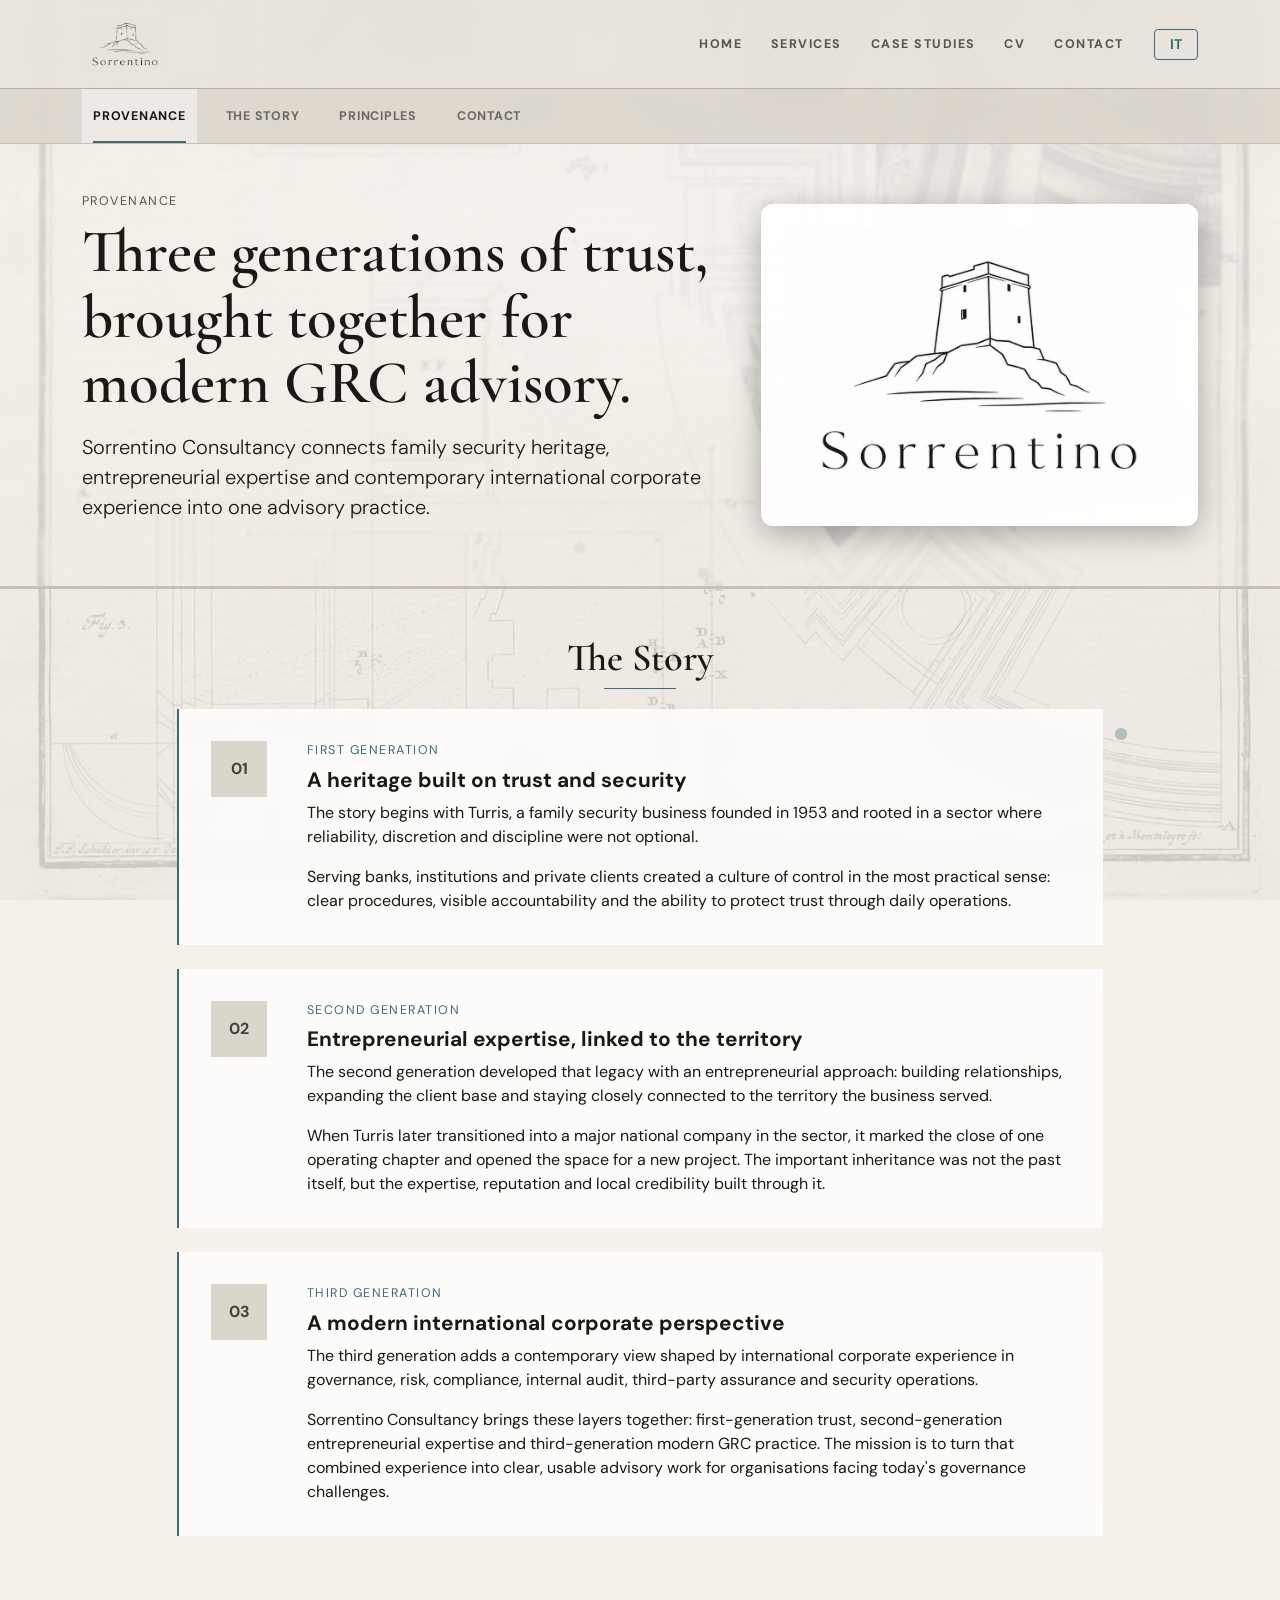
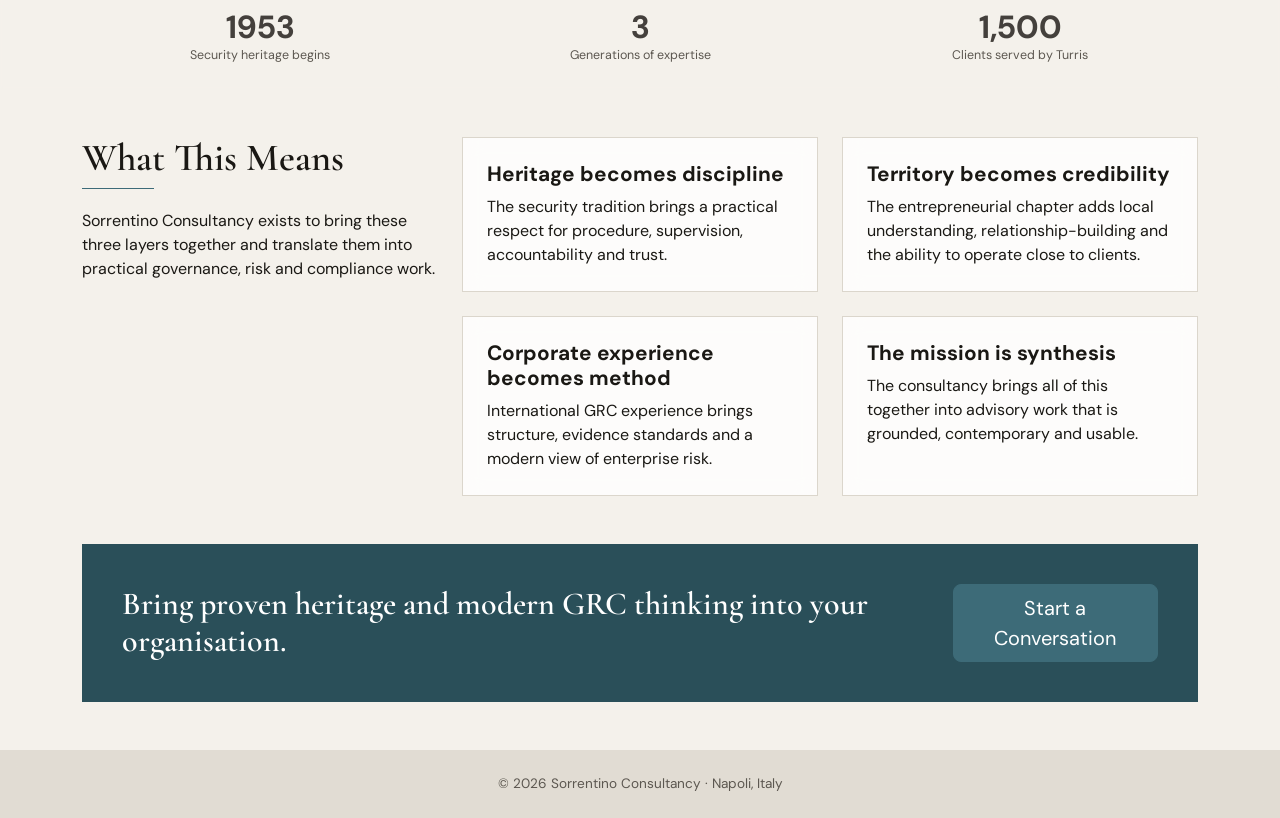
<file: about.html>
<!--
  ============================================================
  ABOUT PAGE — about.html
  ============================================================
  Provenance / heritage page for Sorrentino Consultancy.
  Linked from: navbar on all pages ("About" implied via story link)
              home.html §3 "Read our story →" link

  PAGE STRUCTURE:
  ┌─────────────────────────────────────────────────┐
  │  NAVBAR          — sticky top navigation         │
  │  SECTION-NAV     — in-page anchors (Provenance,  │
  │                    Story, Principles, Contact)    │
  ├─────────────────────────────────────────────────┤
  │  §1 HERO         — two-col: headline + logo panel│
  │  §2 THE STORY    — 3-chapter timeline (01/02/03) │
  │     ├ Ch.01 First Generation  — Turris heritage  │
  │     ├ Ch.02 Second Generation — entrepreneurial  │
  │     └ Ch.03 Third Generation  — modern GRC       │
  │  §3 STATS BAR    — 1953 / 3 generations / 1,500 │
  │  §4 PRINCIPLES   — 2-col: intro + 4 cards       │
  │  §5 CTA BAND     — call-to-action                │
  ├─────────────────────────────────────────────────┤
  │  FOOTER                                          │
  └─────────────────────────────────────────────────┘

  BODY CLASS: page-about  →  background: bg-about.jpg + glassmorphism
  CSS:   styles.css
  JS:    i18n.js  — EN/IT translation engine
  ============================================================
-->
<!DOCTYPE html>
<html lang="en">
<head>
    <!-- ── Meta & SEO ── -->
    <meta charset="UTF-8">
    <meta name="viewport" content="width=device-width, initial-scale=1.0">
    <meta name="description" content="About Sorrentino Consultancy: a governance, risk and compliance advisory practice shaped by three generations of security operations and modern GRC experience.">
    <meta property="og:title" content="About | Sorrentino Consultancy">
    <meta property="og:description" content="From a family security legacy to independent GRC advisory: the provenance behind Sorrentino Consultancy.">
    <meta property="og:type" content="website">
    <meta property="og:image" content="images/logo.png">

    <!-- ── Stylesheets ── -->
    <link href="https://cdn.jsdelivr.net/npm/bootstrap@5.3.8/dist/css/bootstrap.min.css" rel="stylesheet" integrity="sha384-sRIl4kxILFvY47J16cr9ZwB07vP4J8+LH7qKQnuqkuIAvNWLzeN8tE5YBujZqJLB" crossorigin="anonymous">
    <link href="styles.css" rel="stylesheet">
    <title>About | Sorrentino Consultancy</title>

    <!-- ── Fonts ── -->
    <link rel="preconnect" href="https://fonts.googleapis.com">
    <link rel="preconnect" href="https://fonts.gstatic.com" crossorigin>
    <link href="https://fonts.googleapis.com/css2?family=Cormorant+Garamond:ital,wght@0,400;0,600;0,700;1,400;1,600&family=DM+Sans:ital,opsz,wght@0,9..40,400;0,9..40,500;0,9..40,600;0,9..40,700;1,9..40,400&display=swap" rel="stylesheet">
    <link rel="icon" href="images/logo.png" type="image/png">
</head>

<!-- page-about class → activates bg-about.jpg background + glassmorphism -->
<body class="page-about">

    <!-- ══════════════════════════════════════════════
         NAVBAR — shared site navigation
         ══════════════════════════════════════════════ -->
    <nav class="navbar navbar-expand-lg navbar-light sticky-top" aria-label="Main navigation">
        <div class="container">
            <a class="navbar-brand d-inline-flex align-items-center" href="home.html" aria-label="Sorrentino Consultancy home">
                <img data-img="logo" alt="Sorrentino Consultancy" class="brand-logo" width="86" height="56">
            </a>
            <button class="navbar-toggler" type="button" data-bs-toggle="collapse" data-bs-target="#navMenu" aria-controls="navMenu" aria-expanded="false" aria-label="Toggle navigation menu">
                <span class="navbar-toggler-icon"></span>
            </button>
            <div class="collapse navbar-collapse" id="navMenu">
                <ul class="navbar-nav ms-auto mb-2 mb-lg-0">
                    <li class="nav-item"><a class="nav-link" href="home.html" data-i18n="nav.home">Home</a></li>
                    <li class="nav-item"><a class="nav-link" href="services.html" data-i18n="nav.services">Services</a></li>
                    <li class="nav-item"><a class="nav-link" href="case-studies.html" data-i18n="nav.casestudies">Case Studies</a></li>
                    <li class="nav-item"><a class="nav-link" href="cv.html" data-i18n="nav.cv">CV</a></li>
                    <li class="nav-item"><a class="nav-link" href="contact.html" data-i18n="nav.contact">Contact</a></li>
                </ul>
                <button id="languageToggle" onclick="this.dataset.i18nInlineHandled='1'; window.toggleLanguage && window.toggleLanguage()" class="btn btn-outline-primary btn-sm ms-lg-3 language-toggle" type="button" aria-label="Switch language">IT</button>
            </div>
        </div>
    </nav>

    <!-- ══════════════════════════════════════════════
         SECTION-NAV — in-page anchor navigation
         ══════════════════════════════════════════════ -->
    <nav class="section-nav" aria-label="About subnavigation">
        <div class="container">
            <a class="section-nav-link active" href="about.html#hero">Provenance</a>
            <a class="section-nav-link" href="about.html#about-story-title">The Story</a>
            <a class="section-nav-link" href="about.html#about-principles-title">Principles</a>
            <a class="section-nav-link" href="contact.html">Contact</a>
        </div>
    </nav>

    <main>

        <!-- ══════════════════════════════════════════════
             §1 HERO — two-column provenance hero
             Left: headline text | Right: logo panel
             CSS class: .about-hero .editorial-hero
             i18n keys: heroOverline, heroTitle, heroLead
             ══════════════════════════════════════════════ -->
        <section id="hero" class="about-hero editorial-hero">
            <div class="container py-5">
                <div class="row align-items-center g-5">
                    <div class="col-lg-7 text-white">
                        <p class="overline-text mb-2" data-i18n="heroOverline">Provenance</p>
                        <h1 class="hero-title" data-i18n="heroTitle">Three generations of trust, brought together for modern GRC advisory.</h1>
                        <p class="lead mt-3" data-i18n="heroLead">Sorrentino Consultancy connects family security heritage, entrepreneurial expertise and contemporary international corporate experience into one advisory practice.</p>
                    </div>
                    <div class="col-lg-5">
                        <div class="about-hero-panel">
                            <img data-img="logo" alt="Sorrentino Consultancy logo" class="about-hero-logo" width="455" height="320">
                        </div>
                    </div>
                </div>
            </div>
        </section>

        <!-- ══════════════════════════════════════════════
             §2 THE STORY — 3-chapter generational timeline
             CSS class: .about-timeline → .about-chapter (×3)
             Animated accent: floating dot (.animated-accent.dot)
             i18n keys: storyTitle, chapterOne*, chapterTwo*, chapterThree*
             ══════════════════════════════════════════════ -->
        <section class="container my-5" aria-labelledby="about-story-title">
            <div class="row justify-content-center">
                <div class="col-lg-10">
                    <h2 id="about-story-title" class="section-title text-center" data-i18n="storyTitle">The Story</h2>
                    <hr class="title-line mx-auto">
                    <div class="about-timeline">
                        <span class="animated-accent dot about-accent" aria-hidden="true"></span>

                        <!-- Chapter 01: First Generation — Turris security heritage (1953) -->
                        <article class="about-chapter">
                            <span class="about-chapter-marker">01</span>
                            <div>
                                <p class="overline-text text-accent mb-2" data-i18n="chapterOneLabel">First Generation</p>
                                <h3 data-i18n="chapterOneTitle">A heritage built on trust and security</h3>
                                <p data-i18n="chapterOneBodyOne">The story begins with Turris, a family security business founded in 1953 and rooted in a sector where reliability, discretion and discipline were not optional.</p>
                                <p data-i18n="chapterOneBodyTwo">Serving banks, institutions and private clients created a culture of control in the most practical sense: clear procedures, visible accountability and the ability to protect trust through daily operations.</p>
                            </div>
                        </article>

                        <!-- Chapter 02: Second Generation — entrepreneurial expansion -->
                        <article class="about-chapter">
                            <span class="about-chapter-marker">02</span>
                            <div>
                                <p class="overline-text text-accent mb-2" data-i18n="chapterTwoLabel">Second Generation</p>
                                <h3 data-i18n="chapterTwoTitle">Entrepreneurial expertise, linked to the territory</h3>
                                <p data-i18n="chapterTwoBodyOne">The second generation developed that legacy with an entrepreneurial approach: building relationships, expanding the client base and staying closely connected to the territory the business served.</p>
                                <p data-i18n="chapterTwoBodyTwo">When Turris later transitioned into a major national company in the sector, it marked the close of one operating chapter and opened the space for a new project. The important inheritance was not the past itself, but the expertise, reputation and local credibility built through it.</p>
                            </div>
                        </article>

                        <!-- Chapter 03: Third Generation — modern international GRC -->
                        <article class="about-chapter">
                            <span class="about-chapter-marker">03</span>
                            <div>
                                <p class="overline-text text-accent mb-2" data-i18n="chapterThreeLabel">Third Generation</p>
                                <h3 data-i18n="chapterThreeTitle">A modern international corporate perspective</h3>
                                <p data-i18n="chapterThreeBodyOne">The third generation adds a contemporary view shaped by international corporate experience in governance, risk, compliance, internal audit, third-party assurance and security operations.</p>
                                <p data-i18n="chapterThreeBodyTwo">Sorrentino Consultancy brings these layers together: first-generation trust, second-generation entrepreneurial expertise and third-generation modern GRC practice. The mission is to turn that combined experience into clear, usable advisory work for organisations facing today's governance challenges.</p>
                            </div>
                        </article>
                    </div>
                </div>
            </div>
        </section>

        <!-- ══════════════════════════════════════════════
             §3 STATS BAR — heritage highlights (3 stats)
             CSS class: .stats-bar
             i18n keys: statOne, statTwo, statThree
             ══════════════════════════════════════════════ -->
        <section class="stats-bar" aria-label="Heritage highlights">
            <div class="container">
                <div class="row text-center g-4 py-4">
                    <div class="col-6 col-md-4"><h2 class="stat-number">1953</h2><p class="stat-label" data-i18n="statOne">Security heritage begins</p></div>
                    <div class="col-6 col-md-4"><h2 class="stat-number">3</h2><p class="stat-label" data-i18n="statTwo">Generations of expertise</p></div>
                    <div class="col-12 col-md-4"><h2 class="stat-number">1,500</h2><p class="stat-label" data-i18n="statThree">Clients served by Turris</p></div>
                </div>
            </div>
        </section>

        <!-- ══════════════════════════════════════════════
             §4 PRINCIPLES — "What This Means" section
             Left column: intro text | Right column: 4 principle-cards in 2×2 grid
             CSS class: .principle-card (glassmorphism card)
             i18n keys: principlesTitle, principlesIntro, principleOne*, etc.
             ══════════════════════════════════════════════ -->
        <section class="container my-5" aria-labelledby="about-principles-title">
            <div class="row g-4 align-items-stretch">
                <div class="col-lg-4">
                    <h2 id="about-principles-title" class="section-title" data-i18n="principlesTitle">What This Means</h2>
                    <hr class="title-line">
                    <p class="mb-0" data-i18n="principlesIntro">Sorrentino Consultancy exists to bring these three layers together and translate them into practical governance, risk and compliance work.</p>
                </div>
                <div class="col-lg-8">
                    <div class="row g-4">
                        <div class="col-md-6">
                            <article class="principle-card">
                                <h3 data-i18n="principleOneTitle">Heritage becomes discipline</h3>
                                <p data-i18n="principleOneBody">The security tradition brings a practical respect for procedure, supervision, accountability and trust.</p>
                            </article>
                        </div>
                        <div class="col-md-6">
                            <article class="principle-card">
                                <h3 data-i18n="principleTwoTitle">Territory becomes credibility</h3>
                                <p data-i18n="principleTwoBody">The entrepreneurial chapter adds local understanding, relationship-building and the ability to operate close to clients.</p>
                            </article>
                        </div>
                        <div class="col-md-6">
                            <article class="principle-card">
                                <h3 data-i18n="principleThreeTitle">Corporate experience becomes method</h3>
                                <p data-i18n="principleThreeBody">International GRC experience brings structure, evidence standards and a modern view of enterprise risk.</p>
                            </article>
                        </div>
                        <div class="col-md-6">
                            <article class="principle-card">
                                <h3 data-i18n="principleFourTitle">The mission is synthesis</h3>
                                <p data-i18n="principleFourBody">The consultancy brings all of this together into advisory work that is grounded, contemporary and usable.</p>
                            </article>
                        </div>
                    </div>
                </div>
            </div>
        </section>

        <!-- ══════════════════════════════════════════════
             §5 CTA BAND — call-to-action
             ══════════════════════════════════════════════ -->
        <section class="container my-5">
            <div class="cta-band d-md-flex justify-content-between align-items-center">
                <h2 class="h3 mb-3 mb-md-0" data-i18n="ctaTitle">Bring proven heritage and modern GRC thinking into your organisation.</h2>
                <a href="contact.html" class="btn btn-primary btn-lg" data-i18n="ctaButton">Start a Conversation</a>
            </div>
        </section>
    </main>

    <!-- ══════════════════════════════════════════════
         FOOTER
         ══════════════════════════════════════════════ -->
    <footer class="text-center py-4">
        <p class="mb-0">© 2026 Sorrentino Consultancy · Napoli, Italy</p>
    </footer>

    <!-- ══════════════════════════════════════════════
         SCRIPTS
         1. i18n.js     — EN/IT translation engine
         2. Bootstrap   — navbar collapse
         ══════════════════════════════════════════════ -->
    <script src="images.js"></script>
    <script src="i18n.js"></script>
    <script src="https://cdn.jsdelivr.net/npm/bootstrap@5.3.8/dist/js/bootstrap.bundle.min.js" integrity="sha384-FKyoEForCGlyvwx9Hj09JcYn3nv7wiPVlz7YYwJrWVcXK/BmnVDxM+D2scQbITxI" crossorigin="anonymous"></script>
</body>
</html>
</file>
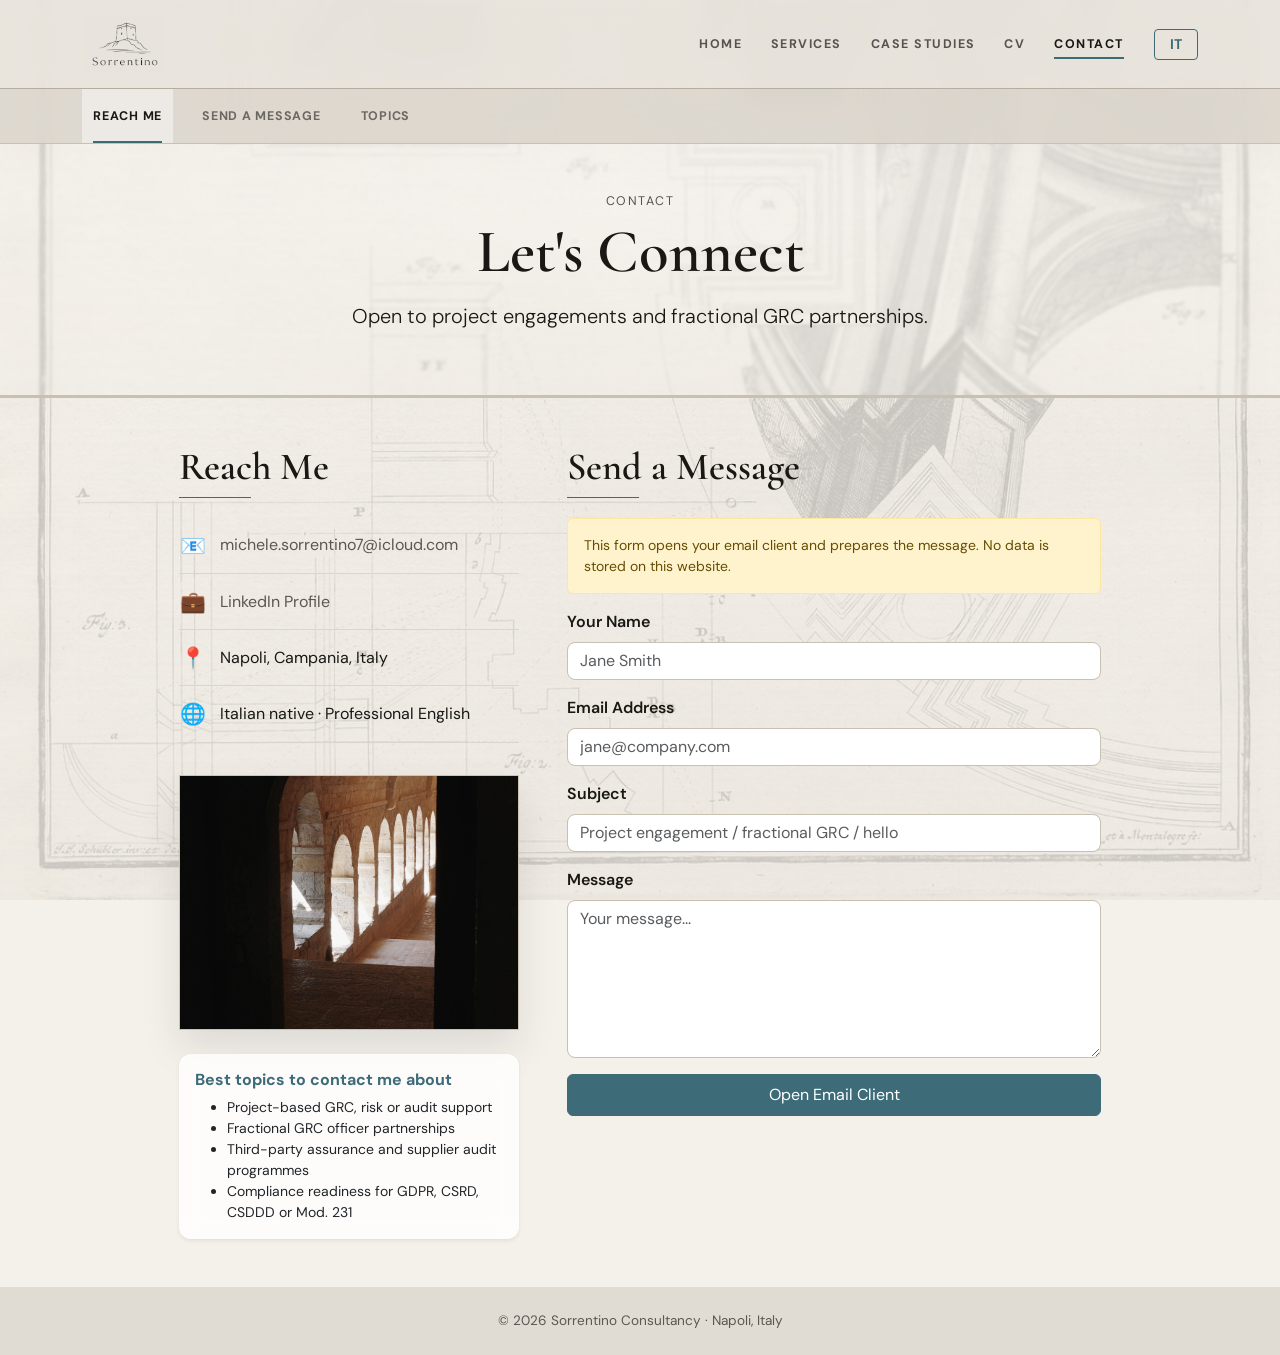
<file: contact.html>
<!--
  ============================================================
  CONTACT PAGE — contact.html
  ============================================================
  Contact information and mailto-based message form.
  Linked from: navbar on all pages, CTA sections across site

  PAGE STRUCTURE:
  ┌─────────────────────────────────────────────────┐
  │  NAVBAR          — sticky top navigation         │
  │  SECTION-NAV     — Reach Me, Send a Message,     │
  │                    Topics                         │
  ├─────────────────────────────────────────────────┤
  │  §1 HERO         — centered headline             │
  │  §2 CONTACT AREA — 2-column layout               │
  │     ├ Left col (col-lg-4):                       │
  │     │   ├ #reach  — contact links (email, LI, etc)│
  │     │   ├ Image frame                            │
  │     │   └ #topics — "Best topics" card           │
  │     └ Right col (col-lg-6):                      │
  │         └ #message — contact form (mailto-based) │
  ├─────────────────────────────────────────────────┤
  │  FOOTER                                          │
  └─────────────────────────────────────────────────┘

  FORM: Client-side only — builds a mailto: link from form fields.
  No data is stored server-side. Uses HTML5 validation (novalidate +
  Bootstrap .was-validated for custom styling).

  BODY CLASS: page-contact  →  background: bg-contact.jpg + glassmorphism
  CSS:   styles.css
  JS:    Inline  — Form submit handler (builds mailto: link)
         i18n.js — EN/IT translation engine
  ============================================================
-->
<!DOCTYPE html>
<html lang="en">
<head>
    <!-- ── Meta & SEO ── -->
    <meta charset="UTF-8">
    <meta name="viewport" content="width=device-width, initial-scale=1.0">
    <meta name="description" content="Contact Sorrentino Consultancy for project engagements and fractional GRC partnerships.">

    <!-- ── Stylesheets ── -->
    <link href="https://cdn.jsdelivr.net/npm/bootstrap@5.3.8/dist/css/bootstrap.min.css" rel="stylesheet" integrity="sha384-sRIl4kxILFvY47J16cr9ZwB07vP4J8+LH7qKQnuqkuIAvNWLzeN8tE5YBujZqJLB" crossorigin="anonymous">
    <link href="styles.css" rel="stylesheet">
    <title>Contact | Sorrentino Consultancy</title>

    <!-- ── Fonts ── -->
    <link rel="preconnect" href="https://fonts.googleapis.com">
    <link rel="preconnect" href="https://fonts.gstatic.com" crossorigin>
    <link href="https://fonts.googleapis.com/css2?family=Cormorant+Garamond:ital,wght@0,400;0,600;0,700;1,400;1,600&family=DM+Sans:ital,opsz,wght@0,9..40,400;0,9..40,500;0,9..40,600;0,9..40,700;1,9..40,400&display=swap" rel="stylesheet">
    <link rel="icon" href="images/logo.png" type="image/png">
</head>

<!-- page-contact class → activates bg-contact.jpg background + glassmorphism -->
<body class="page-contact">

    <!-- ══════════════════════════════════════════════
         NAVBAR — shared site navigation
         ══════════════════════════════════════════════ -->
    <nav class="navbar navbar-expand-lg navbar-light sticky-top" aria-label="Main navigation">
        <div class="container">
            <a class="navbar-brand d-inline-flex align-items-center" href="home.html" aria-label="Sorrentino Consultancy home">
                <img data-img="logo" alt="Sorrentino Consultancy" class="brand-logo" width="86" height="56">
            </a>
            <button class="navbar-toggler" type="button" data-bs-toggle="collapse" data-bs-target="#navMenu" aria-controls="navMenu" aria-expanded="false" aria-label="Toggle navigation menu">
                <span class="navbar-toggler-icon"></span>
            </button>
            <div class="collapse navbar-collapse" id="navMenu">
                <ul class="navbar-nav ms-auto mb-2 mb-lg-0">
                    <li class="nav-item"><a class="nav-link" href="home.html" data-i18n="nav.home">Home</a></li>
                    <li class="nav-item"><a class="nav-link" href="services.html" data-i18n="nav.services">Services</a></li>
                    <li class="nav-item"><a class="nav-link" href="case-studies.html" data-i18n="nav.casestudies">Case Studies</a></li>
                    <li class="nav-item"><a class="nav-link" href="cv.html" data-i18n="nav.cv">CV</a></li>
                    <li class="nav-item"><a class="nav-link active" href="contact.html" aria-current="page" data-i18n="nav.contact">Contact</a></li>
                </ul>
                <button id="languageToggle" onclick="this.dataset.i18nInlineHandled='1'; window.toggleLanguage && window.toggleLanguage()" class="btn btn-outline-primary btn-sm ms-lg-3 language-toggle" type="button" aria-label="Switch language">IT</button>
            </div>
        </div>
    </nav>

    <!-- ══════════════════════════════════════════════
         SECTION-NAV
         ══════════════════════════════════════════════ -->
    <nav class="section-nav" aria-label="Contact subnavigation"><div class="container"><a class="section-nav-link active" href="contact.html#reach">Reach Me</a><a class="section-nav-link" href="contact.html#message">Send a Message</a><a class="section-nav-link" href="contact.html#topics">Topics</a></div></nav>

    <main>

        <!-- ══════════════════════════════════════════════
             §1 HERO — centered headline
             CSS class: .editorial-hero
             ══════════════════════════════════════════════ -->
        <section id="hero" class="editorial-hero"><div class="container text-white text-center py-5"><p class="overline-text mb-2">Contact</p><h1 class="hero-title">Let's Connect</h1><p class="lead mx-auto mt-3 measure-wide">Open to project engagements and fractional GRC partnerships.</p></div></section>

        <!-- ══════════════════════════════════════════════
             §2 CONTACT AREA — two-column layout
             Left (col-lg-4): contact links, image, topics card
             Right (col-lg-6): contact form → builds mailto: link
             ══════════════════════════════════════════════ -->
        <section class="container my-5">
            <div class="row g-5 justify-content-center">

                <!-- ── Left column: contact info ── -->
                <div class="col-lg-4">
                    <h2 id="reach" class="section-title">Reach Me</h2>
                    <hr class="title-line">
                    <ul class="contact-links">
                        <li><span class="contact-icon" aria-hidden="true">📧</span><a href="mailto:michele.sorrentino7@icloud.com">michele.sorrentino7@icloud.com</a></li>
                        <li><span class="contact-icon" aria-hidden="true">💼</span><a href="https://www.linkedin.com/in/michelesorrentino7" target="_blank" rel="noopener noreferrer">LinkedIn Profile</a></li>
                        <li><span class="contact-icon" aria-hidden="true">📍</span><span>Napoli, Campania, Italy</span></li>
                        <li><span class="contact-icon" aria-hidden="true">🌐</span><span>Italian native · Professional English</span></li>
                    </ul>
                    <figure class="contact-image-frame">
                        <img data-img="contact-desk" alt="Doorway opening into a warmly lit stone corridor" loading="lazy" decoding="async" onerror="this.closest('.contact-image-frame').classList.add('is-missing');this.remove();">
                    </figure>
                    <!-- Topics card -->
                    <div id="topics" class="card shadow-sm mt-4"><div class="card-body"><h3 class="h6 fw-bold text-accent">Best topics to contact me about</h3><ul class="small mb-0"><li>Project-based GRC, risk or audit support</li><li>Fractional GRC officer partnerships</li><li>Third-party assurance and supplier audit programmes</li><li>Compliance readiness for GDPR, CSRD, CSDDD or Mod. 231</li></ul></div></div>
                </div>

                <!-- ── Right column: contact form ── -->
                <div class="col-lg-6">
                    <h2 id="message" class="section-title">Send a Message</h2>
                    <hr class="title-line">
                    <!-- Warning: form uses mailto:, no server storage -->
                    <div class="alert alert-warning small" role="alert">This form opens your email client and prepares the message. No data is stored on this website.</div>
                    <form id="contactForm" novalidate>
                        <div class="mb-3"><label for="nameInput" class="form-label fw-semibold">Your Name</label><input type="text" class="form-control" id="nameInput" name="name" placeholder="Jane Smith" autocomplete="name" required><div class="invalid-feedback">Please enter your name.</div></div>
                        <div class="mb-3"><label for="emailInput" class="form-label fw-semibold">Email Address</label><input type="email" class="form-control" id="emailInput" name="email" placeholder="jane@company.com" autocomplete="email" required><div class="invalid-feedback">Please enter a valid email address.</div></div>
                        <div class="mb-3"><label for="subjectInput" class="form-label fw-semibold">Subject</label><input type="text" class="form-control" id="subjectInput" name="subject" placeholder="Project engagement / fractional GRC / hello" required><div class="invalid-feedback">Please enter a subject.</div></div>
                        <div class="mb-3"><label for="messageInput" class="form-label fw-semibold">Message</label><textarea class="form-control" id="messageInput" name="message" rows="6" placeholder="Your message..." required></textarea><div class="invalid-feedback">Please write your message.</div></div>
                        <button type="submit" class="btn btn-primary w-100 py-2">Open Email Client</button>
                    </form>
                </div>
            </div>
        </section>
    </main>

    <!-- ══════════════════════════════════════════════
         FOOTER
         ══════════════════════════════════════════════ -->
    <footer class="text-center py-4"><p class="mb-0">© 2026 Sorrentino Consultancy · Napoli, Italy</p></footer>

    <!-- ══════════════════════════════════════════════
         SCRIPTS
         1. Inline  — Contact form submit handler:
                      - Prevents default submit
                      - Runs HTML5 validation (adds .was-validated)
                      - Constructs mailto: link from field values
                      - Redirects to mailto: to open email client
         2. i18n.js — EN/IT translation engine
         3. Bootstrap JS — navbar collapse, form validation styles
         ══════════════════════════════════════════════ -->
    <script>
        /* Contact form: validates fields, then constructs and opens a
           mailto: link with the form data. No server-side processing. */
        const form = document.getElementById('contactForm');
        form.addEventListener('submit', function (event) {
            event.preventDefault();
            if (!form.checkValidity()) {
                form.classList.add('was-validated');
                return;
            }
            const name = document.getElementById('nameInput').value.trim();
            const email = document.getElementById('emailInput').value.trim();
            const subject = document.getElementById('subjectInput').value.trim();
            const message = document.getElementById('messageInput').value.trim();
            const body = [message, '', '---', 'From: ' + name, 'Email: ' + email].join('\n');
            const mailtoLink = 'mailto:michele.sorrentino7@icloud.com' + '?subject=' + encodeURIComponent(subject) + '&body=' + encodeURIComponent(body);
            window.location.href = mailtoLink;
        });
    </script>
    <script src="images.js"></script>
    <script src="i18n.js"></script>
    <script src="https://cdn.jsdelivr.net/npm/bootstrap@5.3.8/dist/js/bootstrap.bundle.min.js" integrity="sha384-FKyoEForCGlyvwx9Hj09JcYn3nv7wiPVlz7YYwJrWVcXK/BmnVDxM+D2scQbITxI" crossorigin="anonymous"></script>
</body>
</html>
</file>
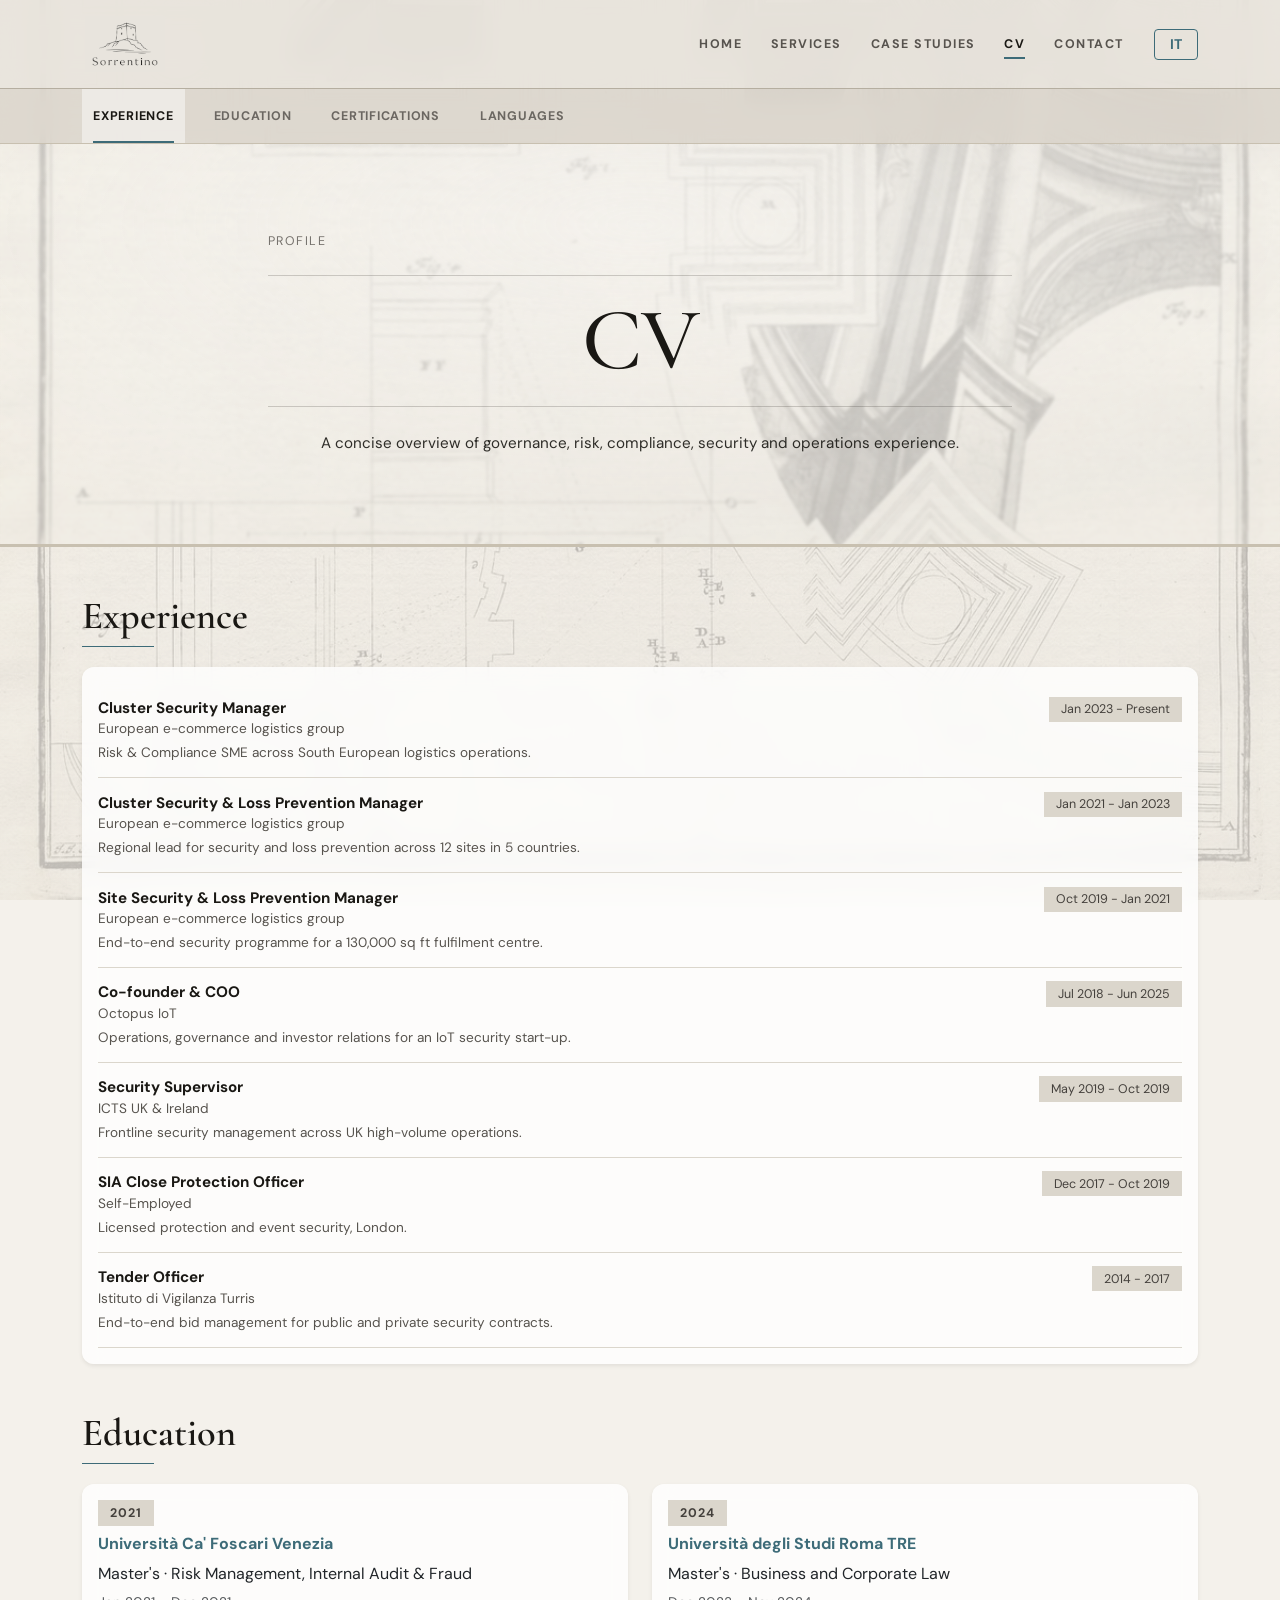
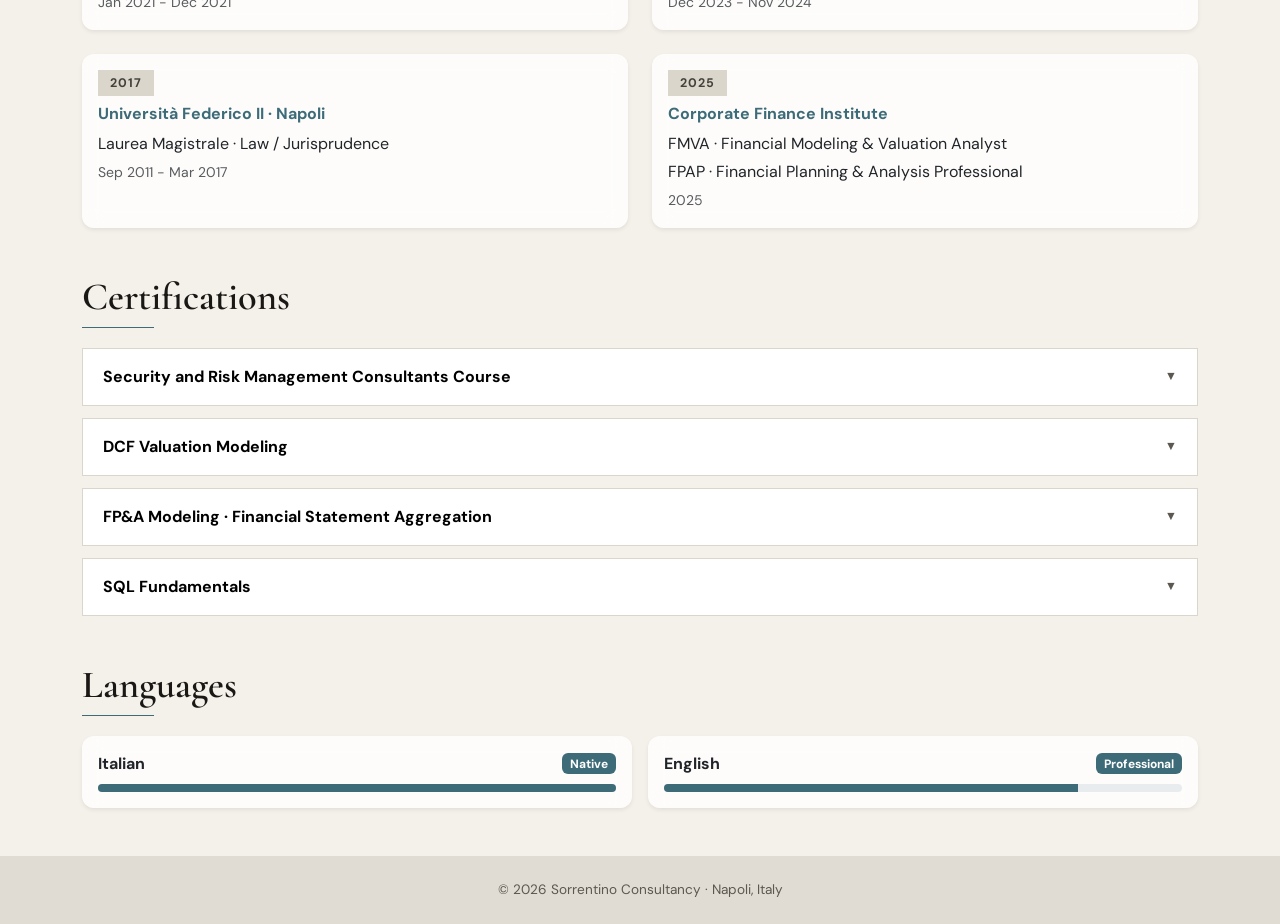
<file: cv.html>
<!--
  ============================================================
  CV PAGE — cv.html
  ============================================================
  Professional CV / resume for Michele Sorrentino.
  Linked from: navbar on all pages

  PAGE STRUCTURE:
  ┌─────────────────────────────────────────────────┐
  │  NAVBAR          — sticky top navigation         │
  │  SECTION-NAV     — Experience, Education,        │
  │                    Certifications, Languages      │
  ├─────────────────────────────────────────────────┤
  │  §1 MASTHEAD     — hero headline ("CV")          │
  │  §2 EXPERIENCE   — 7 role entries in a card      │
  │  §3 EDUCATION    — 4 cards in 2-col grid         │
  │  §4 CERTIFICATIONS — 4 accordion .cert-card items│
  │  §5 LANGUAGES    — 2 progress bar cards          │
  ├─────────────────────────────────────────────────┤
  │  FOOTER                                          │
  └─────────────────────────────────────────────────┘

  BODY CLASS: page-cv  →  background: bg-cv.jpg + glassmorphism
  CSS:   styles.css
  JS:    Inline  — Certification accordion toggle (.cert-header click)
         i18n.js — EN/IT translation engine
  ============================================================
-->
<!DOCTYPE html>
<html lang="en">
<head>
    <!-- ── Meta & SEO ── -->
    <meta charset="UTF-8">
    <meta name="viewport" content="width=device-width, initial-scale=1.0">
    <meta name="description" content="Lean CV for Michele Sorrentino, independent GRC advisor and founder of Sorrentino Consultancy.">

    <!-- ── Stylesheets ── -->
    <link href="https://cdn.jsdelivr.net/npm/bootstrap@5.3.8/dist/css/bootstrap.min.css" rel="stylesheet" integrity="sha384-sRIl4kxILFvY47J16cr9ZwB07vP4J8+LH7qKQnuqkuIAvNWLzeN8tE5YBujZqJLB" crossorigin="anonymous">
    <link href="styles.css" rel="stylesheet">
    <title>CV | Sorrentino Consultancy</title>

    <!-- ── Fonts ── -->
    <link rel="preconnect" href="https://fonts.googleapis.com">
    <link rel="preconnect" href="https://fonts.gstatic.com" crossorigin>
    <link href="https://fonts.googleapis.com/css2?family=Cormorant+Garamond:ital,wght@0,400;0,600;0,700;1,400;1,600&family=DM+Sans:ital,opsz,wght@0,9..40,400;0,9..40,500;0,9..40,600;0,9..40,700;1,9..40,400&display=swap" rel="stylesheet">
    <link rel="icon" href="images/logo.png" type="image/png">
</head>

<!-- page-cv class → activates bg-cv.jpg background + glassmorphism -->
<body class="page-cv">

    <!-- ══════════════════════════════════════════════
         NAVBAR — shared site navigation
         ══════════════════════════════════════════════ -->
    <nav class="navbar navbar-expand-lg navbar-light sticky-top" aria-label="Main navigation">
        <div class="container">
            <a class="navbar-brand d-inline-flex align-items-center" href="home.html" aria-label="Sorrentino Consultancy home">
                <img data-img="logo" alt="Sorrentino Consultancy" class="brand-logo" width="86" height="56">
            </a>
            <button class="navbar-toggler" type="button" data-bs-toggle="collapse" data-bs-target="#navMenu" aria-controls="navMenu" aria-expanded="false" aria-label="Toggle navigation menu">
                <span class="navbar-toggler-icon"></span>
            </button>
            <div class="collapse navbar-collapse" id="navMenu">
                <ul class="navbar-nav ms-auto mb-2 mb-lg-0">
                    <li class="nav-item"><a class="nav-link" href="home.html" data-i18n="nav.home">Home</a></li>
                    <li class="nav-item"><a class="nav-link" href="services.html" data-i18n="nav.services">Services</a></li>
                    <li class="nav-item"><a class="nav-link" href="case-studies.html" data-i18n="nav.casestudies">Case Studies</a></li>
                    <li class="nav-item"><a class="nav-link active" href="cv.html" aria-current="page" data-i18n="nav.cv">CV</a></li>
                    <li class="nav-item"><a class="nav-link" href="contact.html" data-i18n="nav.contact">Contact</a></li>
                </ul>
                <button id="languageToggle" onclick="this.dataset.i18nInlineHandled='1'; window.toggleLanguage && window.toggleLanguage()" class="btn btn-outline-primary btn-sm ms-lg-3 language-toggle" type="button" aria-label="Switch language">IT</button>
            </div>
        </div>
    </nav>

    <!-- ══════════════════════════════════════════════
         SECTION-NAV — quick-jump to CV sections
         ══════════════════════════════════════════════ -->
    <nav class="section-nav" aria-label="CV subnavigation"><div class="container"><a class="section-nav-link active" href="cv.html#experience">Experience</a><a class="section-nav-link" href="cv.html#education">Education</a><a class="section-nav-link" href="cv.html#certifications">Certifications</a><a class="section-nav-link" href="cv.html#languages">Languages</a></div></nav>

    <main>

        <!-- ══════════════════════════════════════════════
             §1 MASTHEAD — hero section
             ══════════════════════════════════════════════ -->
        <section id="masthead" class="homepage-masthead">
            <div class="container masthead-container">
                <div class="masthead-meta">
                    <span class="overline-text">Profile</span>
                </div>
                <div class="cover-rule" aria-hidden="true"></div>
                <h1 class="masthead-title">CV</h1>
                <div class="cover-rule" aria-hidden="true"></div>
                <p class="masthead-lead">A concise overview of governance, risk, compliance, security and operations experience.</p>
            </div>
        </section>

        <section class="container my-5">

            <!-- ══════════════════════════════════════════════
                 §2 EXPERIENCE — 7 role entries
                 Each .cv-experience-item: role, company, one-liner, date badge
                 Wrapped in a single Bootstrap .card
                 ══════════════════════════════════════════════ -->
            <h2 id="experience" class="section-title">Experience</h2>
            <hr class="title-line">
            <div class="card shadow-sm"><div class="card-body">
                <article class="cv-experience-item"><div><div class="cv-role">Cluster Security Manager</div><div class="cv-company">European e-commerce logistics group</div><div class="cv-oneliner">Risk &amp; Compliance SME across South European logistics operations.</div></div><span class="cv-date-badge">Jan 2023 - Present</span></article>
                <article class="cv-experience-item"><div><div class="cv-role">Cluster Security &amp; Loss Prevention Manager</div><div class="cv-company">European e-commerce logistics group</div><div class="cv-oneliner">Regional lead for security and loss prevention across 12 sites in 5 countries.</div></div><span class="cv-date-badge">Jan 2021 - Jan 2023</span></article>
                <article class="cv-experience-item"><div><div class="cv-role">Site Security &amp; Loss Prevention Manager</div><div class="cv-company">European e-commerce logistics group</div><div class="cv-oneliner">End-to-end security programme for a 130,000 sq ft fulfilment centre.</div></div><span class="cv-date-badge">Oct 2019 - Jan 2021</span></article>
                <article class="cv-experience-item"><div><div class="cv-role">Co-founder &amp; COO</div><div class="cv-company">Octopus IoT</div><div class="cv-oneliner">Operations, governance and investor relations for an IoT security start-up.</div></div><span class="cv-date-badge">Jul 2018 - Jun 2025</span></article>
                <article class="cv-experience-item"><div><div class="cv-role">Security Supervisor</div><div class="cv-company">ICTS UK &amp; Ireland</div><div class="cv-oneliner">Frontline security management across UK high-volume operations.</div></div><span class="cv-date-badge">May 2019 - Oct 2019</span></article>
                <article class="cv-experience-item"><div><div class="cv-role">SIA Close Protection Officer</div><div class="cv-company">Self-Employed</div><div class="cv-oneliner">Licensed protection and event security, London.</div></div><span class="cv-date-badge">Dec 2017 - Oct 2019</span></article>
                <article class="cv-experience-item"><div><div class="cv-role">Tender Officer</div><div class="cv-company">Istituto di Vigilanza Turris</div><div class="cv-oneliner">End-to-end bid management for public and private security contracts.</div></div><span class="cv-date-badge">2014 - 2017</span></article>
            </div></div>

            <!-- ══════════════════════════════════════════════
                 §3 EDUCATION — 4 cards in 2-col grid
                 Each card: year badge, university, programme, dates
                 ══════════════════════════════════════════════ -->
            <h2 id="education" class="section-title mt-5">Education</h2>
            <hr class="title-line">
            <div class="row g-4">
                <div class="col-md-6"><article class="card h-100 shadow-sm"><div class="card-body"><span class="edu-year">2021</span><h3 class="h6 fw-bold text-accent">Università Ca' Foscari Venezia</h3><p class="mb-1">Master's · Risk Management, Internal Audit &amp; Fraud</p><small class="text-muted">Jan 2021 - Dec 2021</small></div></article></div>
                <div class="col-md-6"><article class="card h-100 shadow-sm"><div class="card-body"><span class="edu-year">2024</span><h3 class="h6 fw-bold text-accent">Università degli Studi Roma TRE</h3><p class="mb-1">Master's · Business and Corporate Law</p><small class="text-muted">Dec 2023 - Nov 2024</small></div></article></div>
                <div class="col-md-6"><article class="card h-100 shadow-sm"><div class="card-body"><span class="edu-year">2017</span><h3 class="h6 fw-bold text-accent">Università Federico II · Napoli</h3><p class="mb-1">Laurea Magistrale · Law / Jurisprudence</p><small class="text-muted">Sep 2011 - Mar 2017</small></div></article></div>
                <div class="col-md-6"><article class="card h-100 shadow-sm"><div class="card-body"><span class="edu-year">2025</span><h3 class="h6 fw-bold text-accent">Corporate Finance Institute</h3><p class="mb-1">FMVA · Financial Modeling &amp; Valuation Analyst</p><p class="mb-1">FPAP · Financial Planning &amp; Analysis Professional</p><small class="text-muted">2025</small></div></article></div>
            </div>

            <!-- ══════════════════════════════════════════════
                 §4 CERTIFICATIONS — 4 accordion items
                 Each .cert-card: .cert-header (button) + .cert-body (hidden content)
                 JS toggles .open class on click for expand/collapse
                 ══════════════════════════════════════════════ -->
            <h2 id="certifications" class="section-title mt-5">Certifications</h2>
            <hr class="title-line">
            <div class="cert-card"><button class="cert-header" type="button" aria-expanded="false"><span class="fw-bold">Security and Risk Management Consultants Course</span><span class="cert-chevron">▼</span></button><div class="cert-body">Professional programme focused on security risk consulting, assessment methodology, protective security planning and client-facing advisory practice.</div></div>
            <div class="cert-card"><button class="cert-header" type="button" aria-expanded="false"><span class="fw-bold">DCF Valuation Modeling</span><span class="cert-chevron">▼</span></button><div class="cert-body">Financial modeling training covering discounted cash flow valuation, assumptions, forecast drivers, sensitivity analysis and valuation outputs.</div></div>
            <div class="cert-card"><button class="cert-header" type="button" aria-expanded="false"><span class="fw-bold">FP&amp;A Modeling · Financial Statement Aggregation</span><span class="cert-chevron">▼</span></button><div class="cert-body">Planning and analysis training covering financial statement consolidation, operating forecasts, performance analysis and management reporting models.</div></div>
            <div class="cert-card"><button class="cert-header" type="button" aria-expanded="false"><span class="fw-bold">SQL Fundamentals</span><span class="cert-chevron">▼</span></button><div class="cert-body">Core SQL training covering data retrieval, filtering, joins, aggregation and practical query logic for analysis and reporting.</div></div>

            <!-- ══════════════════════════════════════════════
                 §5 LANGUAGES — 2 progress bar cards
                 Bootstrap .progress component with custom .bg-accent color
                 ══════════════════════════════════════════════ -->
            <h2 id="languages" class="section-title mt-5">Languages</h2>
            <hr class="title-line">
            <div class="row g-3">
                <div class="col-md-6"><div class="card shadow-sm"><div class="card-body"><div class="d-flex justify-content-between align-items-center mb-2"><span class="fw-bold">Italian</span><span class="badge bg-accent">Native</span></div><div class="progress" style="height: 8px;" role="progressbar" aria-label="Italian language proficiency" aria-valuenow="100" aria-valuemin="0" aria-valuemax="100"><div class="progress-bar bg-accent" style="width: 100%"></div></div></div></div></div>
                <div class="col-md-6"><div class="card shadow-sm"><div class="card-body"><div class="d-flex justify-content-between align-items-center mb-2"><span class="fw-bold">English</span><span class="badge bg-accent">Professional</span></div><div class="progress" style="height: 8px;" role="progressbar" aria-label="English language proficiency" aria-valuenow="80" aria-valuemin="0" aria-valuemax="100"><div class="progress-bar bg-accent" style="width: 80%"></div></div></div></div></div>
            </div>
        </section>
    </main>

    <!-- ══════════════════════════════════════════════
         FOOTER
         ══════════════════════════════════════════════ -->
    <footer class="text-center py-4"><p class="mb-0">© 2026 Sorrentino Consultancy · Napoli, Italy</p></footer>

    <!-- ══════════════════════════════════════════════
         SCRIPTS
         1. Inline  — Certification accordion: toggles .open class
                      on .cert-body and .cert-chevron, updates aria-expanded
         2. i18n.js — EN/IT translation engine
         3. Bootstrap JS — navbar collapse, progress bars
         ══════════════════════════════════════════════ -->
    <script>
        /* Certification accordion: each .cert-header button toggles
           its sibling .cert-body open/closed via .open class. */
        document.querySelectorAll('.cert-header').forEach((button) => {
            button.addEventListener('click', () => {
                const body = button.nextElementSibling;
                const chevron = button.querySelector('.cert-chevron');
                const isOpen = body.classList.toggle('open');
                chevron.classList.toggle('open', isOpen);
                button.setAttribute('aria-expanded', String(isOpen));
            });
        });
    </script>
    <script src="images.js"></script>
    <script src="i18n.js"></script>
    <script src="https://cdn.jsdelivr.net/npm/bootstrap@5.3.8/dist/js/bootstrap.bundle.min.js" integrity="sha384-FKyoEForCGlyvwx9Hj09JcYn3nv7wiPVlz7YYwJrWVcXK/BmnVDxM+D2scQbITxI" crossorigin="anonymous"></script>
</body>
</html>
</file>
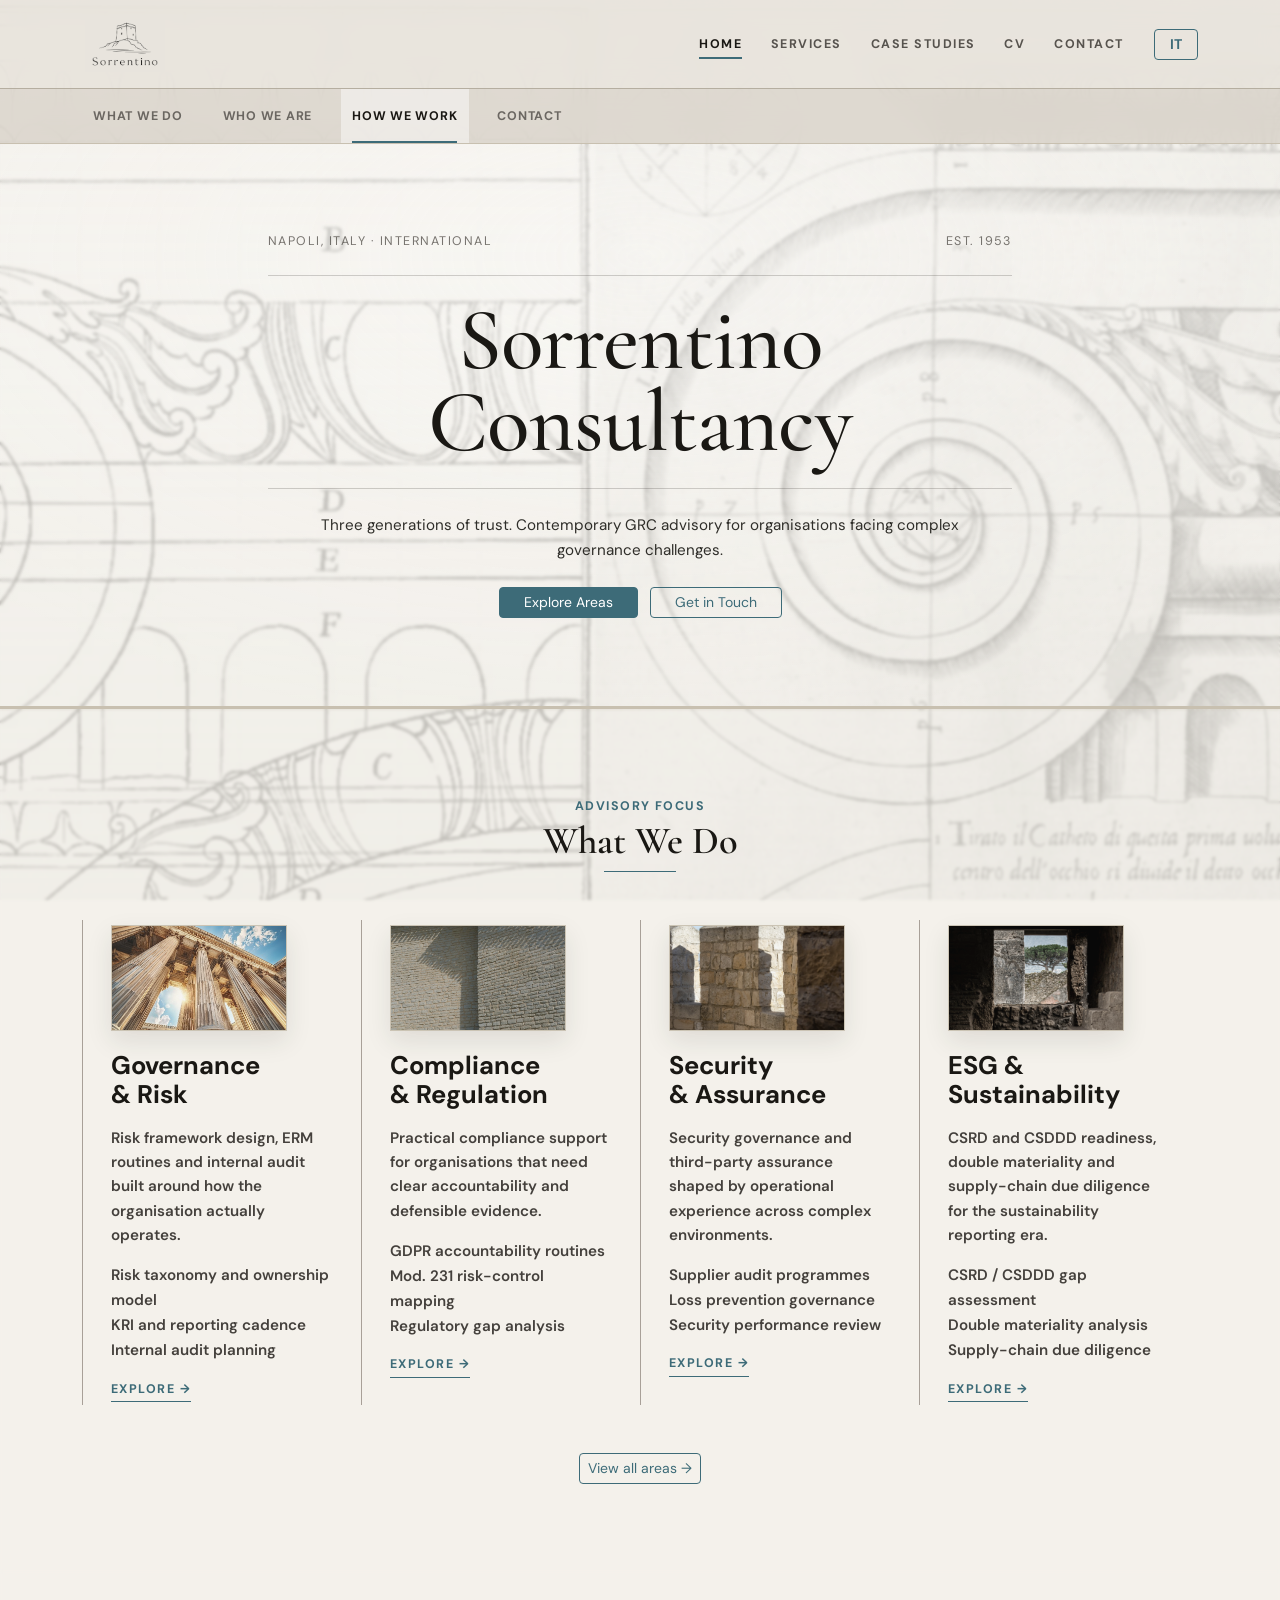
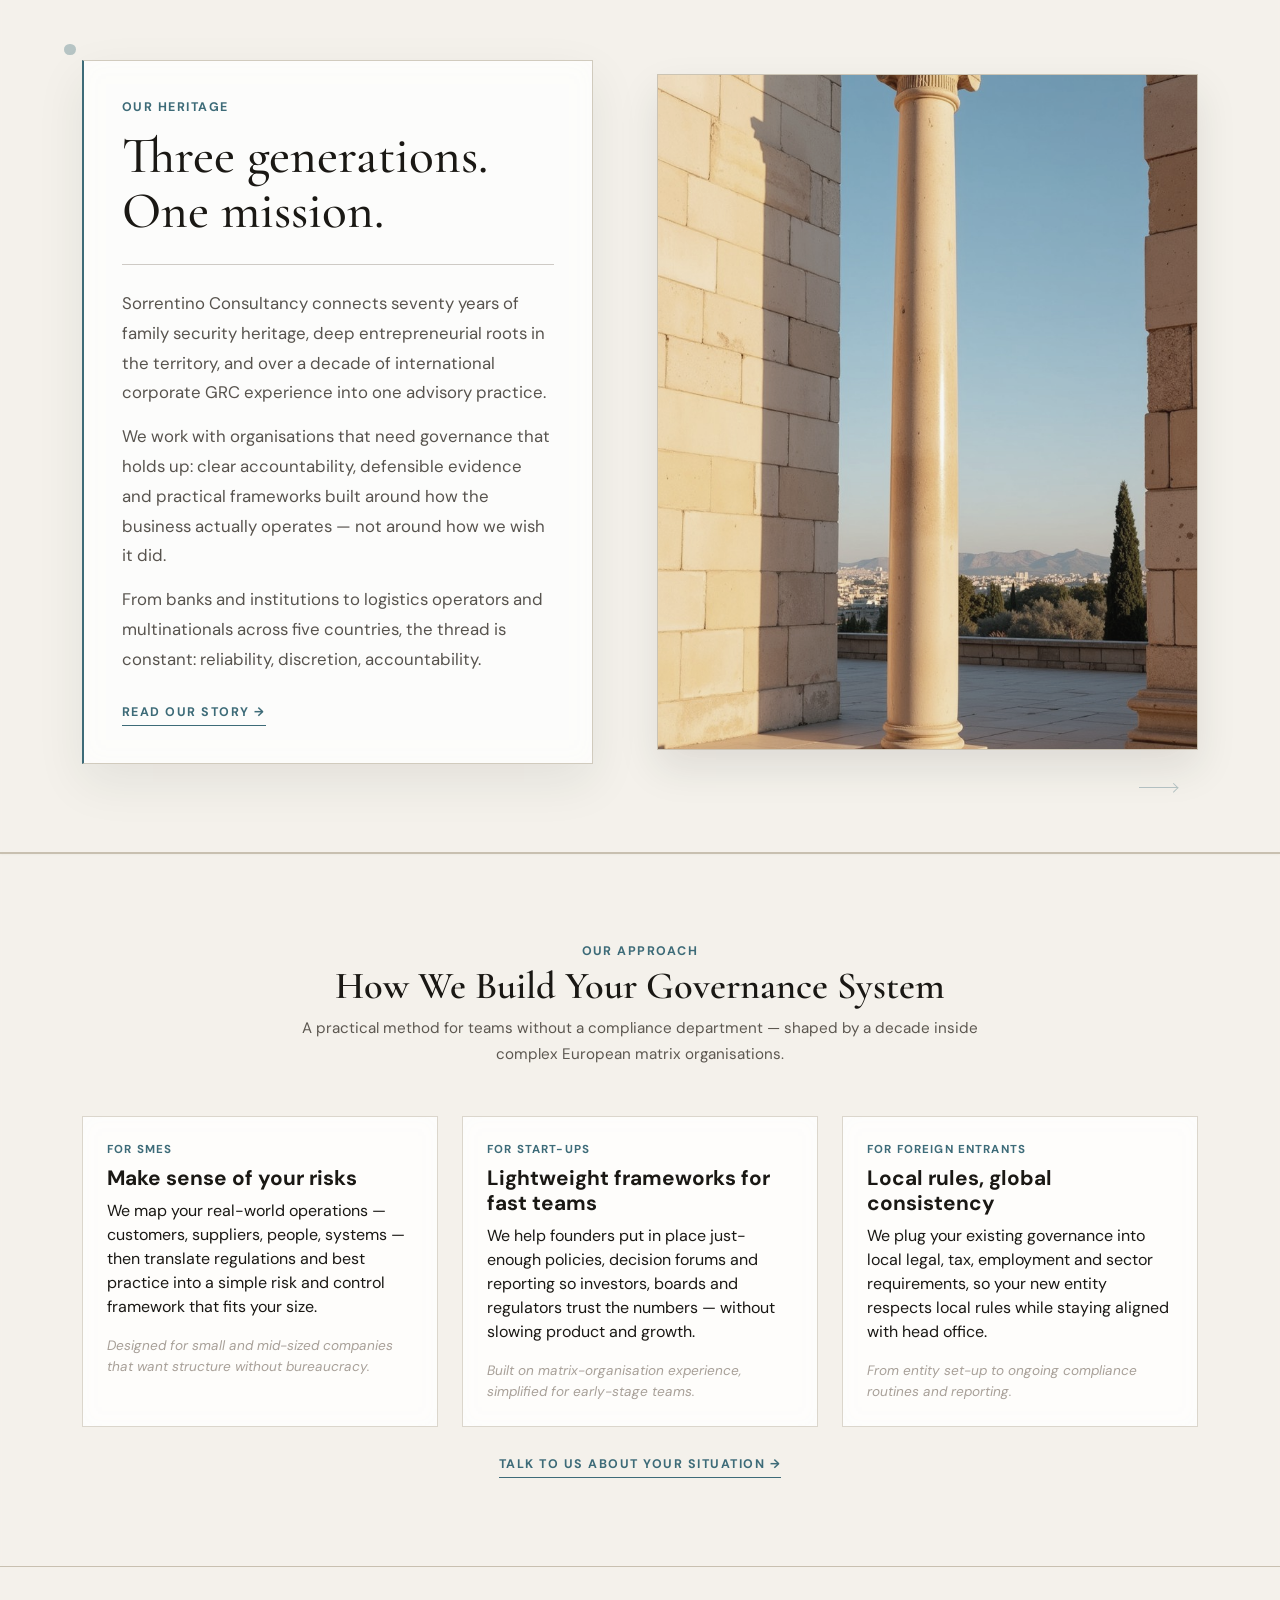
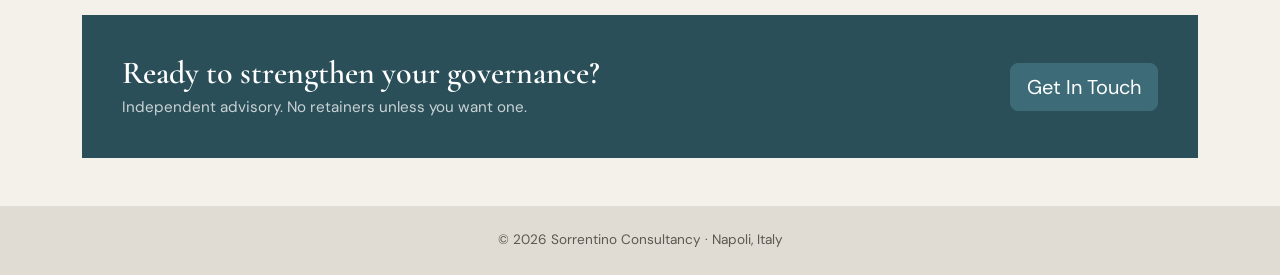
<file: home.html>
<!--
  ============================================================
  HOME PAGE — home.html
  ============================================================
  Landing page for Sorrentino Consultancy.
  Linked from: all pages via navbar ("Home" link)

  PAGE STRUCTURE:
  ┌─────────────────────────────────────────────────┐
  │  NAVBAR          — sticky top, shared across site│
  │  SECTION-NAV     — in-page anchor links          │
  ├─────────────────────────────────────────────────┤
  │  §1 MASTHEAD     — hero headline + two CTAs      │
  │  §2 WHAT WE DO   — 4-column expertise grid       │
  │     ├ Governance & Risk    → services/governance-risk.html
  │     ├ Compliance & Reg.    → services/compliance-regulation.html
  │     ├ Security & Assurance → services/assurance-security.html
  │     └ ESG & Sustainability → services/esg-governance.html
  │  §3 WHO WE ARE   — editorial two-col with image  │
  │  §4 HOW WE WORK  — 3 audience cards (SMEs/Startups/Foreign)
  │  §5 CTA STRIP    — call-to-action band           │
  ├─────────────────────────────────────────────────┤
  │  FOOTER                                          │
  └─────────────────────────────────────────────────┘

  BODY CLASS: page-home  →  background: bg-home.jpg + glassmorphism
  CSS:   styles.css
  JS:    i18n.js  — EN/IT translation engine
         Inline   — IntersectionObserver for section-nav active state
  ============================================================
-->
<!DOCTYPE html>
<html lang="en">
<head>
    <!-- ── Meta & SEO ── -->
    <meta charset="UTF-8">
    <meta name="viewport" content="width=device-width, initial-scale=1.0">
    <meta name="description" content="Sorrentino Consultancy provides independent GRC, risk, compliance, audit and security governance advisory from Napoli, Italy.">
    <meta name="author" content="Sorrentino Consultancy">
    <meta property="og:title" content="Sorrentino Consultancy">
    <meta property="og:description" content="Independent GRC advisory connecting three generations of security heritage with contemporary governance practice.">
    <meta property="og:type" content="website">
    <meta property="og:image" content="images/logo.png">

    <!-- ── Stylesheets ── -->
    <!-- Bootstrap 5.3.8 — layout grid, navbar, buttons, utilities -->
    <link href="https://cdn.jsdelivr.net/npm/bootstrap@5.3.8/dist/css/bootstrap.min.css" rel="stylesheet" integrity="sha384-sRIl4kxILFvY47J16cr9ZwB07vP4J8+LH7qKQnuqkuIAvNWLzeN8tE5YBujZqJLB" crossorigin="anonymous">
    <!-- Custom stylesheet — design tokens, glassmorphism, all component styles -->
    <link href="styles.css" rel="stylesheet">
    <title>Sorrentino Consultancy</title>

    <!-- ── Fonts ── -->
    <!-- Cormorant Garamond: serif display headings | DM Sans: body text -->
    <link rel="preconnect" href="https://fonts.googleapis.com">
    <link rel="preconnect" href="https://fonts.gstatic.com" crossorigin>
    <link href="https://fonts.googleapis.com/css2?family=Cormorant+Garamond:ital,wght@0,400;0,600;0,700;1,400;1,600&family=DM+Sans:ital,opsz,wght@0,9..40,400;0,9..40,500;0,9..40,600;0,9..40,700;1,9..40,400&display=swap" rel="stylesheet">
    <link rel="icon" href="images/logo.png" type="image/png">
</head>

<!-- page-home class → activates bg-home.jpg background + glassmorphism overlay in styles.css -->
<body class="page-home">

    <!-- ══════════════════════════════════════════════
         NAVBAR — sticky top navigation (shared component)
         Present on every page; "active" class marks current page.
         Language toggle button calls window.toggleLanguage() from i18n.js
         ══════════════════════════════════════════════ -->
    <nav class="navbar navbar-expand-lg navbar-light sticky-top" aria-label="Main navigation">
        <div class="container">
            <a class="navbar-brand d-inline-flex align-items-center" href="home.html" aria-label="Sorrentino Consultancy home">
                <img data-img="logo" alt="Sorrentino Consultancy" class="brand-logo" width="86" height="56">
            </a>
            <button class="navbar-toggler" type="button" data-bs-toggle="collapse" data-bs-target="#navMenu" aria-controls="navMenu" aria-expanded="false" aria-label="Toggle navigation menu">
                <span class="navbar-toggler-icon"></span>
            </button>
            <div class="collapse navbar-collapse" id="navMenu">
                <ul class="navbar-nav ms-auto mb-2 mb-lg-0">
                    <li class="nav-item"><a class="nav-link active" href="home.html" aria-current="page" data-i18n="nav.home">Home</a></li>
                    <li class="nav-item"><a class="nav-link" href="services.html" data-i18n="nav.services">Services</a></li>
                    <li class="nav-item"><a class="nav-link" href="case-studies.html" data-i18n="nav.casestudies">Case Studies</a></li>
                    <li class="nav-item"><a class="nav-link" href="cv.html" data-i18n="nav.cv">CV</a></li>
                    <li class="nav-item"><a class="nav-link" href="contact.html" data-i18n="nav.contact">Contact</a></li>
                </ul>
                <!-- EN/IT toggle — i18n.js stores preference in localStorage -->
                <button id="languageToggle" onclick="this.dataset.i18nInlineHandled='1'; window.toggleLanguage && window.toggleLanguage()" class="btn btn-outline-primary btn-sm ms-lg-3 language-toggle" type="button" aria-label="Switch language">IT</button>
            </div>
        </div>
    </nav>

    <!-- ══════════════════════════════════════════════
         SECTION-NAV — in-page anchor navigation (home only)
         Sticks below navbar. Active state driven by IntersectionObserver (see inline JS at bottom).
         ══════════════════════════════════════════════ -->
    <nav class="section-nav" aria-label="Homepage sections">
        <div class="container">
            <a class="section-nav-link" href="#what-we-do">What We Do</a>
            <a class="section-nav-link" href="#who-we-are">Who We Are</a>
            <a class="section-nav-link" href="#how-we-work">How We Work</a>
            <a class="section-nav-link" href="contact.html" data-i18n="nav.contact">Contact</a>
        </div>
    </nav>

    <main>

        <!-- ══════════════════════════════════════════════
             §1 MASTHEAD — hero section
             Full-width hero with company name, tagline, and two CTA buttons.
             CSS class: .homepage-masthead (glassmorphism background)
             i18n keys: home.masthead.*
             ══════════════════════════════════════════════ -->
        <section id="masthead" class="homepage-masthead">
            <div class="container masthead-container">
                <div class="masthead-meta">
                    <span class="overline-text" data-i18n="home.meta.location">Napoli, Italy · International</span>
                    <span class="overline-text" data-i18n="home.meta.est">Est. 1953</span>
                </div>
                <div class="cover-rule" aria-hidden="true"></div>
                <h1 class="masthead-title">Sorrentino<br>Consultancy</h1>
                <div class="cover-rule" aria-hidden="true"></div>
                <p class="masthead-lead" data-i18n="home.masthead.lead">Three generations of trust. Contemporary GRC advisory for organisations facing complex governance challenges.</p>
                <div class="masthead-cta">
                    <a href="services.html" class="btn btn-primary btn-sm px-4" data-i18n="home.masthead.cta1">Explore Areas</a>
                    <a href="contact.html" class="btn btn-outline-primary btn-sm px-4" data-i18n="home.masthead.cta2">Get in Touch</a>
                </div>
            </div>
        </section>

        <!-- ══════════════════════════════════════════════
             §2 WHAT WE DO — 4-column expertise grid
             Four advisory areas, each with image, description, bullet list, and link
             to the corresponding service detail page in services/.
             CSS class: .expertise-band → .expertise-grid-4 → .expertise-item
             i18n keys: home.what.*
             Images: images/middle/home-governance.jpg, home-compliance.jpg, etc.
             onerror: if image missing, adds .is-missing class for CSS fallback
             ══════════════════════════════════════════════ -->
        <section id="what-we-do" class="expertise-band" aria-label="Core advisory areas">
            <div class="container">
                <p class="section-kicker text-center mb-1" data-i18n="home.what.kicker">Advisory Focus</p>
                <h2 class="section-title text-center mb-1" data-i18n="home.what.title">What We Do</h2>
                <hr class="title-line mx-auto mb-5">
                <div class="expertise-grid-4">

                    <!-- Card 1: Governance & Risk → services/governance-risk.html -->
                    <article class="expertise-item">
                        <figure class="image-kicker">
                            <img data-img="home-governance" alt="Monumental classical columns in warm afternoon light" loading="lazy" decoding="async" onerror="this.closest('.image-kicker').classList.add('is-missing');this.remove();">
                        </figure>
                        <h3>Governance<br>&amp; Risk</h3>
                        <p>Risk framework design, ERM routines and internal audit built around how the organisation actually operates.</p>
                        <ul>
                            <li>Risk taxonomy and ownership model</li>
                            <li>KRI and reporting cadence</li>
                            <li>Internal audit planning</li>
                        </ul>
                        <a href="services/governance-risk.html" class="area-link mt-3 d-inline-block" data-i18n="btn.explore">Explore →</a>
                    </article>

                    <!-- Card 2: Compliance & Regulation → services/compliance-regulation.html -->
                    <article class="expertise-item">
                        <figure class="image-kicker">
                            <img data-img="home-compliance" alt="Evenly coursed stone wall with crisp diagonal shadows" loading="lazy" decoding="async" onerror="this.closest('.image-kicker').classList.add('is-missing');this.remove();">
                        </figure>
                        <h3>Compliance<br>&amp; Regulation</h3>
                        <p>Practical compliance support for organisations that need clear accountability and defensible evidence.</p>
                        <ul>
                            <li>GDPR accountability routines</li>
                            <li>Mod. 231 risk-control mapping</li>
                            <li>Regulatory gap analysis</li>
                        </ul>
                        <a href="services/compliance-regulation.html" class="area-link mt-3 d-inline-block" data-i18n="btn.explore">Explore →</a>
                    </article>

                    <!-- Card 3: Security & Assurance → services/assurance-security.html -->
                    <article class="expertise-item">
                        <figure class="image-kicker">
                            <img data-img="home-security" alt="Stone battlements of a Mediterranean watchtower" loading="lazy" decoding="async" onerror="this.closest('.image-kicker').classList.add('is-missing');this.remove();">
                        </figure>
                        <h3>Security<br>&amp; Assurance</h3>
                        <p>Security governance and third-party assurance shaped by operational experience across complex environments.</p>
                        <ul>
                            <li>Supplier audit programmes</li>
                            <li>Loss prevention governance</li>
                            <li>Security performance review</li>
                        </ul>
                        <a href="services/assurance-security.html" class="area-link mt-3 d-inline-block" data-i18n="btn.explore">Explore →</a>
                    </article>

                    <!-- Card 4: ESG & Sustainability → services/esg-governance.html -->
                    <article class="expertise-item">
                        <figure class="image-kicker">
                            <img data-img="home-esg" alt="Mediterranean pine seen through an ancient stone window" loading="lazy" decoding="async" onerror="this.closest('.image-kicker').classList.add('is-missing');this.remove();">
                        </figure>
                        <h3>ESG &amp;<br>Sustainability</h3>
                        <p>CSRD and CSDDD readiness, double materiality and supply-chain due diligence for the sustainability reporting era.</p>
                        <ul>
                            <li>CSRD / CSDDD gap assessment</li>
                            <li>Double materiality analysis</li>
                            <li>Supply-chain due diligence</li>
                        </ul>
                        <a href="services/esg-governance.html" class="area-link mt-3 d-inline-block" data-i18n="btn.explore">Explore →</a>
                    </article>
                </div>
                <div class="text-center mt-5">
                    <a href="services.html" class="btn btn-outline-primary btn-sm" data-i18n="home.what.viewall">View all areas →</a>
                </div>
            </div>
        </section>

        <!-- ══════════════════════════════════════════════
             §3 WHO WE ARE — editorial heritage section
             Two-column layout: text panel (left) + image frame (right).
             Animated CSS accents: floating dot + pulsing arrow (decorative).
             CSS class: .homepage-who → .visual-row → .text-panel / .visual-frame
             i18n keys: home.who.*
             Links to: about.html
             ══════════════════════════════════════════════ -->
        <section id="who-we-are" class="homepage-who">
            <!-- Decorative animated accents (CSS keyframes: accentFloat, accentArrowNudge) -->
            <span class="animated-accent dot accent-one" aria-hidden="true"></span>
            <span class="animated-accent arrow accent-two" aria-hidden="true"></span>
            <div class="container">
                <div class="visual-row">
                    <div class="visual-copy text-panel">
                        <p class="section-kicker" data-i18n="home.who.kicker">Our Heritage</p>
                        <h2 class="editorial-heading" data-i18n-html="home.who.title">Three generations.<br>One mission.</h2>
                        <div class="cover-rule mt-4 mb-4" aria-hidden="true"></div>
                        <p class="homepage-lead" data-i18n="home.who.p1">Sorrentino Consultancy connects seventy years of family security heritage, deep entrepreneurial roots in the territory, and over a decade of international corporate GRC experience into one advisory practice.</p>
                        <p class="homepage-lead" data-i18n="home.who.p2">We work with organisations that need governance that holds up: clear accountability, defensible evidence and practical frameworks built around how the business actually operates — not around how we wish it did.</p>
                        <p class="homepage-lead mb-4" data-i18n="home.who.p3">From banks and institutions to logistics operators and multinationals across five countries, the thread is constant: reliability, discretion, accountability.</p>
                        <a href="about.html" class="area-link" data-i18n="home.who.link">Read our story →</a>
                    </div>
                    <figure class="visual-frame">
                        <img data-img="home-heritage" alt="Classical column at golden hour overlooking a Mediterranean city" loading="lazy" decoding="async" onerror="this.closest('.visual-frame').classList.add('is-missing');this.remove();">
                    </figure>
                </div>
            </div>
        </section>

        <!-- ══════════════════════════════════════════════
             §4 HOW WE WORK — audience approach cards
             Three Bootstrap columns, each with a .principle-card targeting a different audience.
             CSS class: .homepage-approach → row → .principle-card
             i18n keys: home.how.*
             ══════════════════════════════════════════════ -->
        <section id="how-we-work" class="homepage-approach">
            <div class="container">
                <p class="section-kicker text-center mb-1" data-i18n="home.how.kicker">Our Approach</p>
                <h2 class="section-title text-center mb-2" data-i18n="home.how.title">How We Build Your Governance System</h2>
                <p class="approach-intro text-center mx-auto mb-5" data-i18n="home.how.intro">A practical method for teams without a compliance department — shaped by a decade inside complex European matrix organisations.</p>
                <div class="row g-4 mb-4">
                    <!-- Card 1: SMEs -->
                    <div class="col-md-4">
                        <article class="principle-card h-100">
                            <p class="principle-tag" data-i18n="home.how.c1.tag">For SMEs</p>
                            <h3 data-i18n="home.how.c1.title">Make sense of your risks</h3>
                            <p data-i18n="home.how.c1.body">We map your real-world operations — customers, suppliers, people, systems — then translate regulations and best practice into a simple risk and control framework that fits your size.</p>
                            <p class="principle-aside" data-i18n="home.how.c1.aside">Designed for small and mid-sized companies that want structure without bureaucracy.</p>
                        </article>
                    </div>
                    <!-- Card 2: Start-ups -->
                    <div class="col-md-4">
                        <article class="principle-card h-100">
                            <p class="principle-tag" data-i18n="home.how.c2.tag">For Start-ups</p>
                            <h3 data-i18n="home.how.c2.title">Lightweight frameworks for fast teams</h3>
                            <p data-i18n="home.how.c2.body">We help founders put in place just-enough policies, decision forums and reporting so investors, boards and regulators trust the numbers — without slowing product and growth.</p>
                            <p class="principle-aside" data-i18n="home.how.c2.aside">Built on matrix-organisation experience, simplified for early-stage teams.</p>
                        </article>
                    </div>
                    <!-- Card 3: Foreign Entrants -->
                    <div class="col-md-4">
                        <article class="principle-card h-100">
                            <p class="principle-tag" data-i18n="home.how.c3.tag">For Foreign Entrants</p>
                            <h3 data-i18n="home.how.c3.title">Local rules, global consistency</h3>
                            <p data-i18n="home.how.c3.body">We plug your existing governance into local legal, tax, employment and sector requirements, so your new entity respects local rules while staying aligned with head office.</p>
                            <p class="principle-aside" data-i18n="home.how.c3.aside">From entity set-up to ongoing compliance routines and reporting.</p>
                        </article>
                    </div>
                </div>
                <div class="text-center mt-4">
                    <a href="contact.html" class="area-link" data-i18n="home.how.link">Talk to us about your situation →</a>
                </div>
            </div>
        </section>

        <!-- ══════════════════════════════════════════════
             §5 CTA STRIP — final call-to-action band
             CSS class: .cta-band
             i18n keys: home.cta.*
             ══════════════════════════════════════════════ -->
        <section class="container my-5">
            <div class="cta-band d-md-flex justify-content-between align-items-center">
                <div>
                    <h2 class="h3 mb-1" data-i18n="home.cta.title">Ready to strengthen your governance?</h2>
                    <p class="mb-0 opacity-75 cta-subtext" data-i18n="home.cta.sub">Independent advisory. No retainers unless you want one.</p>
                </div>
                <a href="contact.html" class="btn btn-primary btn-lg mt-3 mt-md-0 flex-shrink-0" data-i18n="home.cta.btn">Get In Touch</a>
            </div>
        </section>

    </main>

    <!-- ══════════════════════════════════════════════
         FOOTER — shared across all pages
         ══════════════════════════════════════════════ -->
    <footer class="text-center py-4">
        <p class="mb-0">© 2026 Sorrentino Consultancy · Napoli, Italy</p>
    </footer>

    <!-- ══════════════════════════════════════════════
         SCRIPTS
         1. i18n.js        — EN/IT translation engine (loads on every page)
         2. Bootstrap JS   — navbar collapse, accordions, tooltips
         3. Inline script  — IntersectionObserver highlights active section-nav link
                             based on which section is currently in the viewport
         ══════════════════════════════════════════════ -->
    <script src="images.js"></script>
    <script src="i18n.js"></script>
    <script src="https://cdn.jsdelivr.net/npm/bootstrap@5.3.8/dist/js/bootstrap.bundle.min.js" integrity="sha384-FKyoEForCGlyvwx9Hj09JcYn3nv7wiPVlz7YYwJrWVcXK/BmnVDxM+D2scQbITxI" crossorigin="anonymous"></script>
    <script>
    /* Section-nav active state: IntersectionObserver watches each section
       and toggles .active on the matching section-nav-link when it enters
       the viewport (rootMargin crops top 30% and bottom 60% to trigger
       near the middle of the screen). */
    (function () {
        const links = document.querySelectorAll('.section-nav-link[href^="#"]');
        const sections = Array.from(links).map(l => document.querySelector(l.getAttribute('href'))).filter(Boolean);
        const observer = new IntersectionObserver(entries => {
            entries.forEach(entry => {
                if (entry.isIntersecting) {
                    links.forEach(l => l.classList.remove('active'));
                    const active = document.querySelector(`.section-nav-link[href="#${entry.target.id}"]`);
                    if (active) active.classList.add('active');
                }
            });
        }, { rootMargin: '-30% 0px -60% 0px' });
        sections.forEach(s => observer.observe(s));
    })();
    </script>
</body>
</html>
</file>
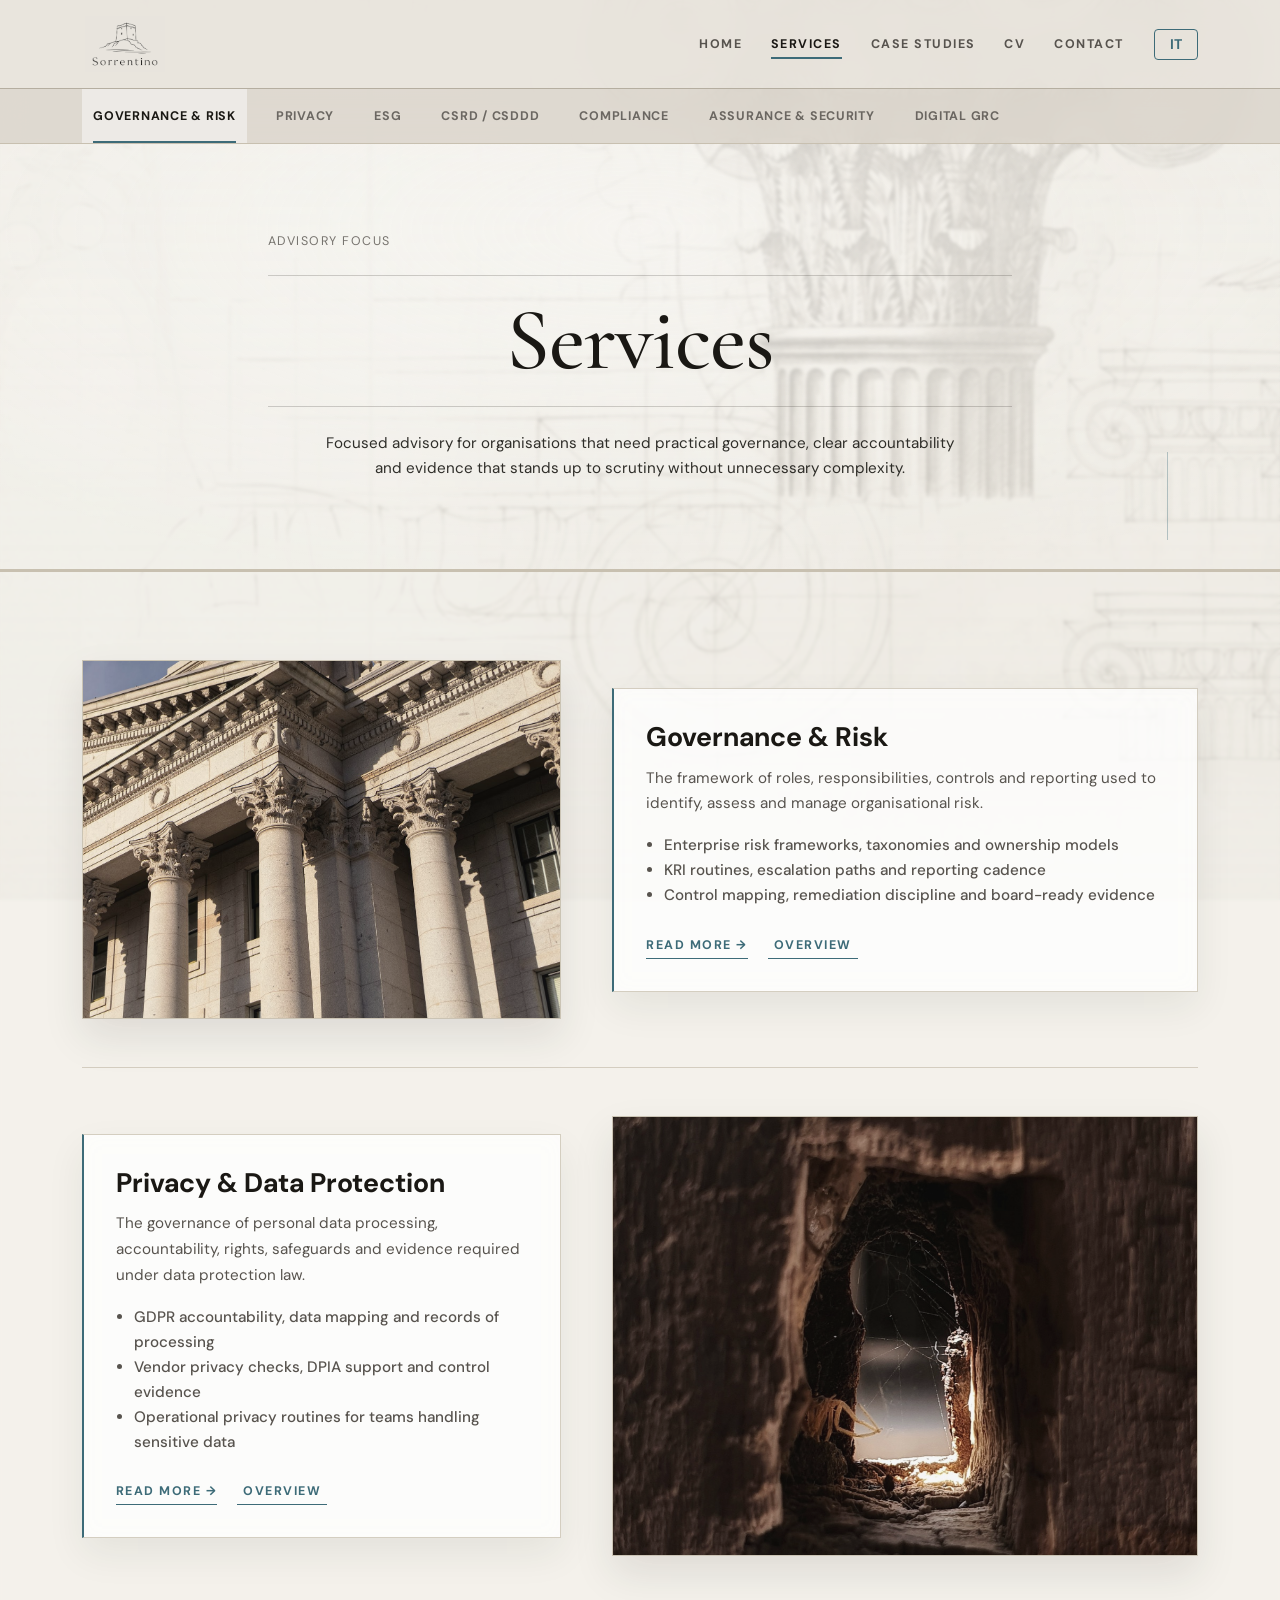
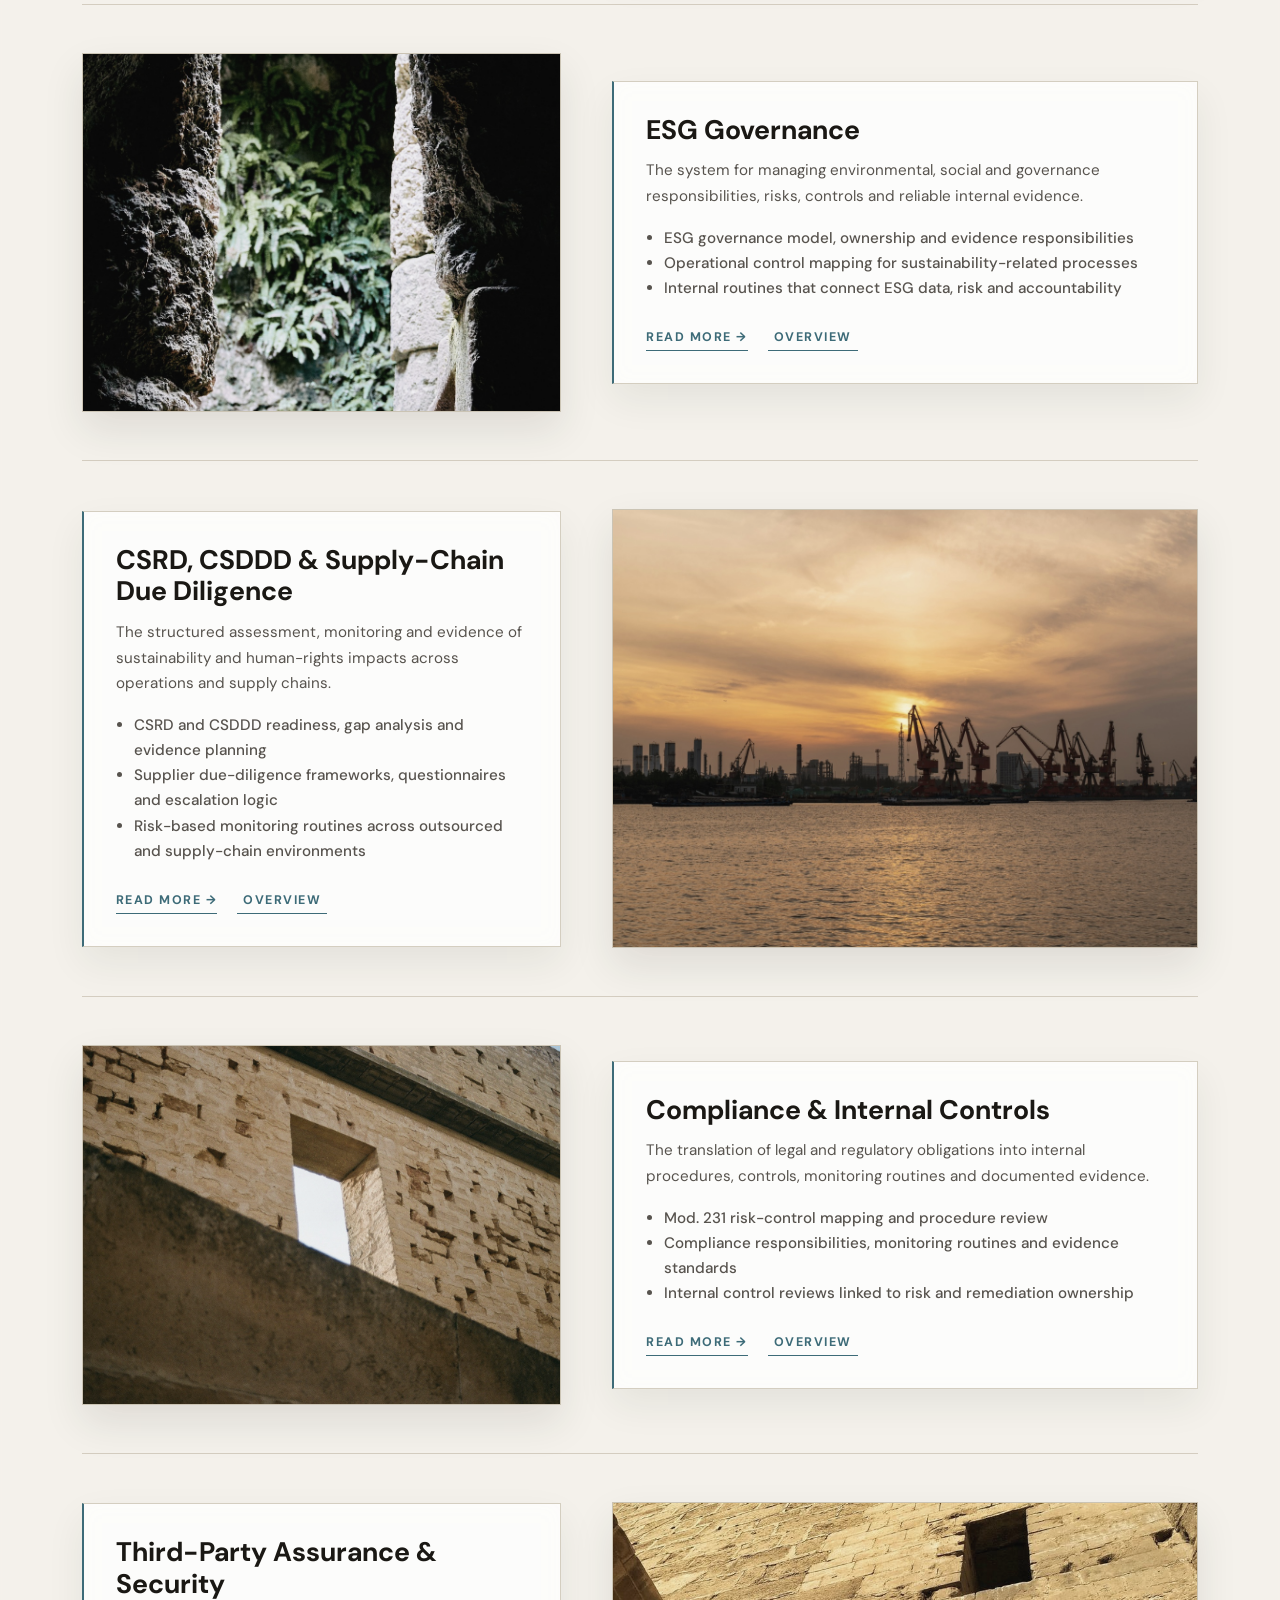
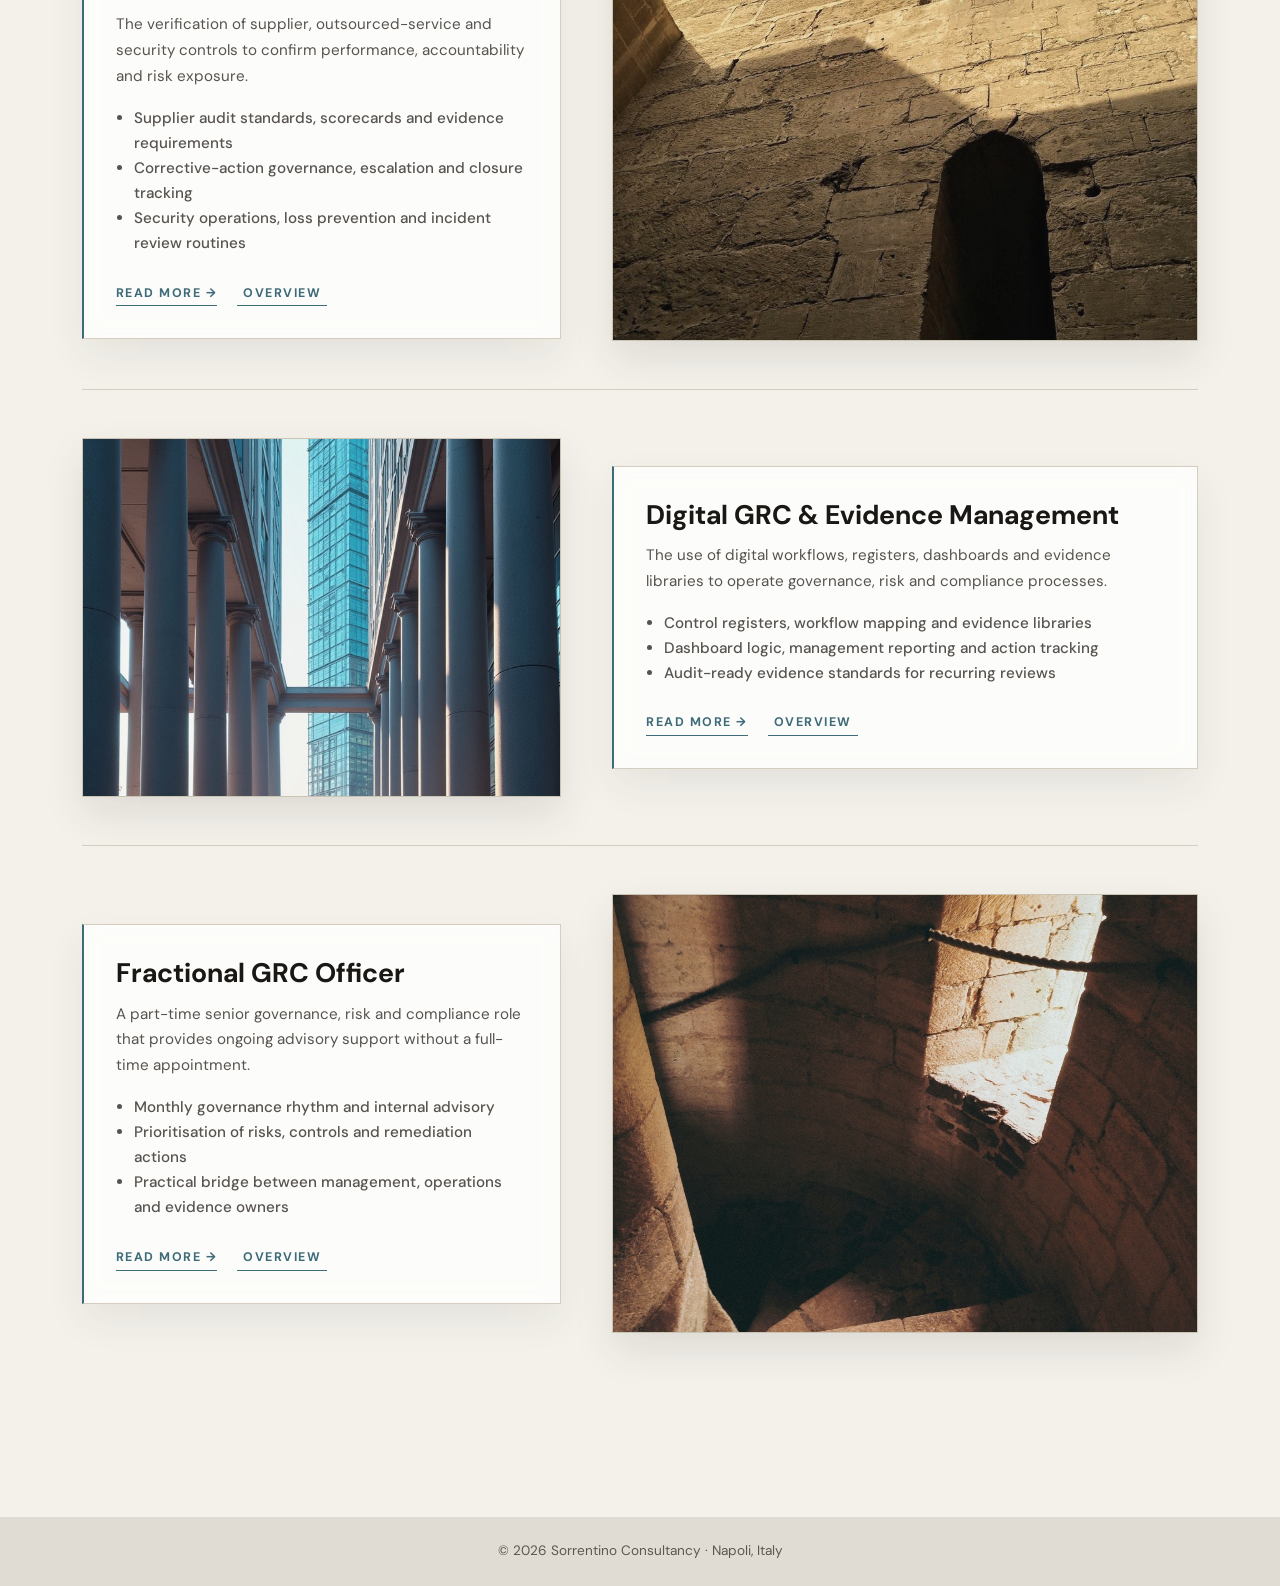
<file: services.html>
<!--
  ============================================================
  SERVICES HUB PAGE — services.html
  ============================================================
  Overview of all 8 advisory areas with expandable overviews.
  Linked from: navbar on all pages, home.html "Explore Areas" CTA

  PAGE STRUCTURE:
  ┌─────────────────────────────────────────────────┐
  │  NAVBAR          — sticky top navigation         │
  │  SECTION-NAV     — anchor links to each area     │
  ├─────────────────────────────────────────────────┤
  │  §1 MASTHEAD     — hero headline                 │
  │  §2 AREAS INDEX  — 8 alternating area-row articles│
  │     ├ #governance-risk     → services/governance-risk.html
  │     ├ #privacy        (R)  → services/privacy.html
  │     ├ #esg                 → services/esg-governance.html
  │     ├ #csrd-csddd     (R)  → services/csrd-supply-chain.html
  │     ├ #compliance          → services/compliance-regulation.html
  │     ├ #assurance      (R)  → services/assurance-security.html
  │     ├ #digital-grc         → services/digital-grc.html
  │     └ #fractional-grc (R)  → services/fractional-grc.html
  │     (R) = .reverse layout (image on right)       │
  ├─────────────────────────────────────────────────┤
  │  FOOTER                                          │
  └─────────────────────────────────────────────────┘

  Each area-row has:
  - Image figure (.area-media-frame)
  - Content panel (.area-content) with h2, description, bullets, links
  - "Overview" toggle button → hidden expandable .area-overview div

  BODY CLASS: page-services  →  background: bg-services.jpg + glassmorphism
  CSS:   styles.css  (area-row grid at ~line 1090)
  JS:    Inline  — Overview toggle (aria-expanded + hidden attribute)
         i18n.js — EN/IT translation engine
  ============================================================
-->
<!DOCTYPE html>
<html lang="en">
<head>
    <!-- ── Meta & SEO ── -->
    <meta charset="UTF-8">
    <meta name="viewport" content="width=device-width, initial-scale=1.0">
    <meta name="description" content="Areas of interest for Sorrentino Consultancy: governance, risk, privacy, ESG, CSRD, CSDDD, supply-chain due diligence, assurance and security operations.">

    <!-- ── Stylesheets ── -->
    <link href="https://cdn.jsdelivr.net/npm/bootstrap@5.3.8/dist/css/bootstrap.min.css" rel="stylesheet" integrity="sha384-sRIl4kxILFvY47J16cr9ZwB07vP4J8+LH7qKQnuqkuIAvNWLzeN8tE5YBujZqJLB" crossorigin="anonymous">
    <link href="styles.css" rel="stylesheet">
    <title>Services | Sorrentino Consultancy</title>

    <!-- ── Fonts ── -->
    <link rel="preconnect" href="https://fonts.googleapis.com">
    <link rel="preconnect" href="https://fonts.gstatic.com" crossorigin>
    <link href="https://fonts.googleapis.com/css2?family=Cormorant+Garamond:ital,wght@0,400;0,600;0,700;1,400;1,600&family=DM+Sans:ital,opsz,wght@0,9..40,400;0,9..40,500;0,9..40,600;0,9..40,700;1,9..40,400&display=swap" rel="stylesheet">
    <link rel="icon" href="images/logo.png" type="image/png">
</head>

<!-- page-services class → activates bg-services.jpg background + glassmorphism -->
<body class="page-services">

    <!-- ══════════════════════════════════════════════
         NAVBAR — shared site navigation
         ══════════════════════════════════════════════ -->
    <nav class="navbar navbar-expand-lg navbar-light sticky-top" aria-label="Main navigation">
        <div class="container">
            <a class="navbar-brand d-inline-flex align-items-center" href="home.html" aria-label="Sorrentino Consultancy home">
                <img data-img="logo" alt="Sorrentino Consultancy" class="brand-logo" width="86" height="56">
            </a>
            <button class="navbar-toggler" type="button" data-bs-toggle="collapse" data-bs-target="#navMenu" aria-controls="navMenu" aria-expanded="false" aria-label="Toggle navigation menu"><span class="navbar-toggler-icon"></span></button>
            <div class="collapse navbar-collapse" id="navMenu">
                <ul class="navbar-nav ms-auto mb-2 mb-lg-0">
                    <li class="nav-item"><a class="nav-link" href="home.html" data-i18n="nav.home">Home</a></li>
                    <li class="nav-item"><a class="nav-link active" href="services.html" aria-current="page" data-i18n="nav.services">Services</a></li>
                    <li class="nav-item"><a class="nav-link" href="case-studies.html" data-i18n="nav.casestudies">Case Studies</a></li>
                    <li class="nav-item"><a class="nav-link" href="cv.html" data-i18n="nav.cv">CV</a></li>
                    <li class="nav-item"><a class="nav-link" href="contact.html" data-i18n="nav.contact">Contact</a></li>
                </ul>
                <button id="languageToggle" onclick="this.dataset.i18nInlineHandled='1'; window.toggleLanguage && window.toggleLanguage()" class="btn btn-outline-primary btn-sm ms-lg-3 language-toggle" type="button" aria-label="Switch language">IT</button>
            </div>
        </div>
    </nav>

    <!-- ══════════════════════════════════════════════
         SECTION-NAV — quick-jump anchors for each service area
         ══════════════════════════════════════════════ -->
    <nav class="section-nav" aria-label="Areas of interest subnavigation">
        <div class="container">
            <a class="section-nav-link active" href="services.html#governance-risk">Governance &amp; Risk</a>
            <a class="section-nav-link" href="services.html#privacy">Privacy</a>
            <a class="section-nav-link" href="services.html#esg">ESG</a>
            <a class="section-nav-link" href="services.html#csrd-csddd-supply-chain">CSRD / CSDDD</a>
            <a class="section-nav-link" href="services.html#compliance-regulation">Compliance</a>
            <a class="section-nav-link" href="services.html#assurance-security">Assurance &amp; Security</a>
            <a class="section-nav-link" href="services.html#digital-grc">Digital GRC</a>
        </div>
    </nav>

    <main>

        <!-- ══════════════════════════════════════════════
             §1 MASTHEAD — hero section
             Animated accent line (.animated-accent.line.service-accent)
             CSS class: .homepage-masthead
             ══════════════════════════════════════════════ -->
        <section id="masthead" class="homepage-masthead">
            <span class="animated-accent line service-accent" aria-hidden="true"></span>
            <div class="container masthead-container">
                <div class="masthead-meta">
                    <span class="overline-text">Advisory Focus</span>
                </div>
                <div class="cover-rule" aria-hidden="true"></div>
                <h1 class="masthead-title">Services</h1>
                <div class="cover-rule" aria-hidden="true"></div>
                <p class="masthead-lead">Focused advisory for organisations that need practical governance, clear accountability and evidence that stands up to scrutiny without unnecessary complexity.</p>
            </div>
        </section>

        <!-- ══════════════════════════════════════════════
             §2 AREAS INDEX — 8 service area articles
             CSS class: .areas-index → .area-row (alternating with .reverse)
             Each article: .area-media-frame (image) + .area-content (text + toggle)
             ══════════════════════════════════════════════ -->
        <section class="areas-index">
            <div class="container">

                <!-- ── Area 1: Governance & Risk ── -->
                <article id="governance-risk" class="area-row">
                    <figure class="area-media-frame">
                        <img data-img="services-governance" alt="Corinthian colonnade of a neoclassical institution" loading="lazy" decoding="async" onerror="this.closest('.area-media-frame').classList.add('is-missing');this.remove();">
                    </figure>
                    <div class="area-content">
                        <h2>Governance &amp; Risk</h2>
                        <p>The framework of roles, responsibilities, controls and reporting used to identify, assess and manage organisational risk.</p>
                        <ul>
                            <li>Enterprise risk frameworks, taxonomies and ownership models</li>
                            <li>KRI routines, escalation paths and reporting cadence</li>
                            <li>Control mapping, remediation discipline and board-ready evidence</li>
                        </ul>
                        <a href="services/governance-risk.html" class="area-link d-inline-block mt-2">Read more →</a>
                        <button class="area-link area-toggle ms-3" type="button" aria-expanded="false" aria-controls="governance-risk-overview">Overview</button>
                        <div id="governance-risk-overview" class="area-overview" hidden>
                            <p>The objective is to create governance that is proportionate, visible and usable. Work in this area can include reviewing existing reporting lines, clarifying ownership of key risks, mapping controls to accountable functions and defining a management rhythm for reviewing exposure and remediation. The emphasis is on producing a framework that leadership can use to make decisions, rather than a document that sits outside operations.</p>
                            <p>Typical engagements may involve risk taxonomy design, control ownership workshops, KRI selection, audit committee materials, remediation trackers and management dashboards. The output is a clearer view of who owns what, which risks require attention and how progress is evidenced over time.</p>
                        </div>
                    </div>
                </article>

                <!-- ── Area 2: Privacy & Data Protection (reversed layout) ── -->
                <article id="privacy" class="area-row reverse">
                    <figure class="area-media-frame">
                        <img data-img="services-privacy" alt="Keyhole in a weathered wooden door lit from within" loading="lazy" decoding="async" onerror="this.closest('.area-media-frame').classList.add('is-missing');this.remove();">
                    </figure>
                    <div class="area-content">
                        <h2>Privacy &amp; Data Protection</h2>
                        <p>The governance of personal data processing, accountability, rights, safeguards and evidence required under data protection law.</p>
                        <ul>
                            <li>GDPR accountability, data mapping and records of processing</li>
                            <li>Vendor privacy checks, DPIA support and control evidence</li>
                            <li>Operational privacy routines for teams handling sensitive data</li>
                        </ul>
                        <a href="services/privacy.html" class="area-link d-inline-block mt-2">Read more →</a>
                        <button class="area-link area-toggle ms-3" type="button" aria-expanded="false" aria-controls="privacy-overview">Overview</button>
                        <div id="privacy-overview" class="area-overview" hidden>
                            <p>Privacy obligations often fail when they remain legal abstractions. This area translates GDPR requirements into operational routines: knowing which data is processed, who is responsible, which vendors are involved, how incidents are escalated and where evidence is stored. The aim is to make privacy defensible without creating unnecessary bureaucracy.</p>
                            <p>Support may include data mapping, review of records of processing, DPIA facilitation, vendor privacy checks, retention routines, access-control evidence and practical guidance for teams that handle personal or sensitive information in daily workflows.</p>
                        </div>
                    </div>
                </article>

                <!-- ── Area 3: ESG Governance ── -->
                <article id="esg" class="area-row">
                    <figure class="area-media-frame">
                        <img data-img="services-esg" alt="Ferns growing beyond a stone window opening" loading="lazy" decoding="async" onerror="this.closest('.area-media-frame').classList.add('is-missing');this.remove();">
                    </figure>
                    <div class="area-content">
                        <h2>ESG Governance</h2>
                        <p>The system for managing environmental, social and governance responsibilities, risks, controls and reliable internal evidence.</p>
                        <ul>
                            <li>ESG governance model, ownership and evidence responsibilities</li>
                            <li>Operational control mapping for sustainability-related processes</li>
                            <li>Internal routines that connect ESG data, risk and accountability</li>
                        </ul>
                        <a href="services/esg-governance.html" class="area-link d-inline-block mt-2">Read more →</a>
                        <button class="area-link area-toggle ms-3" type="button" aria-expanded="false" aria-controls="esg-overview">Overview</button>
                        <div id="esg-overview" class="area-overview" hidden>
                            <p>ESG governance is strongest when it is connected to risk, controls and operational ownership. This area helps organisations define who is accountable for ESG topics, how information is collected, what evidence is reliable and how sustainability-related risks are escalated and reviewed.</p>
                            <p>The work can include ESG governance mapping, control identification, evidence-owner assignment, policy-to-process alignment and preparation of internal routines that support future reporting, assurance or management review. The focus is practical readiness rather than generic sustainability positioning.</p>
                        </div>
                    </div>
                </article>

                <!-- ── Area 4: CSRD, CSDDD & Supply-Chain (reversed layout) ── -->
                <article id="csrd-csddd-supply-chain" class="area-row reverse">
                    <figure class="area-media-frame">
                        <img data-img="services-supply-chain" alt="Harbour cranes silhouetted against a golden sunset" loading="lazy" decoding="async" onerror="this.closest('.area-media-frame').classList.add('is-missing');this.remove();">
                    </figure>
                    <div class="area-content">
                        <h2>CSRD, CSDDD &amp; Supply-Chain Due Diligence</h2>
                        <p>The structured assessment, monitoring and evidence of sustainability and human-rights impacts across operations and supply chains.</p>
                        <ul>
                            <li>CSRD and CSDDD readiness, gap analysis and evidence planning</li>
                            <li>Supplier due-diligence frameworks, questionnaires and escalation logic</li>
                            <li>Risk-based monitoring routines across outsourced and supply-chain environments</li>
                        </ul>
                        <a href="services/csrd-supply-chain.html" class="area-link d-inline-block mt-2">Read more →</a>
                        <button class="area-link area-toggle ms-3" type="button" aria-expanded="false" aria-controls="csrd-csddd-supply-chain-overview">Overview</button>
                        <div id="csrd-csddd-supply-chain-overview" class="area-overview" hidden>
                            <p>CSRD, CSDDD and supply-chain due diligence place pressure on organisations to demonstrate how risks are identified, assessed, mitigated and monitored across their value chain. This area supports the creation of traceable processes that connect supplier information, risk classification, decision-making and follow-up actions.</p>
                            <p>Work may include readiness assessments, gap analysis, supplier segmentation, due-diligence questionnaires, evidence plans, escalation models and control routines for outsourced or higher-risk third parties. The goal is to create a due-diligence model that can be operated consistently and explained clearly to management, auditors or stakeholders.</p>
                        </div>
                    </div>
                </article>

                <!-- ── Area 5: Compliance & Internal Controls ── -->
                <article id="compliance-regulation" class="area-row">
                    <figure class="area-media-frame">
                        <img data-img="services-compliance" alt="Window set deep into an ordered fortress wall" loading="lazy" decoding="async" onerror="this.closest('.area-media-frame').classList.add('is-missing');this.remove();">
                    </figure>
                    <div class="area-content">
                        <h2>Compliance &amp; Internal Controls</h2>
                        <p>The translation of legal and regulatory obligations into internal procedures, controls, monitoring routines and documented evidence.</p>
                        <ul>
                            <li>Mod. 231 risk-control mapping and procedure review</li>
                            <li>Compliance responsibilities, monitoring routines and evidence standards</li>
                            <li>Internal control reviews linked to risk and remediation ownership</li>
                        </ul>
                        <a href="services/compliance-regulation.html" class="area-link d-inline-block mt-2">Read more →</a>
                        <button class="area-link area-toggle ms-3" type="button" aria-expanded="false" aria-controls="compliance-regulation-overview">Overview</button>
                        <div id="compliance-regulation-overview" class="area-overview" hidden>
                            <p>This area focuses on turning regulatory expectations into manageable internal controls. It is particularly relevant where organisations need to clarify responsibilities, align procedures with risk areas and demonstrate that controls are monitored rather than merely documented.</p>
                            <p>Support can include Mod. 231 risk-control mapping, compliance procedure reviews, monitoring plans, internal-control testing, evidence standards and remediation governance. The output is a clearer compliance operating model that connects obligations to people, processes and proof.</p>
                        </div>
                    </div>
                </article>

                <!-- ── Area 6: Third-Party Assurance & Security (reversed layout) ── -->
                <article id="assurance-security" class="area-row reverse">
                    <figure class="area-media-frame">
                        <img data-img="services-assurance" alt="Fortress wall with watch openings in golden light" loading="lazy" decoding="async" onerror="this.closest('.area-media-frame').classList.add('is-missing');this.remove();">
                    </figure>
                    <div class="area-content">
                        <h2>Third-Party Assurance &amp; Security</h2>
                        <p>The verification of supplier, outsourced-service and security controls to confirm performance, accountability and risk exposure.</p>
                        <ul>
                            <li>Supplier audit standards, scorecards and evidence requirements</li>
                            <li>Corrective-action governance, escalation and closure tracking</li>
                            <li>Security operations, loss prevention and incident review routines</li>
                        </ul>
                        <a href="services/assurance-security.html" class="area-link d-inline-block mt-2">Read more →</a>
                        <button class="area-link area-toggle ms-3" type="button" aria-expanded="false" aria-controls="assurance-security-overview">Overview</button>
                        <div id="assurance-security-overview" class="area-overview" hidden>
                            <p>Third-party environments require assurance that goes beyond contract language. This area builds audit and monitoring models that make supplier performance, security controls, incidents and corrective actions visible to the organisation relying on those services.</p>
                            <p>Typical work can include supplier audit standards, scorecards, evidence requirements, corrective-action tracking, escalation routines, guarding oversight, loss-prevention governance and incident review models. The aim is to strengthen accountability across outsourced operations and reduce blind spots in service delivery.</p>
                        </div>
                    </div>
                </article>

                <!-- ── Area 7: Digital GRC & Evidence Management ── -->
                <article id="digital-grc" class="area-row">
                    <figure class="area-media-frame">
                        <img data-img="services-digital" alt="Classical colonnade framing modern glass towers" loading="lazy" decoding="async" onerror="this.closest('.area-media-frame').classList.add('is-missing');this.remove();">
                    </figure>
                    <div class="area-content">
                        <h2>Digital GRC &amp; Evidence Management</h2>
                        <p>The use of digital workflows, registers, dashboards and evidence libraries to operate governance, risk and compliance processes.</p>
                        <ul>
                            <li>Control registers, workflow mapping and evidence libraries</li>
                            <li>Dashboard logic, management reporting and action tracking</li>
                            <li>Audit-ready evidence standards for recurring reviews</li>
                        </ul>
                        <a href="services/digital-grc.html" class="area-link d-inline-block mt-2">Read more →</a>
                        <button class="area-link area-toggle ms-3" type="button" aria-expanded="false" aria-controls="digital-grc-overview">Overview</button>
                        <div id="digital-grc-overview" class="area-overview" hidden>
                            <p>Digital GRC work should make governance easier to operate. This area helps organisations translate manual controls, audit actions, risk registers and compliance evidence into lean digital workflows that can be maintained without excessive administration.</p>
                            <p>Support may include control register design, evidence-library structure, dashboard logic, workflow mapping, action tracking and reporting routines. The emphasis is on clear data ownership, repeatable evidence collection and practical visibility for management review.</p>
                        </div>
                    </div>
                </article>

                <!-- ── Area 8: Fractional GRC Officer (reversed layout) ── -->
                <article id="fractional-grc" class="area-row reverse">
                    <figure class="area-media-frame">
                        <img data-img="services-fractional" alt="Stone spiral staircase with a steady rope handrail" loading="lazy" decoding="async" onerror="this.closest('.area-media-frame').classList.add('is-missing');this.remove();">
                    </figure>
                    <div class="area-content">
                        <h2>Fractional GRC Officer</h2>
                        <p>A part-time senior governance, risk and compliance role that provides ongoing advisory support without a full-time appointment.</p>
                        <ul>
                            <li>Monthly governance rhythm and internal advisory</li>
                            <li>Prioritisation of risks, controls and remediation actions</li>
                            <li>Practical bridge between management, operations and evidence owners</li>
                        </ul>
                        <a href="services/fractional-grc.html" class="area-link d-inline-block mt-2">Read more →</a>
                        <button class="area-link area-toggle ms-3" type="button" aria-expanded="false" aria-controls="fractional-grc-overview">Overview</button>
                        <div id="fractional-grc-overview" class="area-overview" hidden>
                            <p>A fractional GRC role gives management access to senior governance and compliance judgement without immediately building a full internal department. The focus is on helping the organisation prioritise, structure and maintain the routines that matter most.</p>
                            <p>This can include a monthly governance cadence, risk and control prioritisation, support to internal owners, review of remediation progress, preparation of management materials and coordination between operational teams, leadership and external stakeholders. The value is continuity: a trusted reference point that keeps governance work moving.</p>
                        </div>
                    </div>
                </article>
            </div>
        </section>
    </main>

    <!-- ══════════════════════════════════════════════
         FOOTER
         ══════════════════════════════════════════════ -->
    <footer class="text-center py-4"><p class="mb-0">© 2026 Sorrentino Consultancy · Napoli, Italy</p></footer>

    <!-- ══════════════════════════════════════════════
         SCRIPTS
         1. Inline  — Overview toggle: toggles aria-expanded and hidden
                      attribute on each .area-overview div
         2. i18n.js — EN/IT translation engine
         3. Bootstrap JS — navbar collapse
         ══════════════════════════════════════════════ -->
    <script>
        /* Overview toggle: each .area-toggle button toggles its associated
           .area-overview panel via aria-controls. Button text switches
           between "Overview" and "Close"/"Chiudi" based on language. */
        document.querySelectorAll('.area-toggle').forEach((button) => {
            button.addEventListener('click', () => {
                const overview = document.getElementById(button.getAttribute('aria-controls'));
                const isOpen = button.getAttribute('aria-expanded') === 'true';
                button.setAttribute('aria-expanded', String(!isOpen));
                const isItalian = localStorage.getItem('language') === 'it';
                button.textContent = isOpen ? 'Overview' : (isItalian ? 'Chiudi' : 'Close');
                if (overview) overview.hidden = isOpen;
            });
        });
    </script>
    <script src="images.js"></script>
    <script src="i18n.js"></script>
    <script src="https://cdn.jsdelivr.net/npm/bootstrap@5.3.8/dist/js/bootstrap.bundle.min.js" integrity="sha384-FKyoEForCGlyvwx9Hj09JcYn3nv7wiPVlz7YYwJrWVcXK/BmnVDxM+D2scQbITxI" crossorigin="anonymous"></script>
</body>
</html>
</file>
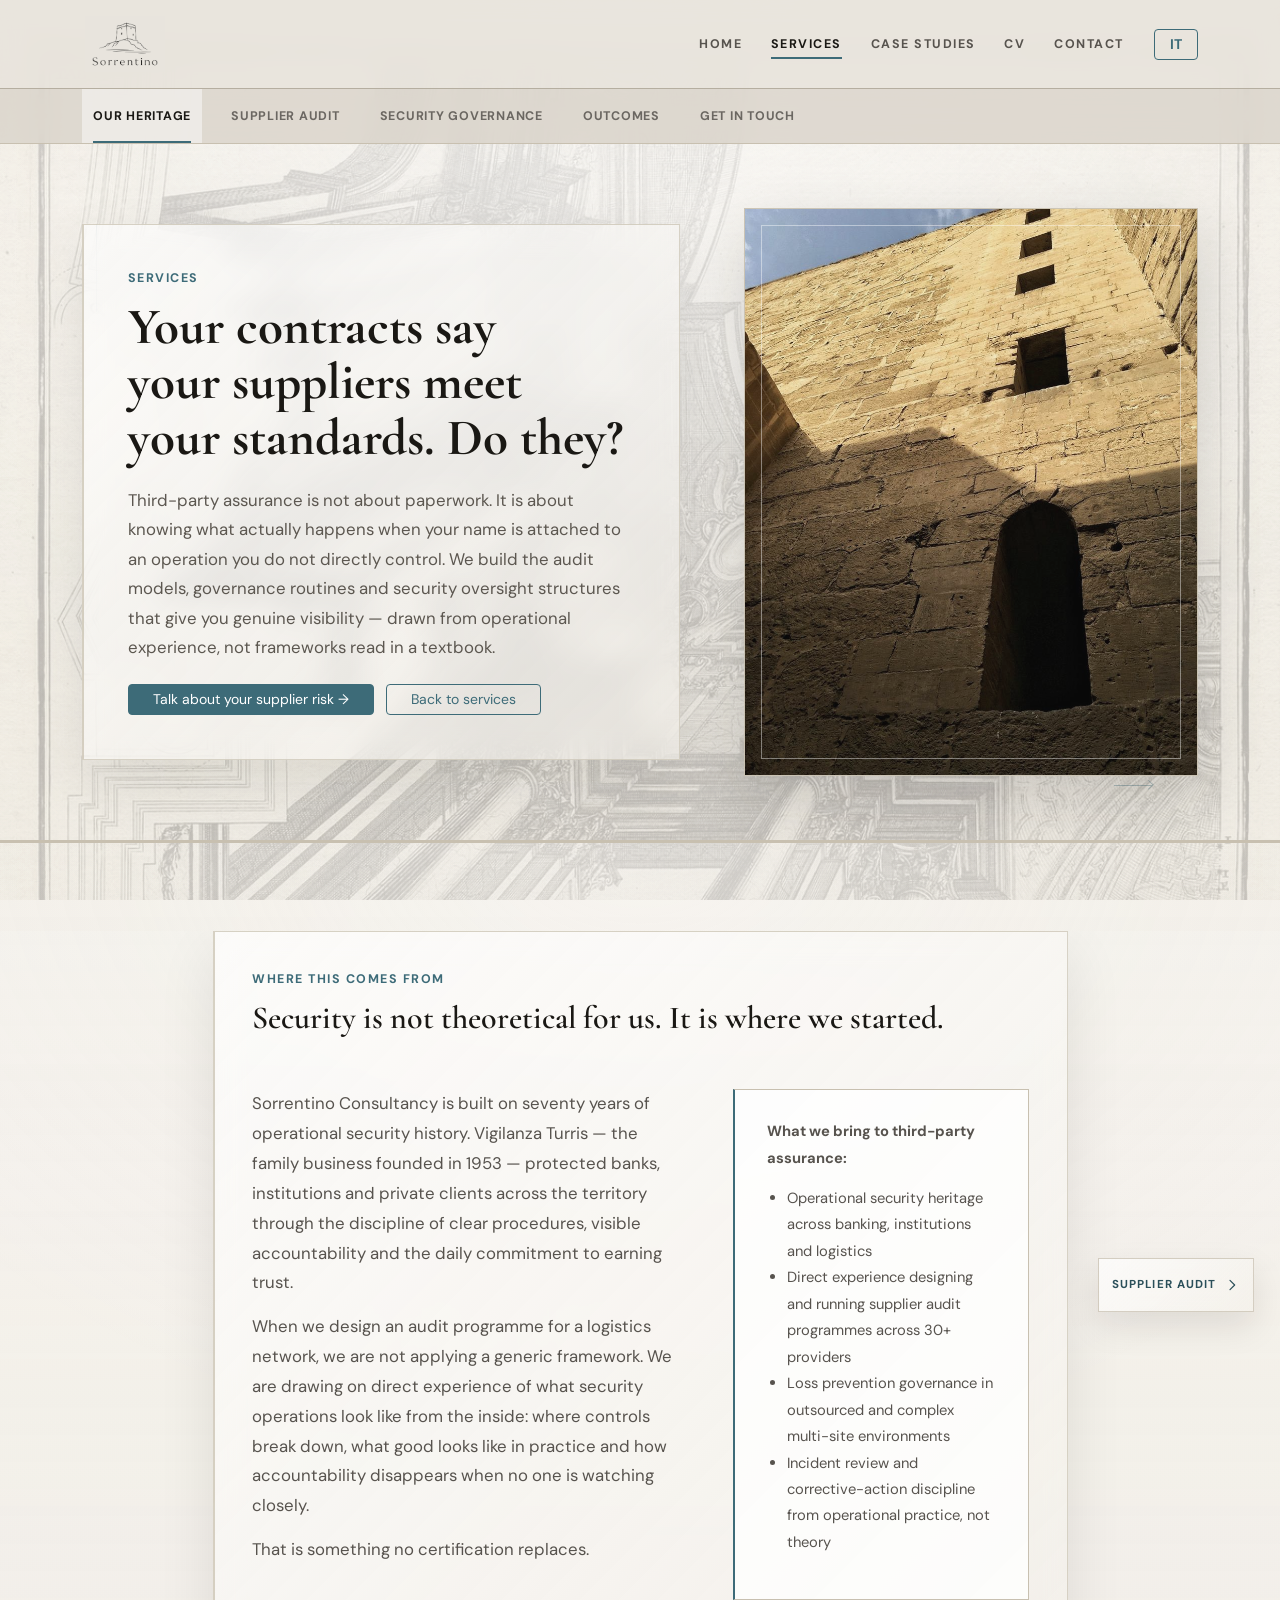
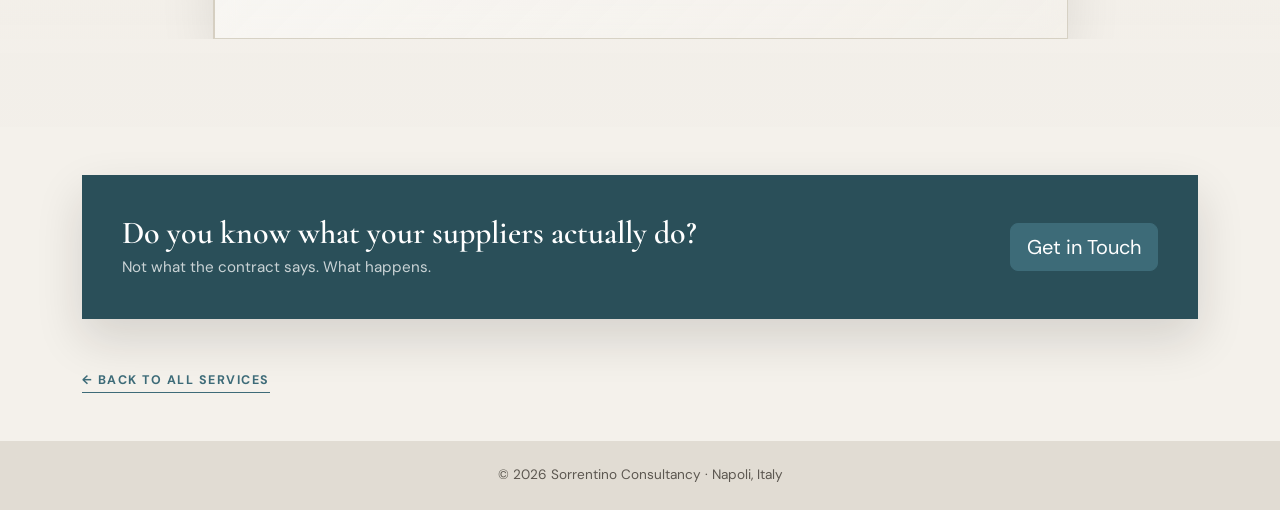
<file: services/assurance-security.html>
<!--
  ============================================================
  SERVICE DETAIL — services/assurance-security.html
  ============================================================
  Supplier audit programmes, loss prevention and security governance.
  Linked from: services.html #assurance-security "Read more →"
               home.html §2 expertise grid card 3

  PAGE STRUCTURE:
  ┌─────────────────────────────────────────────────┐
  │  NAVBAR / SECTION-NAV                            │
  ├─────────────────────────────────────────────────┤
  │  §1 HERO              — headline + CTA           │
  │  §2 HERITAGE          — two-col: narrative + list│
  │  §3 SUPPLIER AUDIT    — Design→Execute→Govern    │
  │  §4 SECURITY GOV      — loss prevention block    │
  │  §5 OUTCOMES          — 6-item outcomes-grid     │
  │  §6 CTA               — call-to-action band      │
  │  BACK LINK            — ← Back to all services   │
  ├─────────────────────────────────────────────────┤
  │  FOOTER                                          │
  └─────────────────────────────────────────────────┘

  BODY CLASS: page-services service-detail | i18n prefix: as.*
  ============================================================
-->
<!DOCTYPE html>

<html lang="en">
<head>
<meta charset="utf-8"/>
<meta content="width=device-width, initial-scale=1.0" name="viewport"/>
<meta content="Third-Party Assurance &amp; Security advisory. Sorrentino Consultancy brings operational security heritage to supplier audit programmes, loss prevention and security governance." name="description"/>
<meta content="Assurance &amp; Security | Sorrentino Consultancy" property="og:title"/>
<meta content="website" property="og:type"/>
<meta content="../images/logo.png" property="og:image"/>
<link crossorigin="anonymous" href="https://cdn.jsdelivr.net/npm/bootstrap@5.3.8/dist/css/bootstrap.min.css" integrity="sha384-sRIl4kxILFvY47J16cr9ZwB07vP4J8+LH7qKQnuqkuIAvNWLzeN8tE5YBujZqJLB" rel="stylesheet"/>
<link href="../styles.css" rel="stylesheet"/>
<link rel="preconnect" href="https://fonts.googleapis.com"/>
<link rel="preconnect" href="https://fonts.gstatic.com" crossorigin/>
<link href="https://fonts.googleapis.com/css2?family=Cormorant+Garamond:ital,wght@0,400;0,600;0,700;1,400;1,600&family=DM+Sans:ital,opsz,wght@0,9..40,400;0,9..40,500;0,9..40,600;0,9..40,700;1,9..40,400&display=swap" rel="stylesheet"/>
<link rel="icon" href="../images/logo.png" type="image/png"/>
<title>Assurance &amp; Security | Sorrentino Consultancy</title>
</head>
<body class="page-services service-detail service-bg-assurance">
<nav aria-label="Main navigation" class="navbar navbar-expand-lg navbar-light sticky-top">
<div class="container">
<a aria-label="Sorrentino Consultancy home" class="navbar-brand d-inline-flex align-items-center" href="../home.html">
<img alt="Sorrentino Consultancy" class="brand-logo" height="56" data-img="logo" width="86"/>
</a>
<button aria-controls="navMenu" aria-expanded="false" aria-label="Toggle navigation" class="navbar-toggler" data-bs-target="#navMenu" data-bs-toggle="collapse" type="button">
<span class="navbar-toggler-icon"></span>
</button>
<div class="collapse navbar-collapse" id="navMenu">
<ul class="navbar-nav ms-auto mb-2 mb-lg-0">
<li class="nav-item"><a class="nav-link" data-i18n="nav.home" href="../home.html">Home</a></li>
<li class="nav-item"><a aria-current="page" class="nav-link active" data-i18n="nav.services" href="../services.html">Services</a></li>
<li class="nav-item"><a class="nav-link" data-i18n="nav.casestudies" href="../case-studies.html">Case Studies</a></li>
<li class="nav-item"><a class="nav-link" data-i18n="nav.cv" href="../cv.html">CV</a></li>
<li class="nav-item"><a class="nav-link" data-i18n="nav.contact" href="../contact.html">Contact</a></li>
</ul>
<button aria-label="Switch language" class="btn btn-outline-primary btn-sm ms-lg-3 language-toggle" id="languageToggle" onclick="this.dataset.i18nInlineHandled='1'; window.toggleLanguage && window.toggleLanguage()" type="button">IT</button>
</div>
</div>
</nav>
<nav aria-label="Page sections" class="section-nav">
<div class="container">
<a class="section-nav-link active" href="#heritage">Our Heritage</a>
<a class="section-nav-link" href="#supplier-audit">Supplier Audit</a>
<a class="section-nav-link" href="#security-governance">Security Governance</a>
<a class="section-nav-link" href="#outcomes">Outcomes</a>
<a class="section-nav-link" href="../contact.html">Get in Touch</a>
</div>
</nav>
<main>
<!-- HERO -->
<section class="service-hero py-5">
<span class="animated-accent line service-detail-accent-one" aria-hidden="true"></span>
<span class="animated-accent dot service-detail-accent-two" aria-hidden="true"></span>
<span class="animated-accent arrow service-detail-accent-three" aria-hidden="true"></span>
<div class="container">
<div class="service-hero-grid">
<div class="service-hero-copy">
<p class="section-kicker" data-i18n="as.kicker">Services</p>
<h1 class="service-hero-title" data-i18n-html="as.hero.title">Your contracts say<br/>your suppliers meet<br/>your standards. Do they?</h1>
<p class="service-hero-lead" data-i18n="as.hero.lead">Third-party assurance is not about paperwork. It is about knowing what actually happens when your name is attached to an operation you do not directly control. We build the audit models, governance routines and security oversight structures that give you genuine visibility — drawn from operational experience, not frameworks read in a textbook.</p>
<div class="service-hero-actions">
<a class="btn btn-primary btn-sm px-4" data-i18n="as.hero.cta" href="../contact.html">Talk about your supplier risk →</a>
<a class="btn btn-outline-primary btn-sm px-4" data-i18n="svc.hero.back" href="../services.html">Back to services</a>
</div>
</div>
<figure class="area-media-frame service-hero-visual">
<img src="../images/middle/services-assurance.jpg" data-img="detail-assurance" alt="Fortress wall in warm light representing assurance and security oversight" loading="eager" decoding="async" onerror="this.closest('.area-media-frame').classList.add('is-missing');this.remove();">
</figure>
</div>
</div>
</section>
<!-- HERITAGE -->
<section class="service-band py-5" id="heritage">
<div class="container">
<div class="row justify-content-center">
<div class="col-lg-9">
<p class="section-kicker" data-i18n="as.her.kicker">Where This Comes From</p>
<h2 class="service-section-heading" data-i18n="as.her.title">Security is not theoretical for us. It is where we started.</h2>
<div class="row align-items-start g-5 mt-1">
<div class="col-md-7">
<p class="homepage-lead" data-i18n="as.her.p1">Sorrentino Consultancy is built on seventy years of operational security history. Vigilanza Turris — the family business founded in 1953 — protected banks, institutions and private clients across the territory through the discipline of clear procedures, visible accountability and the daily commitment to earning trust.</p>
<p class="homepage-lead" data-i18n="as.her.p2">When we design an audit programme for a logistics network, we are not applying a generic framework. We are drawing on direct experience of what security operations look like from the inside: where controls break down, what good looks like in practice and how accountability disappears when no one is watching closely.</p>
<p class="homepage-lead" data-i18n="as.her.p3">That is something no certification replaces.</p>
</div>
<div class="col-md-5">
<div class="heritage-story service-heritage-note">
<p><strong data-i18n="as.her.list.title">What we bring to third-party assurance:</strong></p>
<ul class="mt-2 service-heritage-list">
<li data-i18n="as.her.li1">Operational security heritage across banking, institutions and logistics</li>
<li data-i18n="as.her.li2">Direct experience designing and running supplier audit programmes across 30+ providers</li>
<li data-i18n="as.her.li3">Loss prevention governance in outsourced and complex multi-site environments</li>
<li data-i18n="as.her.li4">Incident review and corrective-action discipline from operational practice, not theory</li>
</ul>
</div>
</div>
</div>
</div>
</div>
</div>
</section>
<!-- SUPPLIER AUDIT -->
<section class="service-outcomes py-5" id="supplier-audit">
<div class="container">
<div class="row justify-content-center">
<div class="col-lg-9">
<p class="section-kicker" data-i18n="as.aud.kicker">Supplier Audit Programmes</p>
<h2 class="service-section-heading" data-i18n="as.aud.title">Audit that produces accountability, not paper.</h2>
<p class="homepage-lead mt-3" data-i18n="as.aud.p1">Most organisations audit their suppliers on a schedule. Few have a programme that genuinely drives improvement. The difference is in the design: clear audit standards, scorecards that measure what matters, corrective-action governance with teeth and a cadence that keeps suppliers accountable between visits.</p>
<div class="method-row mt-4">
<div class="method-block">
<h3 class="method-name" data-i18n="as.aud.1.name">Design</h3>
<p data-i18n="as.aud.1.body">Risk-based supplier segmentation. Audit standards and scorecards calibrated to what you actually need to know. Evidence requirements that are proportionate and consistent across your supplier base.</p>
</div>
<div class="method-block">
<h3 class="method-name" data-i18n="as.aud.2.name">Execute</h3>
<p data-i18n="as.aud.2.body">Audit model that your internal team can run, with the right questions and the right documentation. Support for complex or high-risk supplier audits where an experienced external perspective is needed.</p>
</div>
<div class="method-block">
<h3 class="method-name" data-i18n="as.aud.3.name">Govern</h3>
<p data-i18n="as.aud.3.body">Corrective-action tracking, escalation paths, closure evidence and management reporting that keeps findings moving — from identified to resolved, not from identified to forgotten.</p>
</div>
</div>
</div>
</div>
</div>
</section>
<!-- SECURITY GOVERNANCE -->
<section class="service-proof py-5" id="security-governance">
<div class="container">
<div class="row justify-content-center">
<div class="col-lg-9">
<p class="section-kicker" data-i18n="as.sec.kicker">Security Governance</p>
<h2 class="service-section-heading" data-i18n="as.sec.title">Loss prevention and security operations — governed, not just reported.</h2>
<div class="proof-block mt-4">
<p class="proof-context" data-i18n="as.sec.ctx">Assurance &amp; Security · Operational security governance</p>
<p data-i18n="as.sec.p1">Security operations produce data — incident reports, patrol logs, access records, response times. Most organisations collect this data and do very little with it. Security governance means turning that data into visibility: identifying patterns, setting performance expectations, reviewing incidents for systemic cause and holding providers accountable for outcomes, not just activity.</p>
<p data-i18n="as.sec.p2">We design security performance frameworks and loss prevention governance models that connect what your security providers do with what your business cares about. This includes KPI design, incident classification, management reporting templates and the governance cadence that keeps security performance on leadership's agenda.</p>
<p class="proof-outcome" data-i18n="as.sec.out">Case in point: a Third-Party Audit Programme we redesigned for 30+ logistics providers produced measurable improvement in audit closure discipline and surfaced operational patterns that a monthly scorecard had missed for two years.</p>
</div>
</div>
</div>
</div>
</section>
<!-- OUTCOMES -->
<section class="service-method py-5" id="outcomes">
<div class="container">
<div class="row justify-content-center">
<div class="col-lg-9">
<p class="section-kicker" data-i18n="as.out.kicker">What You Get</p>
<h2 class="service-section-heading" data-i18n="as.out.title">Visibility you can act on.</h2>
<div class="outcomes-grid mt-4">
<div class="outcome-item">
<span aria-hidden="true" class="outcome-rule"></span>
<p data-i18n="as.out.1">A risk-based supplier segmentation model that prioritises audit effort where exposure is highest.</p>
</div>
<div class="outcome-item">
<span aria-hidden="true" class="outcome-rule"></span>
<p data-i18n="as.out.2">Audit standards, scoring templates and evidence requirements your team can apply consistently.</p>
</div>
<div class="outcome-item">
<span aria-hidden="true" class="outcome-rule"></span>
<p data-i18n="as.out.3">Corrective-action governance — tracking, escalation, closure evidence and management reporting.</p>
</div>
<div class="outcome-item">
<span aria-hidden="true" class="outcome-rule"></span>
<p data-i18n="as.out.4">Security KPI framework and incident review routines that produce actionable management information.</p>
</div>
<div class="outcome-item">
<span aria-hidden="true" class="outcome-rule"></span>
<p data-i18n="as.out.5">Loss prevention governance model for outsourced or multi-site security operations.</p>
</div>
<div class="outcome-item">
<span aria-hidden="true" class="outcome-rule"></span>
<p data-i18n="as.out.6">A programme your team can maintain independently — not one that requires our ongoing involvement to function.</p>
</div>
</div>
</div>
</div>
</div>
</section>
<section class="container my-5">
<div class="cta-band d-md-flex justify-content-between align-items-center">
<div>
<h2 class="h3 mb-1" data-i18n="as.cta.title">Do you know what your suppliers actually do?</h2>
<p class="mb-0 opacity-75 cta-subtext" data-i18n="as.cta.sub">Not what the contract says. What happens.</p>
</div>
<a class="btn btn-primary btn-lg mt-3 mt-md-0 flex-shrink-0" data-i18n="btn.getintouch" href="../contact.html">Get in Touch</a>
</div>
</section>
<div class="container mb-5"><a class="area-link" data-i18n="btn.back" href="../services.html">← Back to all services</a></div>
</main>
<footer class="text-center py-4"><p class="mb-0">© 2026 Sorrentino Consultancy · Napoli, Italy</p></footer>
<script src="../images.js"></script>
<script src="../i18n.js"></script>
<script src="../service-detail.js"></script>
<script crossorigin="anonymous" integrity="sha384-FKyoEForCGlyvwx9Hj09JcYn3nv7wiPVlz7YYwJrWVcXK/BmnVDxM+D2scQbITxI" src="https://cdn.jsdelivr.net/npm/bootstrap@5.3.8/dist/js/bootstrap.bundle.min.js"></script>
</body>
</html>
</file>
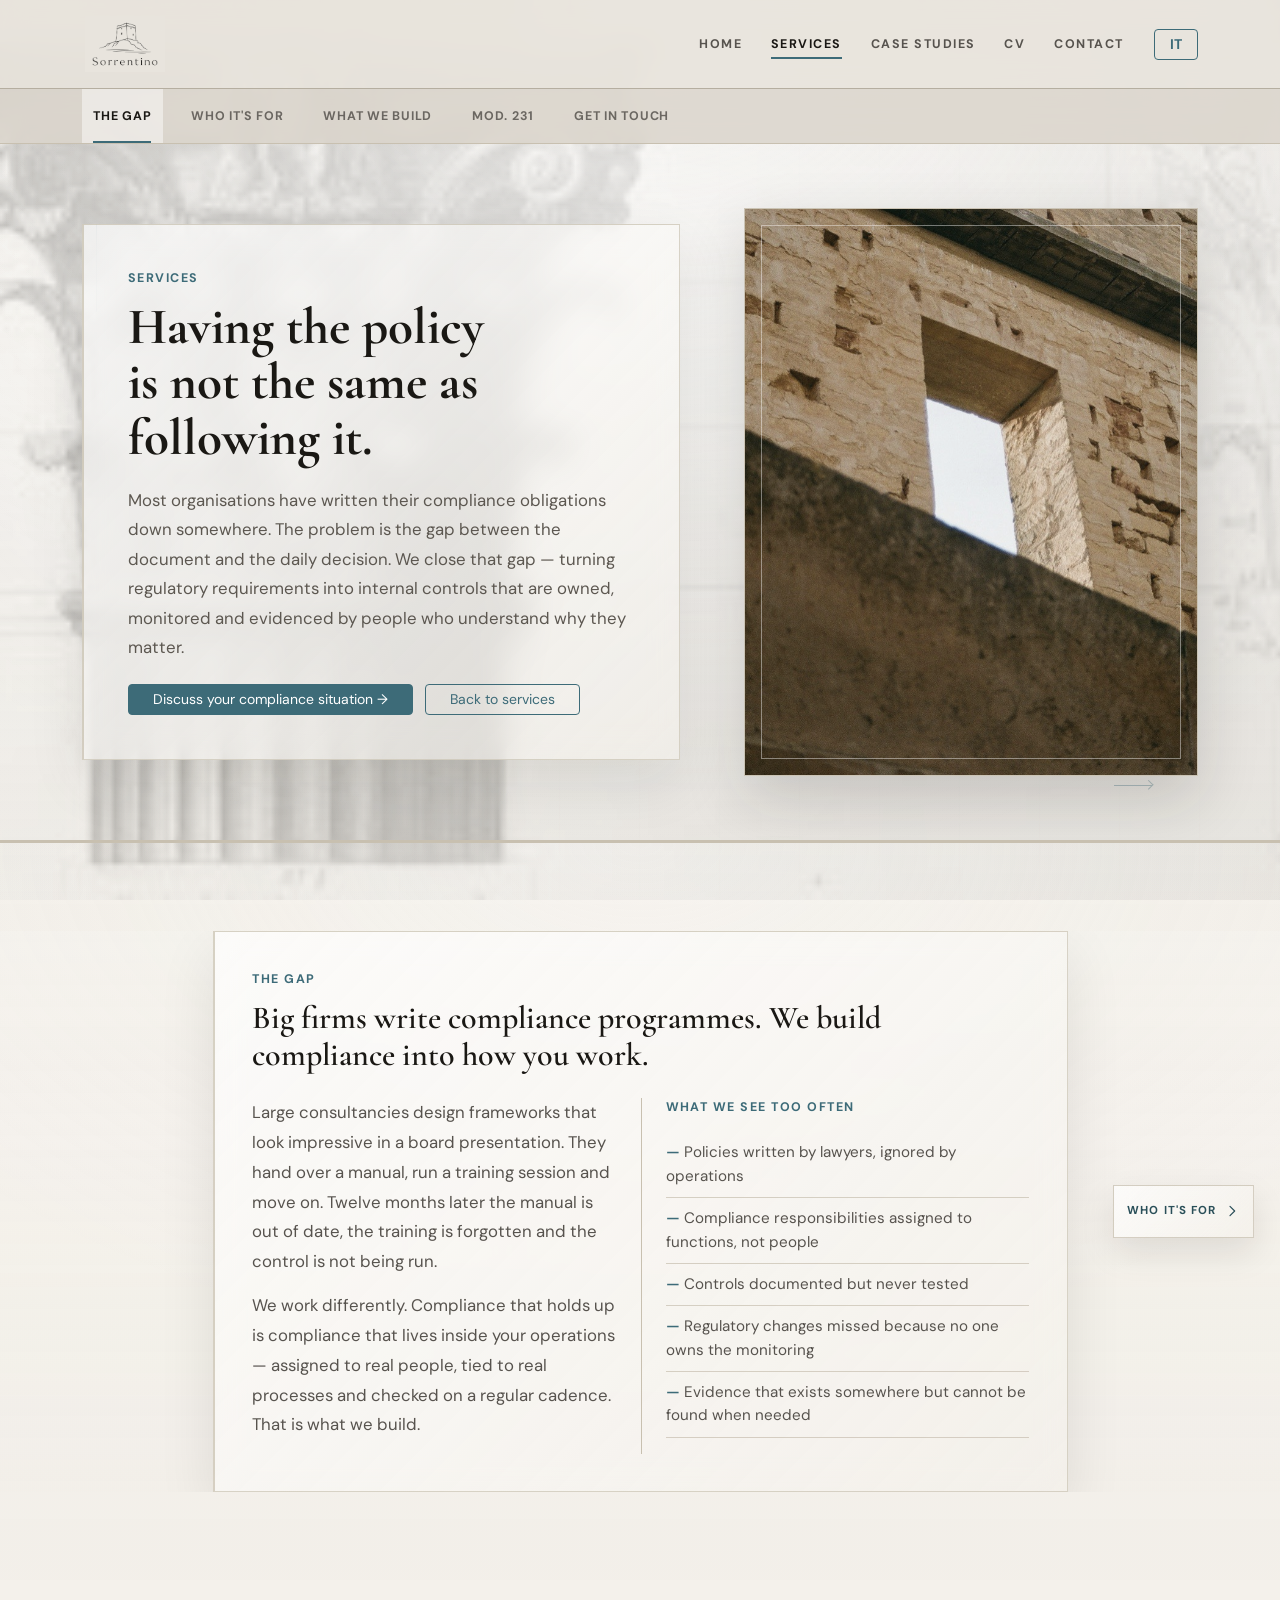
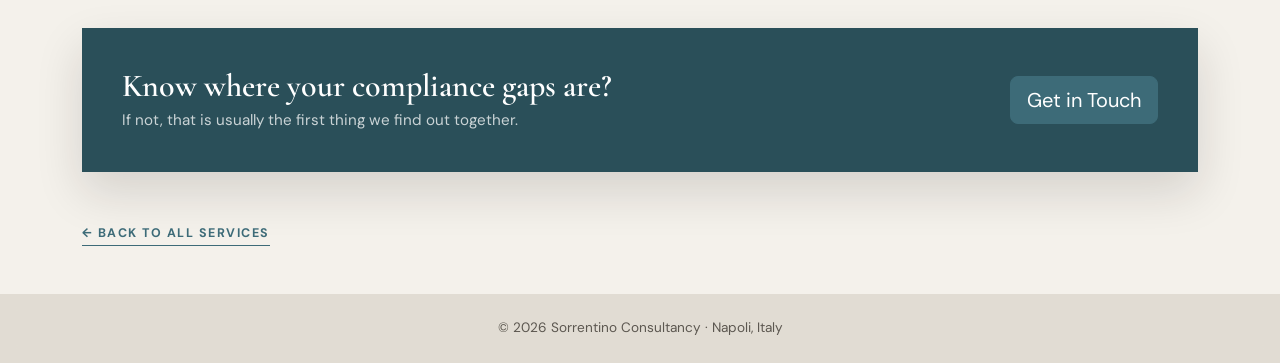
<file: services/compliance-regulation.html>
<!--
  ============================================================
  SERVICE DETAIL — services/compliance-regulation.html
  ============================================================
  Translating regulatory obligations into controls people follow.
  Linked from: services.html #compliance-regulation "Read more →"
               home.html §2 expertise grid card 2

  PAGE STRUCTURE:
  ┌─────────────────────────────────────────────────┐
  │  NAVBAR / SECTION-NAV                            │
  ├─────────────────────────────────────────────────┤
  │  §1 HERO              — headline + CTA           │
  │  §2 THE GAP           — narrative + observations │
  │  §3 WHO IT'S FOR      — 3 audience-cards         │
  │  §4 WHAT WE BUILD     — 6-item outcomes-grid     │
  │  §5 MOD 231 SPOTLIGHT — Italian Mod. 231 deep dive│
  │  §6 CTA               — call-to-action band      │
  │  BACK LINK            — ← Back to all services   │
  ├─────────────────────────────────────────────────┤
  │  FOOTER                                          │
  └─────────────────────────────────────────────────┘

  BODY CLASS: page-services service-detail | i18n prefix: co.*
  ============================================================
-->
<!DOCTYPE html>

<html lang="en">
<head>
<meta charset="utf-8"/>
<meta content="width=device-width, initial-scale=1.0" name="viewport"/>
<meta content="Compliance &amp; Internal Controls advisory for SMEs and scaling organisations. Sorrentino Consultancy translates regulatory obligations into controls that people actually follow." name="description"/>
<meta content="Compliance &amp; Internal Controls | Sorrentino Consultancy" property="og:title"/>
<meta content="website" property="og:type"/>
<meta content="../images/logo.png" property="og:image"/>
<link crossorigin="anonymous" href="https://cdn.jsdelivr.net/npm/bootstrap@5.3.8/dist/css/bootstrap.min.css" integrity="sha384-sRIl4kxILFvY47J16cr9ZwB07vP4J8+LH7qKQnuqkuIAvNWLzeN8tE5YBujZqJLB" rel="stylesheet"/>
<link href="../styles.css" rel="stylesheet"/>
<link rel="preconnect" href="https://fonts.googleapis.com"/>
<link rel="preconnect" href="https://fonts.gstatic.com" crossorigin/>
<link href="https://fonts.googleapis.com/css2?family=Cormorant+Garamond:ital,wght@0,400;0,600;0,700;1,400;1,600&family=DM+Sans:ital,opsz,wght@0,9..40,400;0,9..40,500;0,9..40,600;0,9..40,700;1,9..40,400&display=swap" rel="stylesheet"/>
<link rel="icon" href="../images/logo.png" type="image/png"/>
<title>Compliance &amp; Internal Controls | Sorrentino Consultancy</title>
</head>
<body class="page-services service-detail service-bg-compliance">
<nav aria-label="Main navigation" class="navbar navbar-expand-lg navbar-light sticky-top">
<div class="container">
<a aria-label="Sorrentino Consultancy home" class="navbar-brand d-inline-flex align-items-center" href="../home.html">
<img alt="Sorrentino Consultancy" class="brand-logo" height="56" data-img="logo" width="86"/>
</a>
<button aria-controls="navMenu" aria-expanded="false" aria-label="Toggle navigation" class="navbar-toggler" data-bs-target="#navMenu" data-bs-toggle="collapse" type="button">
<span class="navbar-toggler-icon"></span>
</button>
<div class="collapse navbar-collapse" id="navMenu">
<ul class="navbar-nav ms-auto mb-2 mb-lg-0">
<li class="nav-item"><a class="nav-link" data-i18n="nav.home" href="../home.html">Home</a></li>
<li class="nav-item"><a aria-current="page" class="nav-link active" data-i18n="nav.services" href="../services.html">Services</a></li>
<li class="nav-item"><a class="nav-link" data-i18n="nav.casestudies" href="../case-studies.html">Case Studies</a></li>
<li class="nav-item"><a class="nav-link" data-i18n="nav.cv" href="../cv.html">CV</a></li>
<li class="nav-item"><a class="nav-link" data-i18n="nav.contact" href="../contact.html">Contact</a></li>
</ul>
<button aria-label="Switch language" class="btn btn-outline-primary btn-sm ms-lg-3 language-toggle" id="languageToggle" onclick="this.dataset.i18nInlineHandled='1'; window.toggleLanguage && window.toggleLanguage()" type="button">IT</button>
</div>
</div>
</nav>
<nav aria-label="Page sections" class="section-nav">
<div class="container">
<a class="section-nav-link active" href="#the-gap">The Gap</a>
<a class="section-nav-link" href="#who-its-for">Who It's For</a>
<a class="section-nav-link" href="#what-we-build">What We Build</a>
<a class="section-nav-link" href="#mod231">Mod. 231</a>
<a class="section-nav-link" href="../contact.html">Get in Touch</a>
</div>
</nav>
<main>
<!-- HERO -->
<section class="service-hero py-5">
<span class="animated-accent line service-detail-accent-one" aria-hidden="true"></span>
<span class="animated-accent dot service-detail-accent-two" aria-hidden="true"></span>
<span class="animated-accent arrow service-detail-accent-three" aria-hidden="true"></span>
<div class="container">
<div class="service-hero-grid">
<div class="service-hero-copy">
<p class="section-kicker" data-i18n="co.kicker">Services</p>
<h1 class="service-hero-title" data-i18n-html="co.hero.title">Having the policy<br/>is not the same as<br/>following it.</h1>
<p class="service-hero-lead" data-i18n="co.hero.lead">Most organisations have written their compliance obligations down somewhere. The problem is the gap between the document and the daily decision. We close that gap — turning regulatory requirements into internal controls that are owned, monitored and evidenced by people who understand why they matter.</p>
<div class="service-hero-actions">
<a class="btn btn-primary btn-sm px-4" data-i18n="co.hero.cta" href="../contact.html">Discuss your compliance situation →</a>
<a class="btn btn-outline-primary btn-sm px-4" data-i18n="svc.hero.back" href="../services.html">Back to services</a>
</div>
</div>
<figure class="area-media-frame service-hero-visual">
<img src="../images/middle/services-compliance.jpg" data-img="detail-compliance" alt="Ordered stone wall and window representing structured compliance controls" loading="eager" decoding="async" onerror="this.closest('.area-media-frame').classList.add('is-missing');this.remove();">
</figure>
</div>
</div>
</section>
<!-- THE GAP -->
<section class="service-band py-5" id="the-gap">
<div class="container">
<div class="row justify-content-center">
<div class="col-lg-9">
<p class="section-kicker" data-i18n="co.gap.kicker">The Gap</p>
<h2 class="service-section-heading" data-i18n="co.gap.title">Big firms write compliance programmes. We build compliance into how you work.</h2>
<div class="row g-0 mt-4">
<div class="col-md-6 pe-md-4">
<p class="homepage-lead" data-i18n="co.gap.p1">Large consultancies design frameworks that look impressive in a board presentation. They hand over a manual, run a training session and move on. Twelve months later the manual is out of date, the training is forgotten and the control is not being run.</p>
<p class="homepage-lead" data-i18n="co.gap.p2">We work differently. Compliance that holds up is compliance that lives inside your operations — assigned to real people, tied to real processes and checked on a regular cadence. That is what we build.</p>
</div>
<div class="col-md-6 ps-md-4 service-split-divider">
<p class="section-kicker mb-3" data-i18n="co.gap.obs.kicker">What we see too often</p>
<ul class="service-observation-list">
<li data-i18n="co.gap.obs.1">Policies written by lawyers, ignored by operations</li>
<li data-i18n="co.gap.obs.2">Compliance responsibilities assigned to functions, not people</li>
<li data-i18n="co.gap.obs.3">Controls documented but never tested</li>
<li data-i18n="co.gap.obs.4">Regulatory changes missed because no one owns the monitoring</li>
<li data-i18n="co.gap.obs.5">Evidence that exists somewhere but cannot be found when needed</li>
</ul>
</div>
</div>
</div>
</div>
</div>
</section>
<!-- WHO IT'S FOR -->
<section class="service-outcomes py-5" id="who-its-for">
<div class="container">
<div class="row justify-content-center">
<div class="col-lg-9">
<p class="section-kicker" data-i18n="co.wif.kicker">Who It's For</p>
<h2 class="service-section-heading" data-i18n="co.wif.title">Organisations at a compliance inflection point.</h2>
<div class="row g-4 mt-3">
<div class="col-md-4">
<div class="audience-card">
<h3 data-i18n="co.wif.c1.title">Growing SMEs</h3>
<p data-i18n="co.wif.c1.body">You have reached the size where informal compliance no longer works — regulators, insurers or enterprise clients are asking questions you cannot yet answer confidently. You need a compliance model that fits where you are, not where a big firm assumes you are.</p>
</div>
</div>
<div class="col-md-4">
<div class="audience-card">
<h3 data-i18n="co.wif.c2.title">Italian companies under Mod. 231</h3>
<p data-i18n="co.wif.c2.body">Legislative Decree 231/2001 creates real criminal liability for the organisation if the right controls are not in place. We help you build a Mod. 231 compliance model that is defensible in front of an examining magistrate, not just a supervisor.</p>
</div>
</div>
<div class="col-md-4">
<div class="audience-card">
<h3 data-i18n="co.wif.c3.title">Foreign companies operating in Italy</h3>
<p data-i18n="co.wif.c3.body">The Italian regulatory environment has specific requirements — Mod. 231, Autorità Garante, sector-specific obligations — that do not translate directly from other European frameworks. We bridge that gap without rebuilding your entire compliance architecture.</p>
</div>
</div>
</div>
</div>
</div>
</div>
</section>
<!-- WHAT WE BUILD -->
<section class="service-method py-5" id="what-we-build">
<div class="container">
<div class="row justify-content-center">
<div class="col-lg-9">
<p class="section-kicker" data-i18n="co.bld.kicker">What We Build</p>
<h2 class="service-section-heading" data-i18n="co.bld.title">A compliance operating model — not a document library.</h2>
<p class="service-method-intro" data-i18n="co.bld.intro">Every engagement produces something the team can run, not something they have to translate before using.</p>
<div class="outcomes-grid mt-4">
<div class="outcome-item">
<span aria-hidden="true" class="outcome-rule"></span>
<p data-i18n="co.bld.1">An obligation inventory — what regulations apply, what they require, who owns each one.</p>
</div>
<div class="outcome-item">
<span aria-hidden="true" class="outcome-rule"></span>
<p data-i18n="co.bld.2">A control map linking each obligation to the internal procedure or process that addresses it.</p>
</div>
<div class="outcome-item">
<span aria-hidden="true" class="outcome-rule"></span>
<p data-i18n="co.bld.3">Monitoring routines — regular checks that controls are being followed, with named reviewers.</p>
</div>
<div class="outcome-item">
<span aria-hidden="true" class="outcome-rule"></span>
<p data-i18n="co.bld.4">Evidence standards — what proof is required for each control, and where it is stored.</p>
</div>
<div class="outcome-item">
<span aria-hidden="true" class="outcome-rule"></span>
<p data-i18n="co.bld.5">A remediation governance model — how gaps are tracked, escalated and closed.</p>
</div>
<div class="outcome-item">
<span aria-hidden="true" class="outcome-rule"></span>
<p data-i18n="co.bld.6">A regulatory watch routine — so changes to laws and guidance do not arrive as surprises.</p>
</div>
</div>
</div>
</div>
</div>
</section>
<!-- MOD 231 SPOTLIGHT -->
<section class="service-proof py-5" id="mod231">
<div class="container">
<div class="row justify-content-center">
<div class="col-lg-9">
<p class="section-kicker" data-i18n="co.231.kicker">Italian Specifics</p>
<h2 class="service-section-heading" data-i18n="co.231.title">Legislative Decree 231 / 2001</h2>
<div class="proof-block mt-4">
<p class="proof-context" data-i18n="co.231.ctx">Compliance &amp; Internal Controls · Italian regulatory framework</p>
<p data-i18n="co.231.p1">Mod. 231 creates organisational criminal liability for a defined list of predicate offences — corruption, fraud, environmental violations, workplace safety breaches and others. The defence requires demonstrating that the company had an appropriate compliance programme (Modello Organizzativo e di Gestione) and a functioning Supervisory Body (Organismo di Vigilanza) that actively monitored it.</p>
<p data-i18n="co.231.p2">A Mod. 231 model that exists only on paper is not a defence. We help companies design models that are proportionate to their structure, genuinely implemented in operations and maintained with documented evidence of monitoring. We also support the Organismo di Vigilanza in its oversight function.</p>
<p class="proof-outcome" data-i18n="co.231.out">We have built and reviewed Mod. 231 compliance models across logistics, security services and multi-entity corporate groups. The standard we apply: it must be defensible in front of an examining magistrate.</p>
</div>
</div>
</div>
</div>
</section>
<!-- CTA -->
<section class="container my-5">
<div class="cta-band d-md-flex justify-content-between align-items-center">
<div>
<h2 class="h3 mb-1" data-i18n="co.cta.title">Know where your compliance gaps are?</h2>
<p class="mb-0 opacity-75 cta-subtext" data-i18n="co.cta.sub">If not, that is usually the first thing we find out together.</p>
</div>
<a class="btn btn-primary btn-lg mt-3 mt-md-0 flex-shrink-0" data-i18n="btn.getintouch" href="../contact.html">Get in Touch</a>
</div>
</section>
<div class="container mb-5"><a class="area-link" data-i18n="btn.back" href="../services.html">← Back to all services</a></div>
</main>
<footer class="text-center py-4"><p class="mb-0">© 2026 Sorrentino Consultancy · Napoli, Italy</p></footer>
<script src="../images.js"></script>
<script src="../i18n.js"></script>
<script src="../service-detail.js"></script>
<script crossorigin="anonymous" integrity="sha384-FKyoEForCGlyvwx9Hj09JcYn3nv7wiPVlz7YYwJrWVcXK/BmnVDxM+D2scQbITxI" src="https://cdn.jsdelivr.net/npm/bootstrap@5.3.8/dist/js/bootstrap.bundle.min.js"></script>
</body>
</html>
</file>
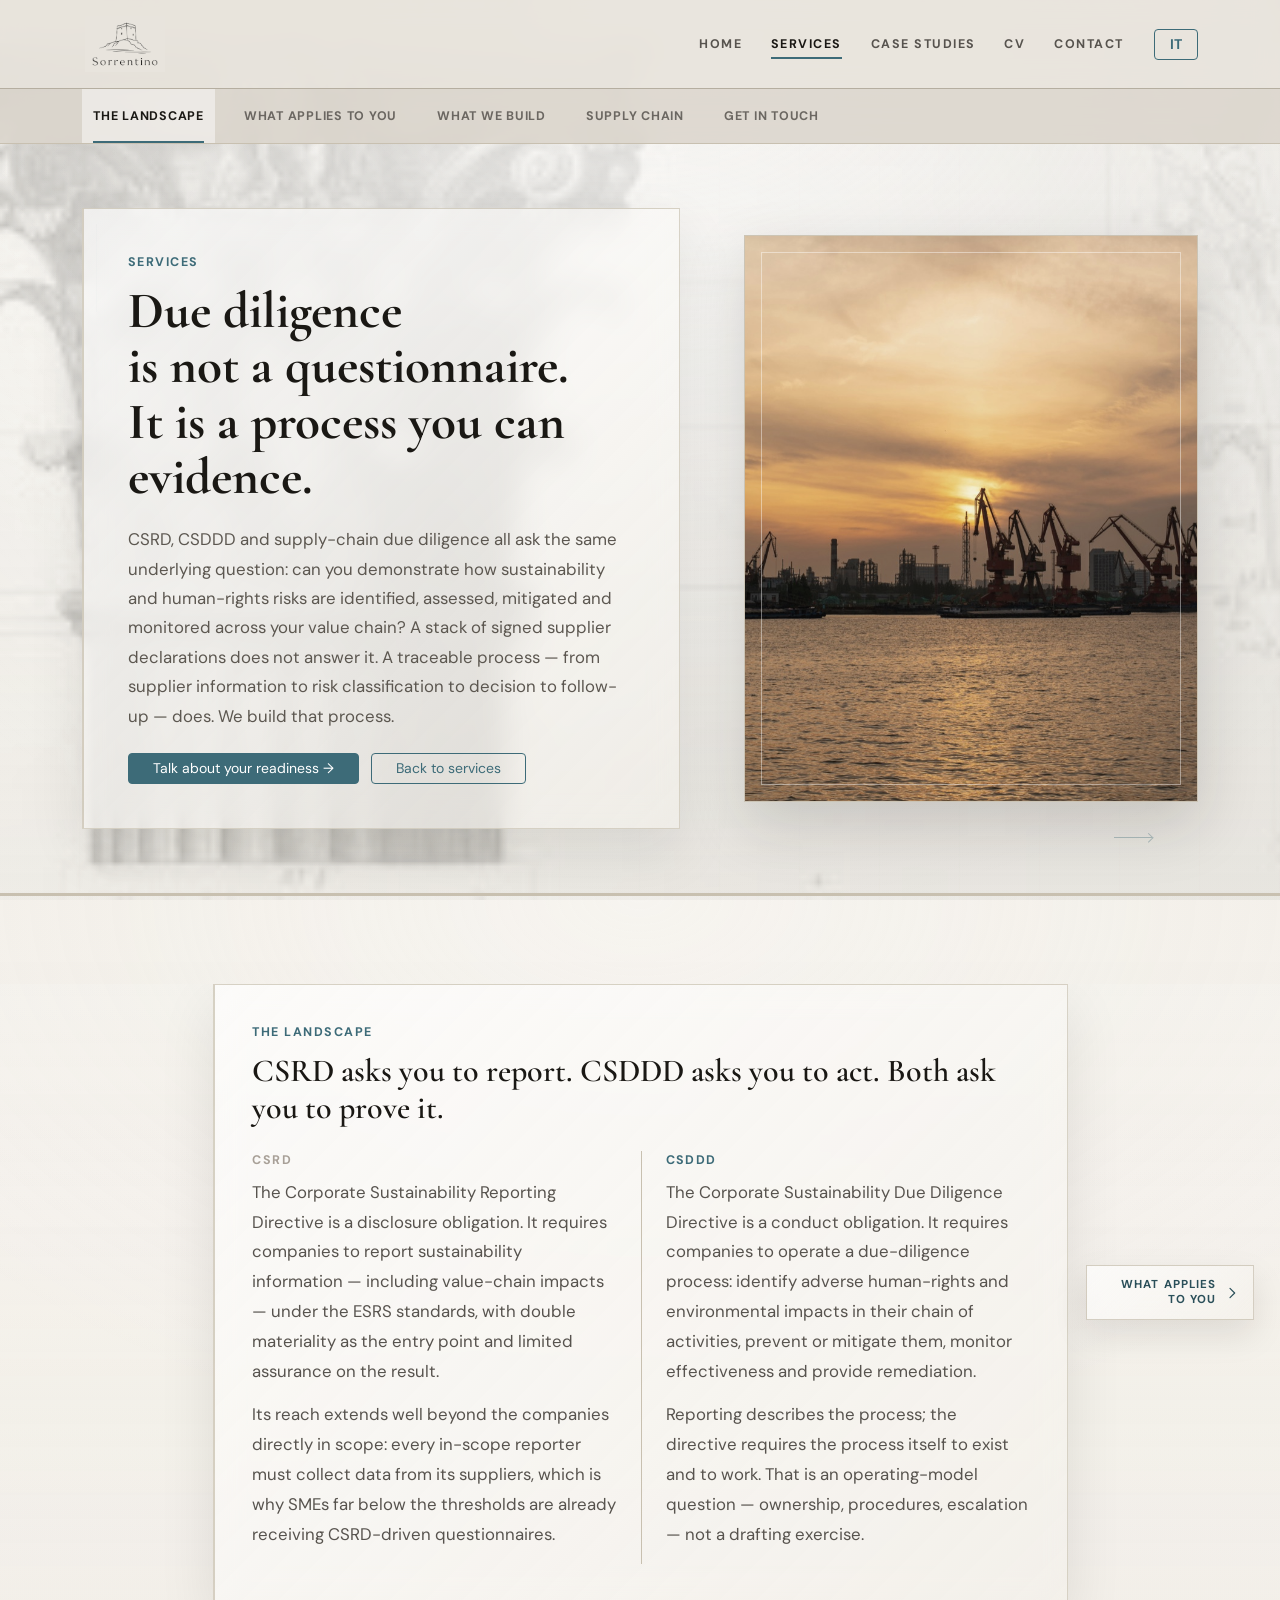
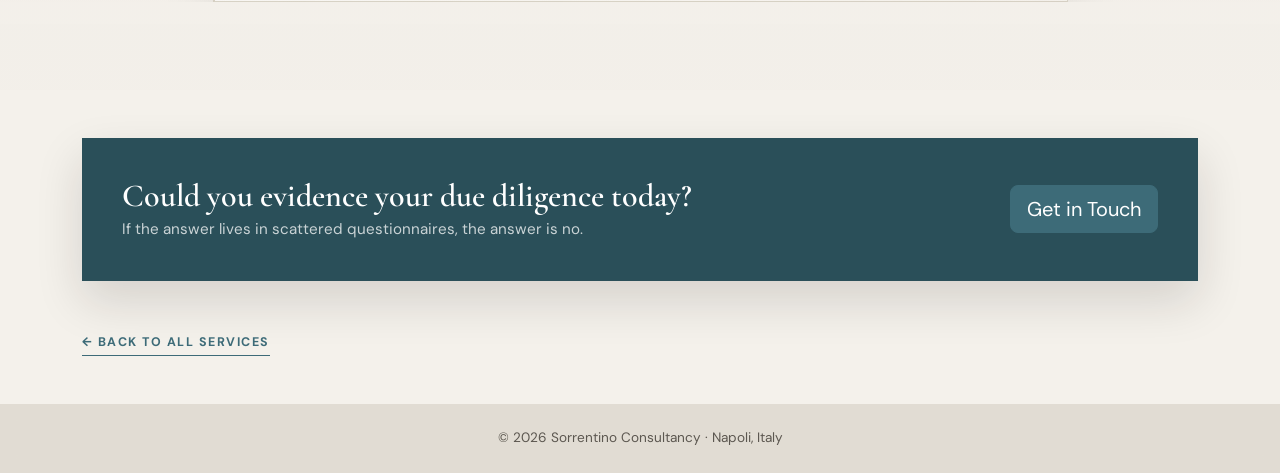
<file: services/csrd-supply-chain.html>
<!--
  ============================================================
  SERVICE DETAIL — services/csrd-supply-chain.html
  ============================================================
  CSRD, CSDDD & supply-chain due diligence — readiness, supplier
  frameworks and monitoring you can evidence.
  Linked from: services.html #csrd-csddd-supply-chain "Read more →"

  PAGE STRUCTURE:
  ┌─────────────────────────────────────────────────┐
  │  NAVBAR / SECTION-NAV                            │
  ├─────────────────────────────────────────────────┤
  │  §1 HERO              — headline + CTA           │
  │  §2 THE LANDSCAPE     — CSRD vs CSDDD two-col    │
  │  §3 WHAT APPLIES      — 3 audience-cards         │
  │  §4 WHAT WE BUILD     — 3 methods + 6 outcomes  │
  │  §5 SUPPLY CHAIN      — due-diligence model      │
  │  §6 CTA               — call-to-action band      │
  │  BACK LINK            — ← Back to all services   │
  ├─────────────────────────────────────────────────┤
  │  FOOTER                                          │
  └─────────────────────────────────────────────────┘

  BODY CLASS: page-services service-detail | i18n prefix: sc.*
  ============================================================
-->
<!DOCTYPE html>

<html lang="en">
<head>
<meta charset="utf-8"/>
<meta content="width=device-width, initial-scale=1.0" name="viewport"/>
<meta content="CSRD, CSDDD and supply-chain due diligence advisory. Sorrentino Consultancy builds readiness assessments, supplier due-diligence frameworks and risk-based monitoring routines that can be evidenced to management, auditors and stakeholders." name="description"/>
<meta content="CSRD, CSDDD &amp; Supply-Chain Due Diligence | Sorrentino Consultancy" property="og:title"/>
<meta content="Due diligence is not a questionnaire. It is a process you can evidence — from supplier data to decision to follow-up." property="og:description"/>
<meta content="website" property="og:type"/>
<meta content="../images/logo.png" property="og:image"/>
<link crossorigin="anonymous" href="https://cdn.jsdelivr.net/npm/bootstrap@5.3.8/dist/css/bootstrap.min.css" integrity="sha384-sRIl4kxILFvY47J16cr9ZwB07vP4J8+LH7qKQnuqkuIAvNWLzeN8tE5YBujZqJLB" rel="stylesheet"/>
<link href="../styles.css" rel="stylesheet"/>
<link rel="preconnect" href="https://fonts.googleapis.com"/>
<link rel="preconnect" href="https://fonts.gstatic.com" crossorigin/>
<link href="https://fonts.googleapis.com/css2?family=Cormorant+Garamond:ital,wght@0,400;0,600;0,700;1,400;1,600&family=DM+Sans:ital,opsz,wght@0,9..40,400;0,9..40,500;0,9..40,600;0,9..40,700;1,9..40,400&display=swap" rel="stylesheet"/>
<link rel="icon" href="../images/logo.png" type="image/png"/>
<title>CSRD, CSDDD &amp; Supply-Chain Due Diligence | Sorrentino Consultancy</title>
</head>
<body class="page-services service-detail service-bg-csrd">
<nav aria-label="Main navigation" class="navbar navbar-expand-lg navbar-light sticky-top">
<div class="container">
<a aria-label="Sorrentino Consultancy home" class="navbar-brand d-inline-flex align-items-center" href="../home.html">
<img alt="Sorrentino Consultancy" class="brand-logo" height="56" data-img="logo" width="86"/>
</a>
<button aria-controls="navMenu" aria-expanded="false" aria-label="Toggle navigation" class="navbar-toggler" data-bs-target="#navMenu" data-bs-toggle="collapse" type="button">
<span class="navbar-toggler-icon"></span>
</button>
<div class="collapse navbar-collapse" id="navMenu">
<ul class="navbar-nav ms-auto mb-2 mb-lg-0">
<li class="nav-item"><a class="nav-link" data-i18n="nav.home" href="../home.html">Home</a></li>
<li class="nav-item"><a aria-current="page" class="nav-link active" data-i18n="nav.services" href="../services.html">Services</a></li>
<li class="nav-item"><a class="nav-link" data-i18n="nav.casestudies" href="../case-studies.html">Case Studies</a></li>
<li class="nav-item"><a class="nav-link" data-i18n="nav.cv" href="../cv.html">CV</a></li>
<li class="nav-item"><a class="nav-link" data-i18n="nav.contact" href="../contact.html">Contact</a></li>
</ul>
<button aria-label="Switch language" class="btn btn-outline-primary btn-sm ms-lg-3 language-toggle" id="languageToggle" onclick="this.dataset.i18nInlineHandled='1'; window.toggleLanguage && window.toggleLanguage()" type="button">IT</button>
</div>
</div>
</nav>
<nav aria-label="Page sections" class="section-nav">
<div class="container">
<a class="section-nav-link active" href="#landscape">The Landscape</a>
<a class="section-nav-link" href="#what-applies">What Applies to You</a>
<a class="section-nav-link" href="#what-we-build">What We Build</a>
<a class="section-nav-link" href="#supply-chain">Supply Chain</a>
<a class="section-nav-link" href="../contact.html">Get in Touch</a>
</div>
</nav>
<main>
<!-- HERO -->
<section class="service-hero py-5">
<span class="animated-accent line service-detail-accent-one" aria-hidden="true"></span>
<span class="animated-accent dot service-detail-accent-two" aria-hidden="true"></span>
<span class="animated-accent arrow service-detail-accent-three" aria-hidden="true"></span>
<div class="container">
<div class="service-hero-grid">
<div class="service-hero-copy">
<p class="section-kicker" data-i18n="sc.kicker">Services</p>
<h1 class="service-hero-title" data-i18n-html="sc.hero.title">Due diligence<br/>is not a questionnaire.<br/>It is a process you can evidence.</h1>
<p class="service-hero-lead" data-i18n="sc.hero.lead">CSRD, CSDDD and supply-chain due diligence all ask the same underlying question: can you demonstrate how sustainability and human-rights risks are identified, assessed, mitigated and monitored across your value chain? A stack of signed supplier declarations does not answer it. A traceable process — from supplier information to risk classification to decision to follow-up — does. We build that process.</p>
<div class="service-hero-actions">
<a class="btn btn-primary btn-sm px-4" data-i18n="sc.hero.cta" href="../contact.html">Talk about your readiness →</a>
<a class="btn btn-outline-primary btn-sm px-4" data-i18n="svc.hero.back" href="../services.html">Back to services</a>
</div>
</div>
<figure class="area-media-frame service-hero-visual">
<img src="../images/middle/services-supply-chain.jpg" data-img="detail-csrd" alt="Harbour cranes silhouetted against a golden sunset representing supply-chain due diligence across the value chain" loading="eager" decoding="async" onerror="this.closest('.area-media-frame').classList.add('is-missing');this.remove();">
</figure>
</div>
</div>
</section>
<!-- THE LANDSCAPE -->
<section class="service-band py-5" id="landscape">
<div class="container">
<div class="row justify-content-center">
<div class="col-lg-9">
<p class="section-kicker" data-i18n="sc.lnd.kicker">The Landscape</p>
<h2 class="service-section-heading" data-i18n="sc.lnd.title">CSRD asks you to report. CSDDD asks you to act. Both ask you to prove it.</h2>
<div class="row g-0 mt-4">
<div class="col-md-6 pe-md-4">
<p class="section-kicker is-muted mb-2" data-i18n="sc.lnd.csrd.kicker">CSRD</p>
<p class="homepage-lead" data-i18n="sc.lnd.csrd.p1">The Corporate Sustainability Reporting Directive is a disclosure obligation. It requires companies to report sustainability information — including value-chain impacts — under the ESRS standards, with double materiality as the entry point and limited assurance on the result.</p>
<p class="homepage-lead" data-i18n="sc.lnd.csrd.p2">Its reach extends well beyond the companies directly in scope: every in-scope reporter must collect data from its suppliers, which is why SMEs far below the thresholds are already receiving CSRD-driven questionnaires.</p>
</div>
<div class="col-md-6 ps-md-4 service-split-divider">
<p class="section-kicker mb-2" data-i18n="sc.lnd.csddd.kicker">CSDDD</p>
<p class="homepage-lead" data-i18n="sc.lnd.csddd.p1">The Corporate Sustainability Due Diligence Directive is a conduct obligation. It requires companies to operate a due-diligence process: identify adverse human-rights and environmental impacts in their chain of activities, prevent or mitigate them, monitor effectiveness and provide remediation.</p>
<p class="homepage-lead" data-i18n="sc.lnd.csddd.p2">Reporting describes the process; the directive requires the process itself to exist and to work. That is an operating-model question — ownership, procedures, escalation — not a drafting exercise.</p>
</div>
</div>
</div>
</div>
</div>
</section>
<!-- WHAT APPLIES TO YOU -->
<section class="service-outcomes py-5" id="what-applies">
<div class="container">
<div class="row justify-content-center">
<div class="col-lg-9">
<p class="section-kicker" data-i18n="sc.wat.kicker">What Applies to You</p>
<h2 class="service-section-heading" data-i18n="sc.wat.title">Scope is the first question. Proportionality is the second.</h2>
<div class="row g-4 mt-3">
<div class="col-md-4">
<div class="audience-card">
<h3 data-i18n="sc.wat.c1.title">Companies in or approaching CSRD scope</h3>
<p data-i18n="sc.wat.c1.body">You need a readiness position you can defend: which ESRS topics are material, where the data gaps are, what evidence assurance will expect and a realistic plan to close the distance. A gap analysis only has value if it ends in an evidence plan with owners and dates.</p>
</div>
</div>
<div class="col-md-4">
<div class="audience-card">
<h3 data-i18n="sc.wat.c2.title">SMEs inside someone else's value chain</h3>
<p data-i18n="sc.wat.c2.body">Your enterprise customers are in scope, so their obligations arrive at your door as questionnaires, codes of conduct and contract clauses. You need a proportionate response: one set of reliable answers and evidence, reusable across every customer request, instead of improvising each time.</p>
</div>
</div>
<div class="col-md-4">
<div class="audience-card">
<h3 data-i18n="sc.wat.c3.title">Organisations that depend on suppliers they don't control</h3>
<p data-i18n="sc.wat.c3.body">Outsourced operations, logistics networks, subcontractor chains. Whether or not a directive formally applies to you, your name is attached to what happens there — and investors, lenders and customers increasingly ask how you know. You need a due-diligence model sized to your real exposure.</p>
</div>
</div>
</div>
</div>
</div>
</div>
</section>
<!-- WHAT WE BUILD -->
<section class="service-method py-5" id="what-we-build">
<div class="container">
<div class="row justify-content-center">
<div class="col-lg-9">
<p class="section-kicker" data-i18n="sc.bld.kicker">What We Build</p>
<h2 class="service-section-heading" data-i18n="sc.bld.title">A due-diligence model your team can operate — and explain.</h2>
<p class="service-method-intro" data-i18n="sc.bld.intro">Every element is designed to be run by your internal team with the tools you already have, and to be explained clearly to management, auditors or stakeholders when they ask how it works.</p>
<div class="method-row mt-4">
<div class="method-block">
<h3 class="method-name" data-i18n="sc.bld.1.name">Readiness</h3>
<p data-i18n="sc.bld.1.body">Where you stand against CSRD and CSDDD: scoping and timeline, double-materiality groundwork, gap analysis against the requirements that actually apply to you, and an evidence plan that turns each gap into an owned, dated action rather than a finding in a slide deck.</p>
</div>
<div class="method-block">
<h3 class="method-name" data-i18n="sc.bld.2.name">Suppliers</h3>
<p data-i18n="sc.bld.2.body">A supplier due-diligence framework proportionate to risk: segmentation by exposure, questionnaires that ask only what you will actually use, risk classification criteria and the escalation logic that decides what happens when a supplier's answers — or silence — raise a flag.</p>
</div>
<div class="method-block">
<h3 class="method-name" data-i18n="sc.bld.3.name">Monitoring</h3>
<p data-i18n="sc.bld.3.body">Risk-based monitoring routines across outsourced and supply-chain environments: review cadence by supplier tier, corrective-action follow-up, trigger events that prompt reassessment, and the documentation trail that shows the process operating over time — not just existing on paper.</p>
</div>
</div>
<div class="outcomes-grid mt-5">
<div class="outcome-item">
<span aria-hidden="true" class="outcome-rule"></span>
<p data-i18n="sc.bld.out.1">A CSRD / CSDDD readiness assessment: scope, applicable requirements, gaps and an evidence plan with owners.</p>
</div>
<div class="outcome-item">
<span aria-hidden="true" class="outcome-rule"></span>
<p data-i18n="sc.bld.out.2">A supplier segmentation model: which third parties matter most, by risk and by dependence — not by spend alone.</p>
</div>
<div class="outcome-item">
<span aria-hidden="true" class="outcome-rule"></span>
<p data-i18n="sc.bld.out.3">Due-diligence questionnaires and supplier-facing requirements designed to produce usable, comparable answers.</p>
</div>
<div class="outcome-item">
<span aria-hidden="true" class="outcome-rule"></span>
<p data-i18n="sc.bld.out.4">An escalation model: classification criteria, decision rights and documented follow-up for red-flag findings.</p>
</div>
<div class="outcome-item">
<span aria-hidden="true" class="outcome-rule"></span>
<p data-i18n="sc.bld.out.5">Monitoring routines by supplier tier: review cadence, corrective-action tracking and reassessment triggers.</p>
</div>
<div class="outcome-item">
<span aria-hidden="true" class="outcome-rule"></span>
<p data-i18n="sc.bld.out.6">A due-diligence narrative for management, auditors and customers that explains the process end to end.</p>
</div>
</div>
</div>
</div>
</div>
</section>
<!-- SUPPLY-CHAIN DUE DILIGENCE -->
<section class="service-proof py-5" id="supply-chain">
<div class="container">
<div class="row justify-content-center">
<div class="col-lg-9">
<p class="section-kicker" data-i18n="sc.sdd.kicker">Supply Chain</p>
<h2 class="service-section-heading" data-i18n="sc.sdd.title">The questionnaire is the easiest part. What happens after the answers come back is the due diligence.</h2>
<div class="proof-block mt-4">
<p class="proof-context" data-i18n="sc.sdd.ctx">Supply-Chain Due Diligence · Operating model</p>
<p data-i18n="sc.sdd.p1">Most supplier due-diligence programmes stall at data collection: hundreds of questionnaires sent, a fraction returned, answers filed and never read again. Nothing in that exercise identifies a risk, mitigates an impact or survives a serious question from an auditor or customer.</p>
<p data-i18n="sc.sdd.p2">A working model is narrower and deeper. Segment the supplier base so effort follows risk. Ask fewer questions and define what each answer changes. Classify, decide, document. Follow up on corrective actions until they close. Reassess when something material changes — a new country, a new subcontractor, an incident.</p>
<p data-i18n="sc.sdd.p3">This is the same discipline as any third-party risk process — applied to human-rights and environmental exposure instead of only financial or operational risk. If you already audit your suppliers, due diligence extends that machinery; it does not require a parallel one.</p>
<p class="proof-outcome" data-i18n="sc.sdd.out">If you already run supplier audits or third-party assurance, we build on it. If you are starting from zero, we size the model to your real exposure — not to the largest version of the requirement.</p>
<a class="area-link mt-3 d-inline-block" href="esg-governance.html">See our ESG Governance service →</a>
</div>
</div>
</div>
</div>
</section>
<section class="container my-5">
<div class="cta-band d-md-flex justify-content-between align-items-center">
<div>
<h2 class="h3 mb-1" data-i18n="sc.cta.title">Could you evidence your due diligence today?</h2>
<p class="mb-0 opacity-75 cta-subtext" data-i18n="sc.cta.sub">If the answer lives in scattered questionnaires, the answer is no.</p>
</div>
<a class="btn btn-primary btn-lg mt-3 mt-md-0 flex-shrink-0" data-i18n="btn.getintouch" href="../contact.html">Get in Touch</a>
</div>
</section>
<div class="container mb-5"><a class="area-link" data-i18n="btn.back" href="../services.html">← Back to all services</a></div>
</main>
<footer class="text-center py-4"><p class="mb-0">© 2026 Sorrentino Consultancy · Napoli, Italy</p></footer>
<script src="../images.js"></script>
<script src="../i18n.js"></script>
<script src="../service-detail.js"></script>
<script crossorigin="anonymous" integrity="sha384-FKyoEForCGlyvwx9Hj09JcYn3nv7wiPVlz7YYwJrWVcXK/BmnVDxM+D2scQbITxI" src="https://cdn.jsdelivr.net/npm/bootstrap@5.3.8/dist/js/bootstrap.bundle.min.js"></script>
</body>
</html>
</file>
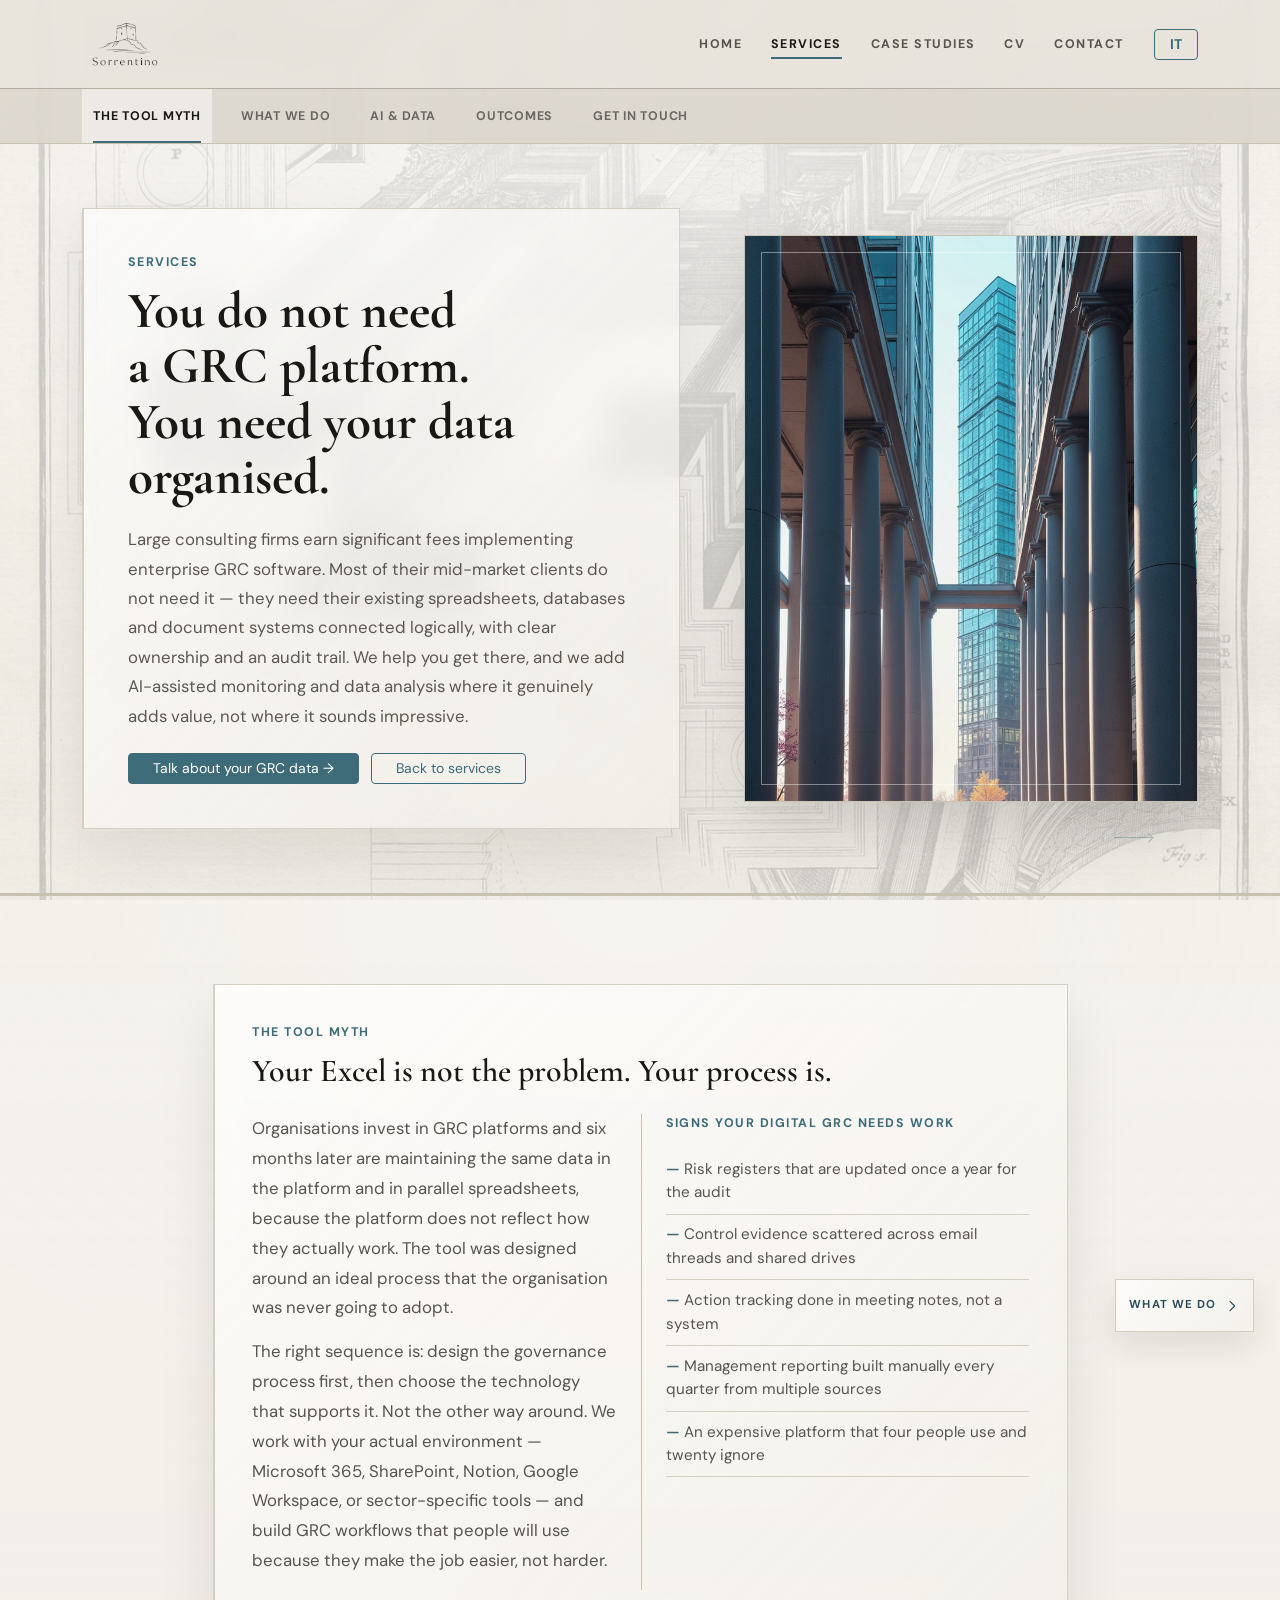
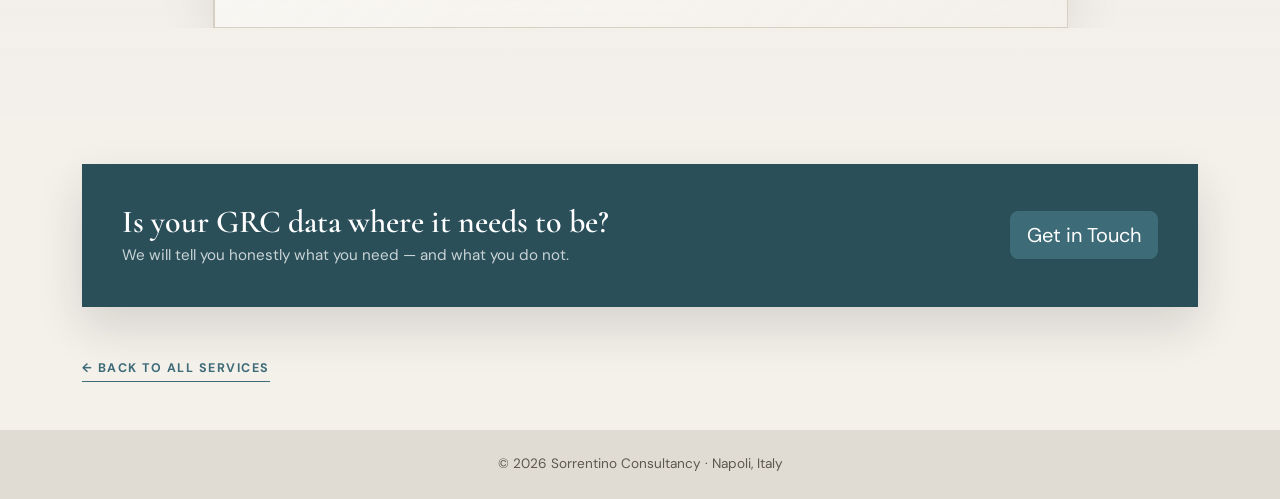
<file: services/digital-grc.html>
<!--
  ============================================================
  SERVICE DETAIL — services/digital-grc.html
  ============================================================
  Lean digital workflows for risk, compliance and evidence.
  Linked from: services.html #digital-grc "Read more →"

  PAGE STRUCTURE:
  ┌─────────────────────────────────────────────────┐
  │  NAVBAR / SECTION-NAV                            │
  ├─────────────────────────────────────────────────┤
  │  §1 HERO              — headline + CTA           │
  │  §2 THE TOOL MYTH     — narrative + observations │
  │  §3 WHAT WE DO        — Map→Design→Automate     │
  │  §4 AI & DATA         — AI proof-block           │
  │  §5 OUTCOMES          — 6-item outcomes-grid     │
  │  §6 CTA               — call-to-action band      │
  │  BACK LINK            — ← Back to all services   │
  ├─────────────────────────────────────────────────┤
  │  FOOTER                                          │
  └─────────────────────────────────────────────────┘

  BODY CLASS: page-services service-detail | i18n prefix: dg.*
  ============================================================
-->
<!DOCTYPE html>

<html lang="en">
<head>
<meta charset="utf-8"/>
<meta content="width=device-width, initial-scale=1.0" name="viewport"/>
<meta content="Digital GRC &amp; Evidence Management. Sorrentino Consultancy helps you make your existing tools work properly — without buying a platform you do not need." name="description"/>
<meta content="Digital GRC &amp; Evidence Management | Sorrentino Consultancy" property="og:title"/>
<meta content="website" property="og:type"/>
<meta content="../images/logo.png" property="og:image"/>
<link crossorigin="anonymous" href="https://cdn.jsdelivr.net/npm/bootstrap@5.3.8/dist/css/bootstrap.min.css" integrity="sha384-sRIl4kxILFvY47J16cr9ZwB07vP4J8+LH7qKQnuqkuIAvNWLzeN8tE5YBujZqJLB" rel="stylesheet"/>
<link href="../styles.css" rel="stylesheet"/>
<link rel="preconnect" href="https://fonts.googleapis.com"/>
<link rel="preconnect" href="https://fonts.gstatic.com" crossorigin/>
<link href="https://fonts.googleapis.com/css2?family=Cormorant+Garamond:ital,wght@0,400;0,600;0,700;1,400;1,600&family=DM+Sans:ital,opsz,wght@0,9..40,400;0,9..40,500;0,9..40,600;0,9..40,700;1,9..40,400&display=swap" rel="stylesheet"/>
<link rel="icon" href="../images/logo.png" type="image/png"/>
<title>Digital GRC &amp; Evidence Management | Sorrentino Consultancy</title>
</head>
<body class="page-services service-detail service-bg-digital">
<nav aria-label="Main navigation" class="navbar navbar-expand-lg navbar-light sticky-top">
<div class="container">
<a aria-label="Sorrentino Consultancy home" class="navbar-brand d-inline-flex align-items-center" href="../home.html">
<img alt="Sorrentino Consultancy" class="brand-logo" height="56" data-img="logo" width="86"/>
</a>
<button aria-controls="navMenu" aria-expanded="false" aria-label="Toggle navigation" class="navbar-toggler" data-bs-target="#navMenu" data-bs-toggle="collapse" type="button">
<span class="navbar-toggler-icon"></span>
</button>
<div class="collapse navbar-collapse" id="navMenu">
<ul class="navbar-nav ms-auto mb-2 mb-lg-0">
<li class="nav-item"><a class="nav-link" data-i18n="nav.home" href="../home.html">Home</a></li>
<li class="nav-item"><a aria-current="page" class="nav-link active" data-i18n="nav.services" href="../services.html">Services</a></li>
<li class="nav-item"><a class="nav-link" data-i18n="nav.casestudies" href="../case-studies.html">Case Studies</a></li>
<li class="nav-item"><a class="nav-link" data-i18n="nav.cv" href="../cv.html">CV</a></li>
<li class="nav-item"><a class="nav-link" data-i18n="nav.contact" href="../contact.html">Contact</a></li>
</ul>
<button aria-label="Switch language" class="btn btn-outline-primary btn-sm ms-lg-3 language-toggle" id="languageToggle" onclick="this.dataset.i18nInlineHandled='1'; window.toggleLanguage && window.toggleLanguage()" type="button">IT</button>
</div>
</div>
</nav>
<nav aria-label="Page sections" class="section-nav">
<div class="container">
<a class="section-nav-link active" href="#the-myth">The Tool Myth</a>
<a class="section-nav-link" href="#what-we-do">What We Do</a>
<a class="section-nav-link" href="#ai-data">AI &amp; Data</a>
<a class="section-nav-link" href="#outcomes">Outcomes</a>
<a class="section-nav-link" href="../contact.html">Get in Touch</a>
</div>
</nav>
<main>
<!-- HERO -->
<section class="service-hero py-5">
<span class="animated-accent line service-detail-accent-one" aria-hidden="true"></span>
<span class="animated-accent dot service-detail-accent-two" aria-hidden="true"></span>
<span class="animated-accent arrow service-detail-accent-three" aria-hidden="true"></span>
<div class="container">
<div class="service-hero-grid">
<div class="service-hero-copy">
<p class="section-kicker" data-i18n="dg.kicker">Services</p>
<h1 class="service-hero-title" data-i18n-html="dg.hero.title">You do not need<br/>a GRC platform.<br/>You need your data organised.</h1>
<p class="service-hero-lead" data-i18n="dg.hero.lead">Large consulting firms earn significant fees implementing enterprise GRC software. Most of their mid-market clients do not need it — they need their existing spreadsheets, databases and document systems connected logically, with clear ownership and an audit trail. We help you get there, and we add AI-assisted monitoring and data analysis where it genuinely adds value, not where it sounds impressive.</p>
<div class="service-hero-actions">
<a class="btn btn-primary btn-sm px-4" data-i18n="dg.hero.cta" href="../contact.html">Talk about your GRC data →</a>
<a class="btn btn-outline-primary btn-sm px-4" data-i18n="svc.hero.back" href="../services.html">Back to services</a>
</div>
</div>
<figure class="area-media-frame service-hero-visual">
<img src="../images/middle/services-digital.jpg" data-img="detail-digital" alt="Classical colonnade with modern glass towers representing digital GRC and evidence management" loading="eager" decoding="async" onerror="this.closest('.area-media-frame').classList.add('is-missing');this.remove();">
</figure>
</div>
</div>
</section>
<!-- THE MYTH -->
<section class="service-band py-5" id="the-myth">
<div class="container">
<div class="row justify-content-center">
<div class="col-lg-9">
<p class="section-kicker" data-i18n="dg.myt.kicker">The Tool Myth</p>
<h2 class="service-section-heading" data-i18n="dg.myt.title">Your Excel is not the problem. Your process is.</h2>
<div class="row g-0 mt-4">
<div class="col-md-6 pe-md-4">
<p class="homepage-lead" data-i18n="dg.myt.p1">Organisations invest in GRC platforms and six months later are maintaining the same data in the platform and in parallel spreadsheets, because the platform does not reflect how they actually work. The tool was designed around an ideal process that the organisation was never going to adopt.</p>
<p class="homepage-lead" data-i18n="dg.myt.p2">The right sequence is: design the governance process first, then choose the technology that supports it. Not the other way around. We work with your actual environment — Microsoft 365, SharePoint, Notion, Google Workspace, or sector-specific tools — and build GRC workflows that people will use because they make the job easier, not harder.</p>
</div>
<div class="col-md-6 ps-md-4 service-split-divider">
<p class="section-kicker mb-3" data-i18n="dg.myt.obs.kicker">Signs your digital GRC needs work</p>
<ul class="service-observation-list">
<li data-i18n="dg.myt.obs.1">Risk registers that are updated once a year for the audit</li>
<li data-i18n="dg.myt.obs.2">Control evidence scattered across email threads and shared drives</li>
<li data-i18n="dg.myt.obs.3">Action tracking done in meeting notes, not a system</li>
<li data-i18n="dg.myt.obs.4">Management reporting built manually every quarter from multiple sources</li>
<li data-i18n="dg.myt.obs.5">An expensive platform that four people use and twenty ignore</li>
</ul>
</div>
</div>
</div>
</div>
</div>
</section>
<!-- WHAT WE DO -->
<section class="service-outcomes py-5" id="what-we-do">
<div class="container">
<div class="row justify-content-center">
<div class="col-lg-9">
<p class="section-kicker" data-i18n="dg.wdo.kicker">What We Do</p>
<h2 class="service-section-heading" data-i18n="dg.wdo.title">Lean digital workflows for risk, compliance and evidence.</h2>
<div class="method-row mt-4">
<div class="method-block">
<h3 class="method-name" data-i18n="dg.wdo.1.name">Map</h3>
<p data-i18n="dg.wdo.1.body">Understand your current data flows: where GRC information lives, who updates it, how it gets to management and where the gaps and duplications are. Most organisations are surprised by what they already have.</p>
</div>
<div class="method-block">
<h3 class="method-name" data-i18n="dg.wdo.2.name">Design</h3>
<p data-i18n="dg.wdo.2.body">Define the workflow: control register structure, evidence library logic, action tracking model, reporting cadence and dashboard design. Built around your tools, your team and your actual governance cadence.</p>
</div>
<div class="method-block">
<h3 class="method-name" data-i18n="dg.wdo.3.name">Automate</h3>
<p data-i18n="dg.wdo.3.body">Where repetitive tasks can be automated — evidence collection, monitoring alerts, status updates, report generation — we apply the right level of automation: enough to reduce manual work, not so much that the process breaks when someone changes a cell.</p>
</div>
</div>
</div>
</div>
</div>
</section>
<!-- AI & DATA -->
<section class="service-proof py-5" id="ai-data">
<div class="container">
<div class="row justify-content-center">
<div class="col-lg-9">
<p class="section-kicker" data-i18n="dg.ai.kicker">AI &amp; Data Analysis</p>
<h2 class="service-section-heading" data-i18n="dg.ai.title">Applied carefully. Not demonstrated.</h2>
<div class="proof-block mt-4">
<p class="proof-context" data-i18n="dg.ai.ctx">Digital GRC · AI-assisted monitoring and analysis</p>
<p data-i18n="dg.ai.p1">AI has genuine applications in GRC — anomaly detection in transaction data, automated classification of compliance evidence, pattern recognition in incident logs, contract review for risk language, and monitoring of regulatory change feeds. We use these tools where they reduce effort and improve accuracy.</p>
<p data-i18n="dg.ai.p2">What we do not do: recommend AI solutions to clients who have not yet solved the underlying data and process problems. AI applied to disorganised data produces disorganised outputs faster. The governance process has to work first.</p>
<p data-i18n="dg.ai.p3">We bring hands-on experience with data analysis, GRC platform configuration and AI-assisted workflows. We apply them in proportion to the problem — and we explain clearly what each tool does and does not do before recommending it.</p>
<p class="proof-outcome" data-i18n="dg.ai.out">Our standard: if the tool cannot be maintained by your team without our involvement six months after the engagement ends, it is the wrong tool.</p>
</div>
</div>
</div>
</div>
</section>
<!-- OUTCOMES -->
<section class="service-method py-5" id="outcomes">
<div class="container">
<div class="row justify-content-center">
<div class="col-lg-9">
<p class="section-kicker" data-i18n="dg.out.kicker">What You Get</p>
<h2 class="service-section-heading" data-i18n="dg.out.title">GRC data your team will actually maintain.</h2>
<div class="outcomes-grid mt-4">
<div class="outcome-item">
<span aria-hidden="true" class="outcome-rule"></span>
<p data-i18n="dg.out.1">A control register design your team can update without a consultant in the room.</p>
</div>
<div class="outcome-item">
<span aria-hidden="true" class="outcome-rule"></span>
<p data-i18n="dg.out.2">An evidence library structure with clear ownership, naming conventions and retention logic.</p>
</div>
<div class="outcome-item">
<span aria-hidden="true" class="outcome-rule"></span>
<p data-i18n="dg.out.3">Action tracking workflows integrated into the tools your team already uses daily.</p>
</div>
<div class="outcome-item">
<span aria-hidden="true" class="outcome-rule"></span>
<p data-i18n="dg.out.4">Management dashboards built from live data — not manually assembled before each meeting.</p>
</div>
<div class="outcome-item">
<span aria-hidden="true" class="outcome-rule"></span>
<p data-i18n="dg.out.5">Automation of repeatable evidence collection and monitoring tasks where it reduces real effort.</p>
</div>
<div class="outcome-item">
<span aria-hidden="true" class="outcome-rule"></span>
<p data-i18n="dg.out.6">An honest assessment of whether a GRC platform would help you — and if so, which one and why.</p>
</div>
</div>
</div>
</div>
</div>
</section>
<section class="container my-5">
<div class="cta-band d-md-flex justify-content-between align-items-center">
<div>
<h2 class="h3 mb-1" data-i18n="dg.cta.title">Is your GRC data where it needs to be?</h2>
<p class="mb-0 opacity-75 cta-subtext" data-i18n="dg.cta.sub">We will tell you honestly what you need — and what you do not.</p>
</div>
<a class="btn btn-primary btn-lg mt-3 mt-md-0 flex-shrink-0" data-i18n="btn.getintouch" href="../contact.html">Get in Touch</a>
</div>
</section>
<div class="container mb-5"><a class="area-link" data-i18n="btn.back" href="../services.html">← Back to all services</a></div>
</main>
<footer class="text-center py-4"><p class="mb-0">© 2026 Sorrentino Consultancy · Napoli, Italy</p></footer>
<script src="../images.js"></script>
<script src="../i18n.js"></script>
<script src="../service-detail.js"></script>
<script crossorigin="anonymous" integrity="sha384-FKyoEForCGlyvwx9Hj09JcYn3nv7wiPVlz7YYwJrWVcXK/BmnVDxM+D2scQbITxI" src="https://cdn.jsdelivr.net/npm/bootstrap@5.3.8/dist/js/bootstrap.bundle.min.js"></script>
</body>
</html>
</file>
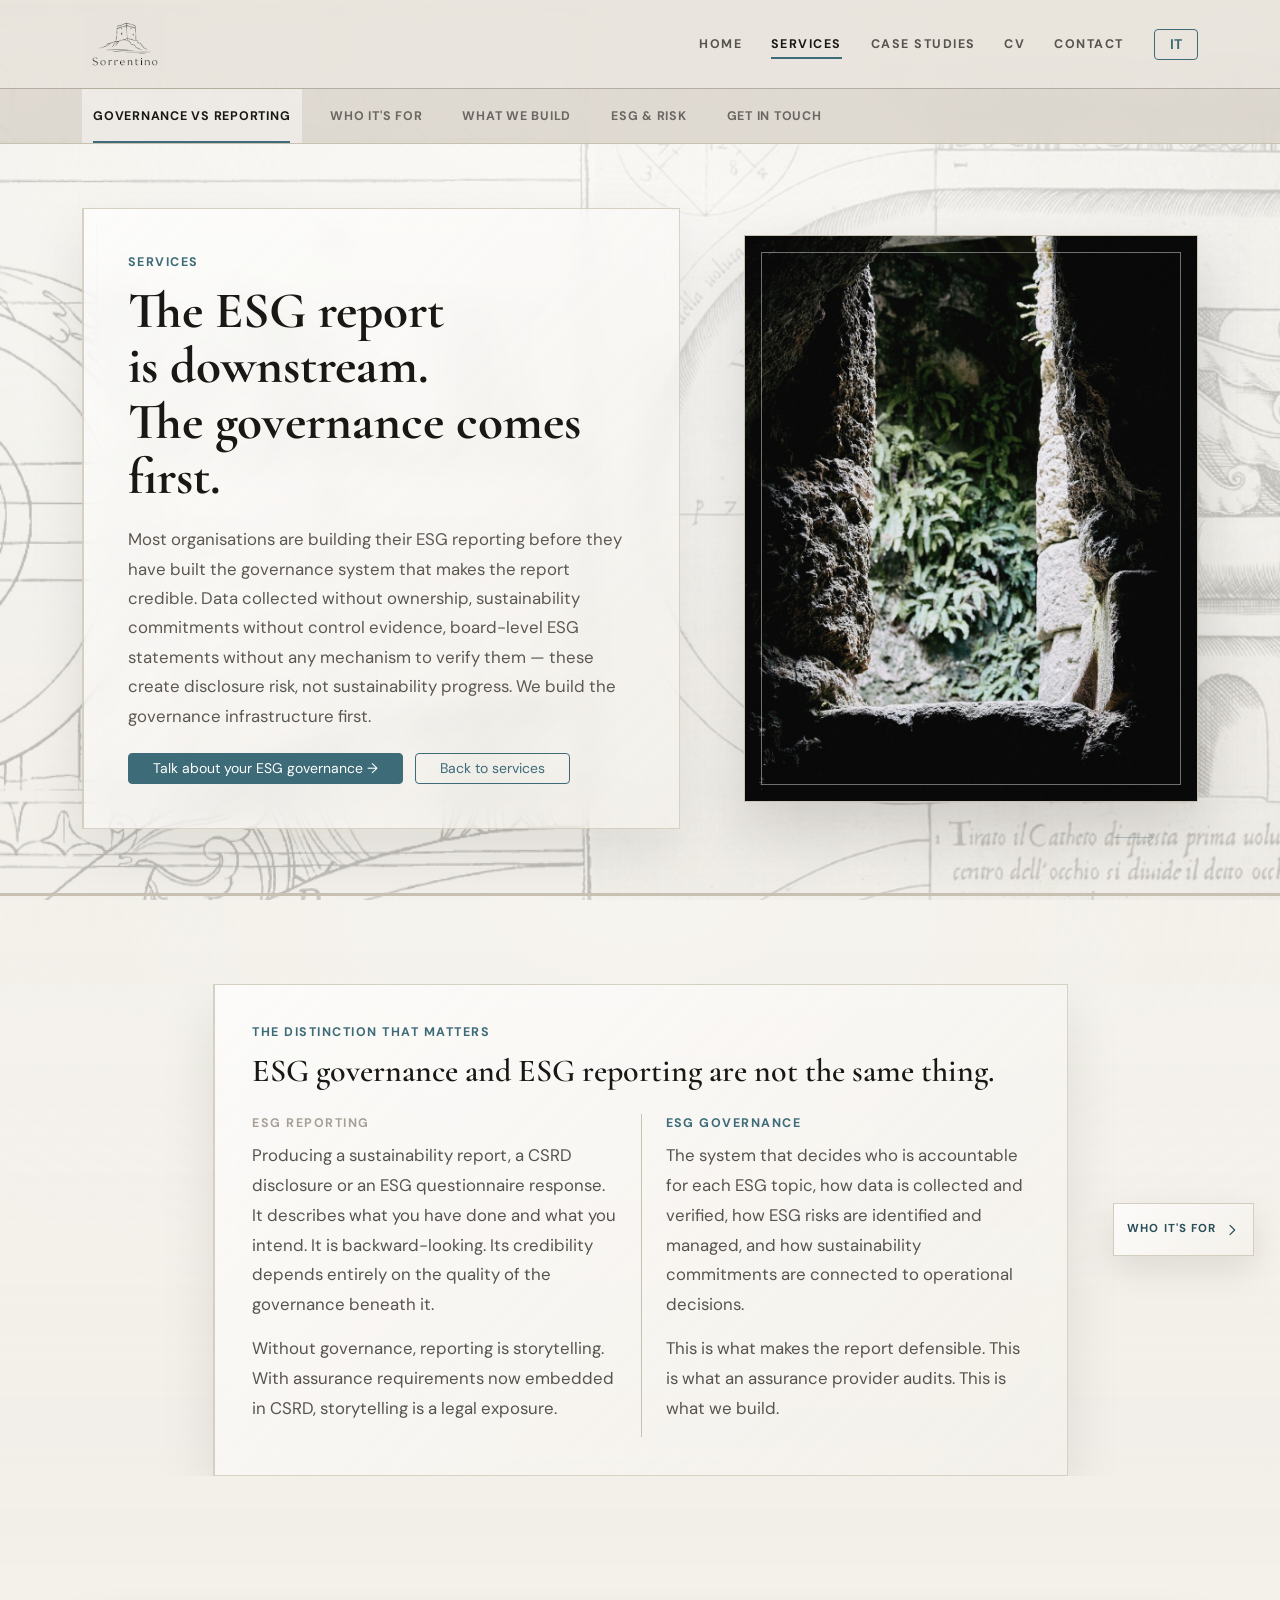
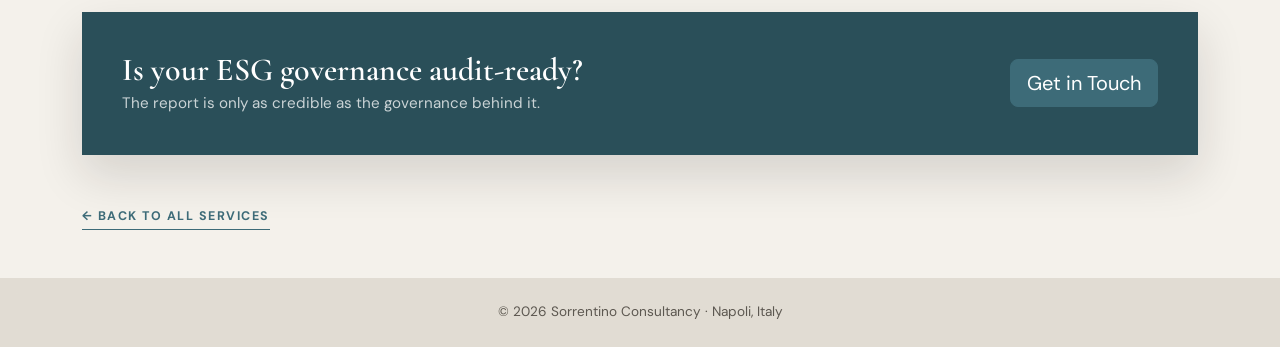
<file: services/esg-governance.html>
<!--
  ============================================================
  SERVICE DETAIL — services/esg-governance.html
  ============================================================
  Building the governance system that makes ESG reporting defensible.
  Linked from: services.html #esg "Read more →"

  PAGE STRUCTURE:
  ┌─────────────────────────────────────────────────┐
  │  NAVBAR / SECTION-NAV                            │
  ├─────────────────────────────────────────────────┤
  │  §1 HERO              — headline + CTA           │
  │  §2 GOV VS REPORTING  — two-col comparison       │
  │  §3 WHO IT'S FOR      — 3 audience-cards         │
  │  §4 WHAT WE BUILD     — 3 methods + 6 outcomes  │
  │  §5 ESG & RISK        — ERM integration block    │
  │  §6 CTA               — call-to-action band      │
  │  BACK LINK            — ← Back to all services   │
  ├─────────────────────────────────────────────────┤
  │  FOOTER                                          │
  └─────────────────────────────────────────────────┘

  BODY CLASS: page-services service-detail | i18n prefix: eg.*
  ============================================================
-->
<!DOCTYPE html>

<html lang="en">
<head>
<meta charset="utf-8"/>
<meta content="width=device-width, initial-scale=1.0" name="viewport"/>
<meta content="ESG Governance advisory. Sorrentino Consultancy builds the governance system that makes ESG credible — accountability structures, data ownership, risk integration and internal controls over sustainability information." name="description"/>
<meta content="ESG Governance | Sorrentino Consultancy" property="og:title"/>
<meta content="ESG governance is not the report. It is the system that makes the report defensible." property="og:description"/>
<meta content="website" property="og:type"/>
<meta content="../images/logo.png" property="og:image"/>
<link crossorigin="anonymous" href="https://cdn.jsdelivr.net/npm/bootstrap@5.3.8/dist/css/bootstrap.min.css" integrity="sha384-sRIl4kxILFvY47J16cr9ZwB07vP4J8+LH7qKQnuqkuIAvNWLzeN8tE5YBujZqJLB" rel="stylesheet"/>
<link href="../styles.css" rel="stylesheet"/>
<link rel="preconnect" href="https://fonts.googleapis.com"/>
<link rel="preconnect" href="https://fonts.gstatic.com" crossorigin/>
<link href="https://fonts.googleapis.com/css2?family=Cormorant+Garamond:ital,wght@0,400;0,600;0,700;1,400;1,600&family=DM+Sans:ital,opsz,wght@0,9..40,400;0,9..40,500;0,9..40,600;0,9..40,700;1,9..40,400&display=swap" rel="stylesheet"/>
<link rel="icon" href="../images/logo.png" type="image/png"/>
<title>ESG Governance | Sorrentino Consultancy</title>
</head>
<body class="page-services service-detail service-bg-esg">
<nav aria-label="Main navigation" class="navbar navbar-expand-lg navbar-light sticky-top">
<div class="container">
<a aria-label="Sorrentino Consultancy home" class="navbar-brand d-inline-flex align-items-center" href="../home.html">
<img alt="Sorrentino Consultancy" class="brand-logo" height="56" data-img="logo" width="86"/>
</a>
<button aria-controls="navMenu" aria-expanded="false" aria-label="Toggle navigation" class="navbar-toggler" data-bs-target="#navMenu" data-bs-toggle="collapse" type="button">
<span class="navbar-toggler-icon"></span>
</button>
<div class="collapse navbar-collapse" id="navMenu">
<ul class="navbar-nav ms-auto mb-2 mb-lg-0">
<li class="nav-item"><a class="nav-link" data-i18n="nav.home" href="../home.html">Home</a></li>
<li class="nav-item"><a aria-current="page" class="nav-link active" data-i18n="nav.services" href="../services.html">Services</a></li>
<li class="nav-item"><a class="nav-link" data-i18n="nav.casestudies" href="../case-studies.html">Case Studies</a></li>
<li class="nav-item"><a class="nav-link" data-i18n="nav.cv" href="../cv.html">CV</a></li>
<li class="nav-item"><a class="nav-link" data-i18n="nav.contact" href="../contact.html">Contact</a></li>
</ul>
<button aria-label="Switch language" class="btn btn-outline-primary btn-sm ms-lg-3 language-toggle" id="languageToggle" onclick="this.dataset.i18nInlineHandled='1'; window.toggleLanguage && window.toggleLanguage()" type="button">IT</button>
</div>
</div>
</nav>
<nav aria-label="Page sections" class="section-nav">
<div class="container">
<a class="section-nav-link active" href="#governance-vs-reporting">Governance vs Reporting</a>
<a class="section-nav-link" href="#who-its-for">Who It's For</a>
<a class="section-nav-link" href="#what-we-build">What We Build</a>
<a class="section-nav-link" href="#esg-risk">ESG &amp; Risk</a>
<a class="section-nav-link" href="../contact.html">Get in Touch</a>
</div>
</nav>
<main>
<!-- HERO -->
<section class="service-hero py-5">
<span class="animated-accent line service-detail-accent-one" aria-hidden="true"></span>
<span class="animated-accent dot service-detail-accent-two" aria-hidden="true"></span>
<span class="animated-accent arrow service-detail-accent-three" aria-hidden="true"></span>
<div class="container">
<div class="service-hero-grid">
<div class="service-hero-copy">
<p class="section-kicker" data-i18n="eg.kicker">Services</p>
<h1 class="service-hero-title" data-i18n-html="eg.hero.title">The ESG report<br/>is downstream.<br/>The governance comes first.</h1>
<p class="service-hero-lead" data-i18n="eg.hero.lead">Most organisations are building their ESG reporting before they have built the governance system that makes the report credible. Data collected without ownership, sustainability commitments without control evidence, board-level ESG statements without any mechanism to verify them — these create disclosure risk, not sustainability progress. We build the governance infrastructure first.</p>
<div class="service-hero-actions">
<a class="btn btn-primary btn-sm px-4" data-i18n="eg.hero.cta" href="../contact.html">Talk about your ESG governance →</a>
<a class="btn btn-outline-primary btn-sm px-4" data-i18n="svc.hero.back" href="../services.html">Back to services</a>
</div>
</div>
<figure class="area-media-frame service-hero-visual">
<img src="../images/middle/services-esg.jpg" data-img="detail-esg" alt="Green growth framed by a stone opening representing ESG governance and sustainability controls" loading="eager" decoding="async" onerror="this.closest('.area-media-frame').classList.add('is-missing');this.remove();">
</figure>
</div>
</div>
</section>
<!-- GOVERNANCE VS REPORTING -->
<section class="service-band py-5" id="governance-vs-reporting">
<div class="container">
<div class="row justify-content-center">
<div class="col-lg-9">
<p class="section-kicker" data-i18n="eg.dis.kicker">The Distinction That Matters</p>
<h2 class="service-section-heading" data-i18n="eg.dis.title">ESG governance and ESG reporting are not the same thing.</h2>
<div class="row g-0 mt-4">
<div class="col-md-6 pe-md-4">
<p class="section-kicker is-muted mb-2" data-i18n="eg.dis.rep.kicker">ESG Reporting</p>
<p class="homepage-lead" data-i18n="eg.dis.rep.p1">Producing a sustainability report, a CSRD disclosure or an ESG questionnaire response. It describes what you have done and what you intend. It is backward-looking. Its credibility depends entirely on the quality of the governance beneath it.</p>
<p class="homepage-lead" data-i18n="eg.dis.rep.p2">Without governance, reporting is storytelling. With assurance requirements now embedded in CSRD, storytelling is a legal exposure.</p>
</div>
<div class="col-md-6 ps-md-4 service-split-divider">
<p class="section-kicker mb-2" data-i18n="eg.dis.gov.kicker">ESG Governance</p>
<p class="homepage-lead" data-i18n="eg.dis.gov.p1">The system that decides who is accountable for each ESG topic, how data is collected and verified, how ESG risks are identified and managed, and how sustainability commitments are connected to operational decisions.</p>
<p class="homepage-lead" data-i18n="eg.dis.gov.p2">This is what makes the report defensible. This is what an assurance provider audits. This is what we build.</p>
</div>
</div>
</div>
</div>
</div>
</section>
<!-- WHO IT'S FOR -->
<section class="service-outcomes py-5" id="who-its-for">
<div class="container">
<div class="row justify-content-center">
<div class="col-lg-9">
<p class="section-kicker" data-i18n="eg.wif.kicker">Who It's For</p>
<h2 class="service-section-heading" data-i18n="eg.wif.title">Organisations that want ESG to mean something internally.</h2>
<div class="row g-4 mt-3">
<div class="col-md-4">
<div class="audience-card">
<h3 data-i18n="eg.wif.c1.title">Companies preparing for CSRD assurance</h3>
<p data-i18n="eg.wif.c1.body">Limited assurance on CSRD reporting is not a documentation exercise — it requires evidence that your ESG data has governance behind it. Named owners, defined collection processes, review and sign-off trails. If your governance is weak, your assurance opinion will say so.</p>
</div>
</div>
<div class="col-md-4">
<div class="audience-card">
<h3 data-i18n="eg.wif.c2.title">Organisations embedding ESG into strategy</h3>
<p data-i18n="eg.wif.c2.body">Your leadership team has made ESG commitments — to investors, to regulators, to employees. Now they need a management system that tracks progress, surfaces risks and connects those commitments to what actually happens in operations. Governance is that system.</p>
</div>
</div>
<div class="col-md-4">
<div class="audience-card">
<h3 data-i18n="eg.wif.c3.title">Companies responding to investor or lender ESG requirements</h3>
<p data-i18n="eg.wif.c3.body">PE-backed companies, companies seeking green financing or sustainability-linked loans, or organisations subject to investor ESG due diligence need to demonstrate governance substance — not just a policy document and a reported KPI.</p>
</div>
</div>
</div>
</div>
</div>
</div>
</section>
<!-- WHAT WE BUILD -->
<section class="service-method py-5" id="what-we-build">
<div class="container">
<div class="row justify-content-center">
<div class="col-lg-9">
<p class="section-kicker" data-i18n="eg.bld.kicker">What We Build</p>
<h2 class="service-section-heading" data-i18n="eg.bld.title">An ESG governance model your organisation can operate.</h2>
<p class="service-method-intro" data-i18n="eg.bld.intro">Every element is designed to be maintained by your internal team — not to require quarterly external support to keep running.</p>
<div class="method-row mt-4">
<div class="method-block">
<h3 class="method-name" data-i18n="eg.bld.1.name">Accountability</h3>
<p data-i18n="eg.bld.1.body">Who is responsible for each ESG topic — at board level, at management level and operationally. A governance map that makes ESG ownership explicit rather than assumed, and connects it to existing roles rather than creating new ones.</p>
</div>
<div class="method-block">
<h3 class="method-name" data-i18n="eg.bld.2.name">Data</h3>
<p data-i18n="eg.bld.2.body">Where each ESG data point comes from, who collects it, how it is verified and how it flows into reporting. Data ownership, collection procedures, quality checks and a clear audit trail from source to disclosure.</p>
</div>
<div class="method-block">
<h3 class="method-name" data-i18n="eg.bld.3.name">Controls</h3>
<p data-i18n="eg.bld.3.body">Internal controls over sustainability information — the review, sign-off and challenge mechanisms that give assurance providers confidence that your reported figures are reliable and your commitments are being monitored.</p>
</div>
</div>
<div class="outcomes-grid mt-5">
<div class="outcome-item">
<span aria-hidden="true" class="outcome-rule"></span>
<p data-i18n="eg.bld.out.1">An ESG governance map: topics, owners, accountability at each organisational level.</p>
</div>
<div class="outcome-item">
<span aria-hidden="true" class="outcome-rule"></span>
<p data-i18n="eg.bld.out.2">A data ownership register: collection source, responsible owner, verification method, cadence.</p>
</div>
<div class="outcome-item">
<span aria-hidden="true" class="outcome-rule"></span>
<p data-i18n="eg.bld.out.3">Internal controls over sustainability reporting — designed to satisfy limited assurance requirements.</p>
</div>
<div class="outcome-item">
<span aria-hidden="true" class="outcome-rule"></span>
<p data-i18n="eg.bld.out.4">An ESG management cadence: how topics are reviewed, how risks are escalated, how progress is tracked.</p>
</div>
<div class="outcome-item">
<span aria-hidden="true" class="outcome-rule"></span>
<p data-i18n="eg.bld.out.5">Policy-to-process alignment: sustainability policies connected to the operational procedures that implement them.</p>
</div>
<div class="outcome-item">
<span aria-hidden="true" class="outcome-rule"></span>
<p data-i18n="eg.bld.out.6">A governance narrative for your assurance provider, investor or lender that explains the system, not just the numbers.</p>
</div>
</div>
</div>
</div>
</div>
</section>
<!-- ESG & RISK INTEGRATION -->
<section class="service-proof py-5" id="esg-risk">
<div class="container">
<div class="row justify-content-center">
<div class="col-lg-9">
<p class="section-kicker" data-i18n="eg.esr.kicker">ESG &amp; Enterprise Risk</p>
<h2 class="service-section-heading" data-i18n="eg.esr.title">ESG risks belong in your risk register — not in a separate sustainability framework.</h2>
<div class="proof-block mt-4">
<p class="proof-context" data-i18n="eg.esr.ctx">ESG Governance · Risk integration</p>
<p data-i18n="eg.esr.p1">The organisations that manage ESG most effectively are those that treat it as a risk and control question, not a communications exercise. Climate transition risk, social licence risk, supply-chain human rights exposure, governance failures — these are business risks that belong in your enterprise risk framework alongside operational, financial and compliance risks.</p>
<p data-i18n="eg.esr.p2">We integrate ESG risk identification into your existing risk governance model. That means ESG topics assessed using the same methodology, owned by named individuals, reviewed on the same cadence and escalated through the same channels. One risk framework. One risk language. No parallel universe.</p>
<p data-i18n="eg.esr.p3">This integration is also what CSRD and lenders are looking for. When your ESG governance is embedded in your enterprise risk management, it demonstrates maturity — not box-ticking.</p>
<p class="proof-outcome" data-i18n="eg.esr.out">If you already have a risk framework, we extend it to cover ESG. If you are building both at the same time, we design them together.</p>
<a class="area-link mt-3 d-inline-block" href="governance-risk.html">See our Governance &amp; Risk service →</a>
</div>
</div>
</div>
</div>
</section>
<section class="container my-5">
<div class="cta-band d-md-flex justify-content-between align-items-center">
<div>
<h2 class="h3 mb-1" data-i18n="eg.cta.title">Is your ESG governance audit-ready?</h2>
<p class="mb-0 opacity-75 cta-subtext" data-i18n="eg.cta.sub">The report is only as credible as the governance behind it.</p>
</div>
<a class="btn btn-primary btn-lg mt-3 mt-md-0 flex-shrink-0" data-i18n="btn.getintouch" href="../contact.html">Get in Touch</a>
</div>
</section>
<div class="container mb-5"><a class="area-link" data-i18n="btn.back" href="../services.html">← Back to all services</a></div>
</main>
<footer class="text-center py-4"><p class="mb-0">© 2026 Sorrentino Consultancy · Napoli, Italy</p></footer>
<script src="../images.js"></script>
<script src="../i18n.js"></script>
<script src="../service-detail.js"></script>
<script crossorigin="anonymous" integrity="sha384-FKyoEForCGlyvwx9Hj09JcYn3nv7wiPVlz7YYwJrWVcXK/BmnVDxM+D2scQbITxI" src="https://cdn.jsdelivr.net/npm/bootstrap@5.3.8/dist/js/bootstrap.bundle.min.js"></script>
</body>
</html>
</file>
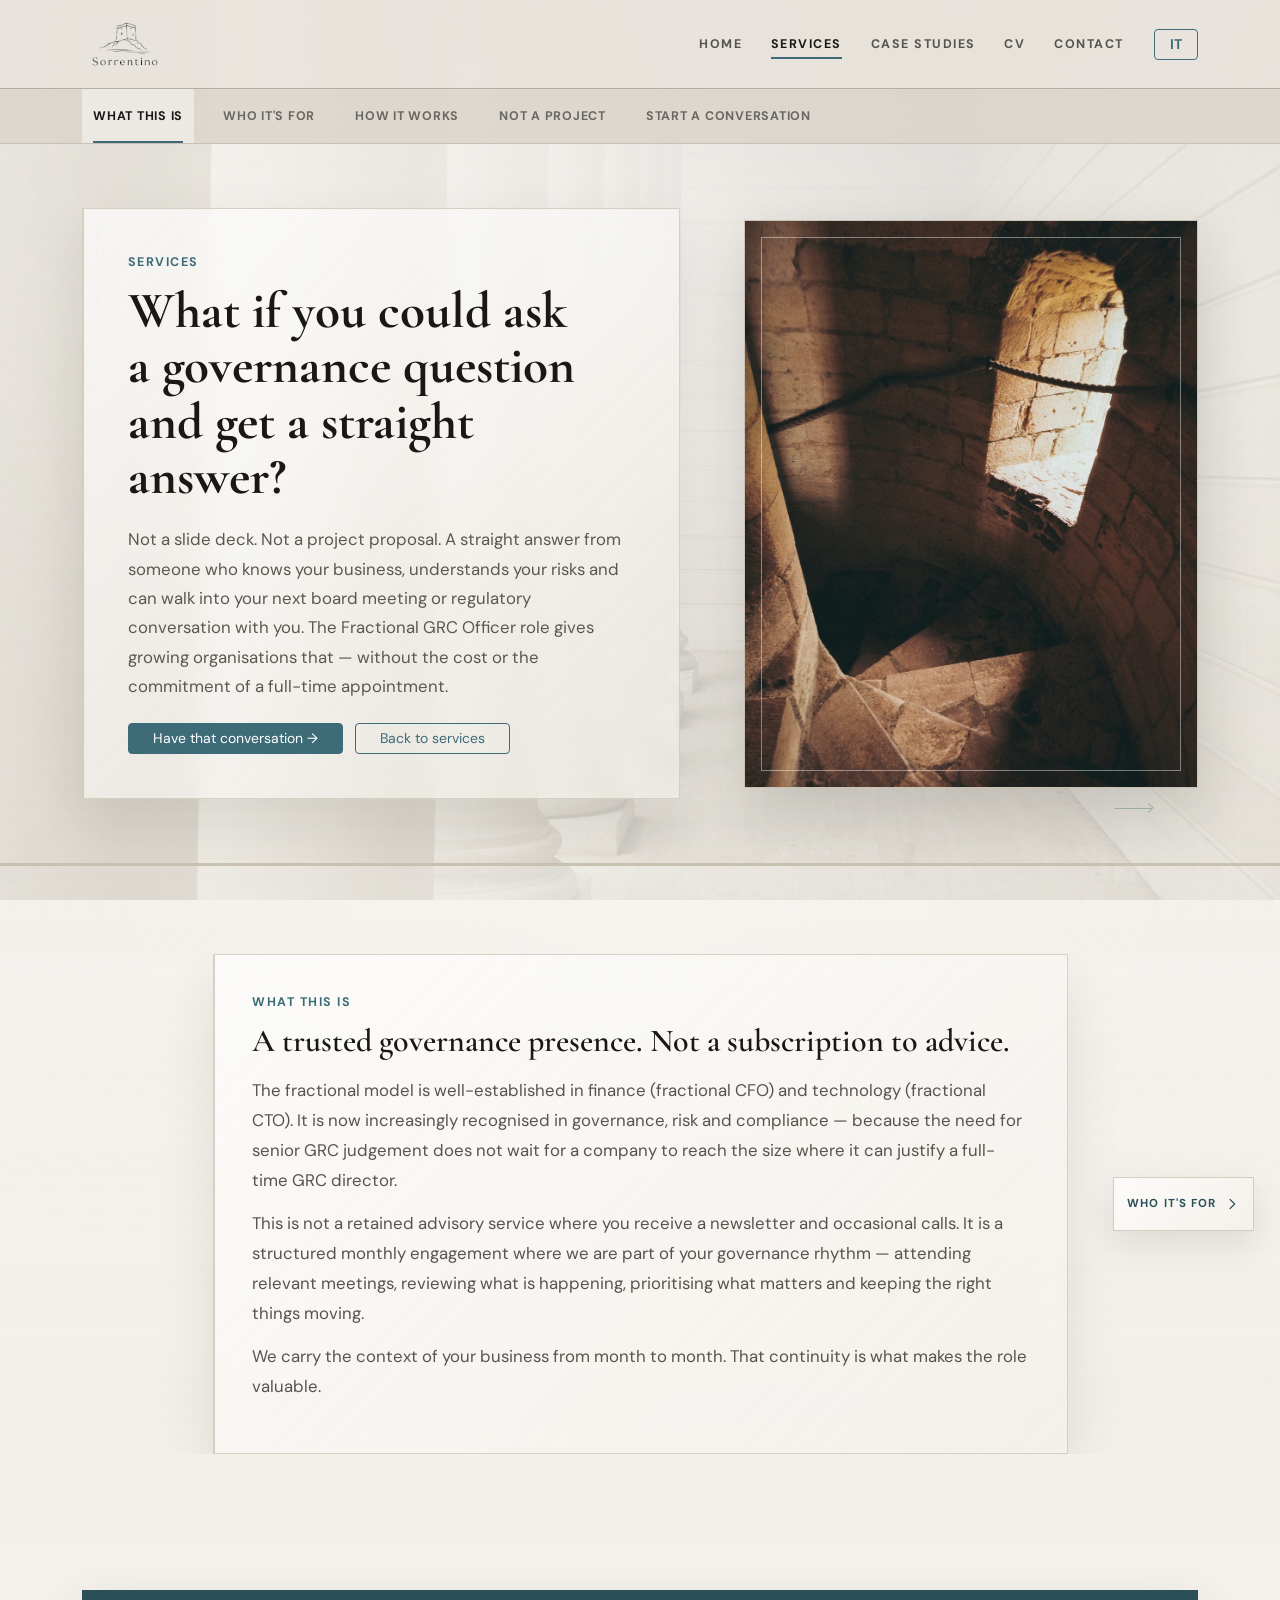
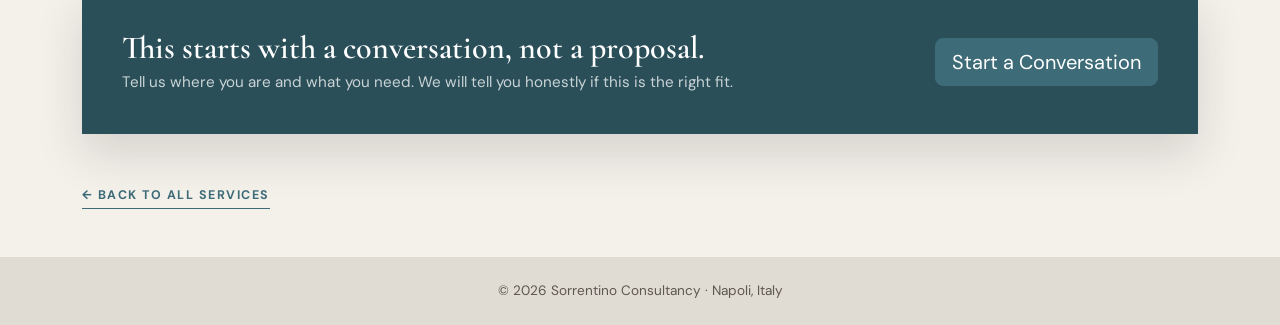
<file: services/fractional-grc.html>
<!--
  ============================================================
  SERVICE DETAIL — services/fractional-grc.html
  ============================================================
  Part-time senior GRC presence — ongoing advisory, not a project.
  Linked from: services.html #fractional-grc "Read more →"

  PAGE STRUCTURE:
  ┌─────────────────────────────────────────────────┐
  │  NAVBAR / SECTION-NAV                            │
  ├─────────────────────────────────────────────────┤
  │  §1 HERO              — headline + CTA           │
  │  §2 WHAT THIS IS      — fractional model narrative│
  │  §3 WHO IT'S FOR      — 3 audience-cards         │
  │  §4 HOW IT WORKS      — Monthly/Ongoing/Quarterly│
  │  §5 NOT A PROJECT     — distinction proof-block  │
  │  §6 CTA               — call-to-action band      │
  │  BACK LINK            — ← Back to all services   │
  ├─────────────────────────────────────────────────┤
  │  FOOTER                                          │
  └─────────────────────────────────────────────────┘

  BODY CLASS: page-services service-detail | i18n prefix: fg.*
  ============================================================
-->
<!DOCTYPE html>

<html lang="en">
<head>
<meta charset="utf-8"/>
<meta content="width=device-width, initial-scale=1.0" name="viewport"/>
<meta content="Fractional GRC Officer service. Senior governance, risk and compliance presence on a part-time basis — for organisations that need expert judgement without a full-time appointment." name="description"/>
<meta content="Fractional GRC Officer | Sorrentino Consultancy" property="og:title"/>
<meta content="website" property="og:type"/>
<meta content="../images/logo.png" property="og:image"/>
<link crossorigin="anonymous" href="https://cdn.jsdelivr.net/npm/bootstrap@5.3.8/dist/css/bootstrap.min.css" integrity="sha384-sRIl4kxILFvY47J16cr9ZwB07vP4J8+LH7qKQnuqkuIAvNWLzeN8tE5YBujZqJLB" rel="stylesheet"/>
<link href="../styles.css" rel="stylesheet"/>
<link rel="preconnect" href="https://fonts.googleapis.com"/>
<link rel="preconnect" href="https://fonts.gstatic.com" crossorigin/>
<link href="https://fonts.googleapis.com/css2?family=Cormorant+Garamond:ital,wght@0,400;0,600;0,700;1,400;1,600&family=DM+Sans:ital,opsz,wght@0,9..40,400;0,9..40,500;0,9..40,600;0,9..40,700;1,9..40,400&display=swap" rel="stylesheet"/>
<link rel="icon" href="../images/logo.png" type="image/png"/>
<title>Fractional GRC Officer | Sorrentino Consultancy</title>
</head>
<body class="page-services service-detail service-bg-fractional">
<nav aria-label="Main navigation" class="navbar navbar-expand-lg navbar-light sticky-top">
<div class="container">
<a aria-label="Sorrentino Consultancy home" class="navbar-brand d-inline-flex align-items-center" href="../home.html">
<img alt="Sorrentino Consultancy" class="brand-logo" height="56" data-img="logo" width="86"/>
</a>
<button aria-controls="navMenu" aria-expanded="false" aria-label="Toggle navigation" class="navbar-toggler" data-bs-target="#navMenu" data-bs-toggle="collapse" type="button">
<span class="navbar-toggler-icon"></span>
</button>
<div class="collapse navbar-collapse" id="navMenu">
<ul class="navbar-nav ms-auto mb-2 mb-lg-0">
<li class="nav-item"><a class="nav-link" data-i18n="nav.home" href="../home.html">Home</a></li>
<li class="nav-item"><a aria-current="page" class="nav-link active" data-i18n="nav.services" href="../services.html">Services</a></li>
<li class="nav-item"><a class="nav-link" data-i18n="nav.casestudies" href="../case-studies.html">Case Studies</a></li>
<li class="nav-item"><a class="nav-link" data-i18n="nav.cv" href="../cv.html">CV</a></li>
<li class="nav-item"><a class="nav-link" data-i18n="nav.contact" href="../contact.html">Contact</a></li>
</ul>
<button aria-label="Switch language" class="btn btn-outline-primary btn-sm ms-lg-3 language-toggle" id="languageToggle" onclick="this.dataset.i18nInlineHandled='1'; window.toggleLanguage && window.toggleLanguage()" type="button">IT</button>
</div>
</div>
</nav>
<nav aria-label="Page sections" class="section-nav">
<div class="container">
<a class="section-nav-link active" href="#what-this-is">What This Is</a>
<a class="section-nav-link" href="#who-its-for">Who It's For</a>
<a class="section-nav-link" href="#how-it-works">How It Works</a>
<a class="section-nav-link" href="#not-a-project">Not a Project</a>
<a class="section-nav-link" href="../contact.html">Start a Conversation</a>
</div>
</nav>
<main>
<!-- HERO -->
<section class="service-hero py-5">
<span class="animated-accent line service-detail-accent-one" aria-hidden="true"></span>
<span class="animated-accent dot service-detail-accent-two" aria-hidden="true"></span>
<span class="animated-accent arrow service-detail-accent-three" aria-hidden="true"></span>
<div class="container">
<div class="service-hero-grid">
<div class="service-hero-copy">
<p class="section-kicker" data-i18n="fg.kicker">Services</p>
<h1 class="service-hero-title" data-i18n-html="fg.hero.title">What if you could ask<br/>a governance question<br/>and get a straight answer?</h1>
<p class="service-hero-lead" data-i18n="fg.hero.lead">Not a slide deck. Not a project proposal. A straight answer from someone who knows your business, understands your risks and can walk into your next board meeting or regulatory conversation with you. The Fractional GRC Officer role gives growing organisations that — without the cost or the commitment of a full-time appointment.</p>
<div class="service-hero-actions">
<a class="btn btn-primary btn-sm px-4" data-i18n="fg.hero.cta" href="../contact.html">Have that conversation →</a>
<a class="btn btn-outline-primary btn-sm px-4" data-i18n="svc.hero.back" href="../services.html">Back to services</a>
</div>
</div>
<figure class="area-media-frame service-hero-visual">
<img src="../images/middle/services-fractional.jpg" data-img="detail-fractional" alt="Stone staircase with a rope handrail representing steady strategic GRC guidance" loading="eager" decoding="async" onerror="this.closest('.area-media-frame').classList.add('is-missing');this.remove();">
</figure>
</div>
</div>
</section>
<!-- WHAT THIS IS -->
<section class="service-band py-5" id="what-this-is">
<div class="container">
<div class="row justify-content-center">
<div class="col-lg-9">
<p class="section-kicker" data-i18n="fg.wti.kicker">What This Is</p>
<h2 class="service-section-heading" data-i18n="fg.wti.title">A trusted governance presence. Not a subscription to advice.</h2>
<p class="homepage-lead mt-3" data-i18n="fg.wti.p1">The fractional model is well-established in finance (fractional CFO) and technology (fractional CTO). It is now increasingly recognised in governance, risk and compliance — because the need for senior GRC judgement does not wait for a company to reach the size where it can justify a full-time GRC director.</p>
<p class="homepage-lead" data-i18n="fg.wti.p2">This is not a retained advisory service where you receive a newsletter and occasional calls. It is a structured monthly engagement where we are part of your governance rhythm — attending relevant meetings, reviewing what is happening, prioritising what matters and keeping the right things moving.</p>
<p class="homepage-lead" data-i18n="fg.wti.p3">We carry the context of your business from month to month. That continuity is what makes the role valuable.</p>
</div>
</div>
</div>
</section>
<!-- WHO IT'S FOR -->
<section class="service-outcomes py-5" id="who-its-for">
<div class="container">
<div class="row justify-content-center">
<div class="col-lg-9">
<p class="section-kicker" data-i18n="fg.wif.kicker">Who It's For</p>
<h2 class="service-section-heading" data-i18n="fg.wif.title">Organisations at the governance inflection point.</h2>
<div class="row g-4 mt-3">
<div class="col-md-4">
<div class="audience-card">
<h3 data-i18n="fg.wif.c1.title">Companies between €5M and €50M in revenue</h3>
<p data-i18n="fg.wif.c1.body">You are past startup. Investors, banks, enterprise clients and regulators are starting to ask governance questions. You do not yet have — or need — a full GRC function. But you need someone who can answer those questions credibly and keep things on track.</p>
</div>
</div>
<div class="col-md-4">
<div class="audience-card">
<h3 data-i18n="fg.wif.c2.title">Foreign companies with Italian operations</h3>
<p data-i18n="fg.wif.c2.body">Your head office handles governance globally. But Italy has specific requirements — Mod. 231, Garante, sector-specific local obligations — that need someone on the ground who understands both the local environment and how to connect it to your global framework.</p>
</div>
</div>
<div class="col-md-4">
<div class="audience-card">
<h3 data-i18n="fg.wif.c3.title">Organisations building toward a transaction or financing</h3>
<p data-i18n="fg.wif.c3.body">A governance gap identified in due diligence is expensive. A Fractional GRC Officer engaged twelve months before a process gives you time to build substance — not to scramble to create documentation that did not exist three weeks ago.</p>
</div>
</div>
</div>
</div>
</div>
</div>
</section>
<!-- HOW IT WORKS -->
<section class="service-method py-5" id="how-it-works">
<div class="container">
<div class="row justify-content-center">
<div class="col-lg-9">
<p class="section-kicker" data-i18n="fg.hiw.kicker">How It Works</p>
<h2 class="service-section-heading" data-i18n="fg.hiw.title">A governance cadence, not a project timeline.</h2>
<p class="service-method-intro" data-i18n="fg.hiw.intro">Every engagement is shaped around the organisation's actual governance rhythm. There is no standard package — we agree the scope, cadence and focus areas together at the start, and review them as the business evolves.</p>
<div class="method-row mt-4">
<div class="method-block">
<h3 class="method-name" data-i18n="fg.hiw.1.name">Monthly</h3>
<p data-i18n="fg.hiw.1.body">A governance review meeting with leadership. Risk and control priorities, open actions, upcoming decisions with governance implications, and any regulatory changes that require a response. Clear, documented, consistent.</p>
</div>
<div class="method-block">
<h3 class="method-name" data-i18n="fg.hiw.2.name">Ongoing</h3>
<p data-i18n="fg.hiw.2.body">Available as a sounding board between meetings. When something happens — a regulator enquiry, a supplier incident, a board question, a contract with unusual governance implications — you have someone to call who knows your business.</p>
</div>
<div class="method-block">
<h3 class="method-name" data-i18n="fg.hiw.3.name">Quarterly</h3>
<p data-i18n="fg.hiw.3.body">A broader review of governance posture: what has moved, what has not, what is coming and what needs to be resourced. A written summary suitable for board or investor review.</p>
</div>
</div>
<div class="method-differentiators mt-4">
<span data-i18n="fg.hiw.d1">We attend meetings as a participant, not a presenter of slides.</span>
<span data-i18n="fg.hiw.d2">We carry institutional memory across months and years, not across an engagement team.</span>
<span data-i18n="fg.hiw.d3">We escalate what matters. We filter what does not.</span>
</div>
</div>
</div>
</div>
</section>
<!-- NOT A PROJECT -->
<section class="service-proof py-5" id="not-a-project">
<div class="container">
<div class="row justify-content-center">
<div class="col-lg-9">
<p class="section-kicker" data-i18n="fg.nap.kicker">An Important Distinction</p>
<h2 class="service-section-heading" data-i18n="fg.nap.title">This is not a project with a final report.</h2>
<div class="proof-block mt-4">
<p class="proof-context" data-i18n="fg.nap.ctx">Fractional GRC Officer · What makes it different</p>
<p data-i18n="fg.nap.p1">Consulting projects have deliverables, timelines and endings. A Fractional GRC Officer has a relationship. The value is not in the document produced at the end of the engagement — it is in the accumulated context, the decisions shaped along the way and the governance habits built into how the organisation actually runs.</p>
<p data-i18n="fg.nap.p2">KPMG will produce a gap analysis and a roadmap. We will be there when the roadmap meets operational reality and needs to change. We will sit with your CFO when the auditor asks an unexpected question. We will tell you, without a change request, when something we recommended three months ago is not working.</p>
<p class="proof-outcome" data-i18n="fg.nap.out">The organisations that get the most value from a Fractional GRC engagement are those that want a governance counterpart, not a compliance supplier. If that is you, we should talk.</p>
</div>
</div>
</div>
</div>
</section>
<!-- CTA — different tone, more conversational -->
<section class="container my-5">
<div class="cta-band d-md-flex justify-content-between align-items-center">
<div>
<h2 class="h3 mb-1" data-i18n="fg.cta.title">This starts with a conversation, not a proposal.</h2>
<p class="mb-0 opacity-75 cta-subtext" data-i18n="fg.cta.sub">Tell us where you are and what you need. We will tell you honestly if this is the right fit.</p>
</div>
<a class="btn btn-primary btn-lg mt-3 mt-md-0 flex-shrink-0" data-i18n="fg.cta.btn" href="../contact.html">Start a Conversation</a>
</div>
</section>
<div class="container mb-5"><a class="area-link" data-i18n="btn.back" href="../services.html">← Back to all services</a></div>
</main>
<footer class="text-center py-4"><p class="mb-0">© 2026 Sorrentino Consultancy · Napoli, Italy</p></footer>
<script src="../images.js"></script>
<script src="../i18n.js"></script>
<script src="../service-detail.js"></script>
<script crossorigin="anonymous" integrity="sha384-FKyoEForCGlyvwx9Hj09JcYn3nv7wiPVlz7YYwJrWVcXK/BmnVDxM+D2scQbITxI" src="https://cdn.jsdelivr.net/npm/bootstrap@5.3.8/dist/js/bootstrap.bundle.min.js"></script>
</body>
</html>
</file>
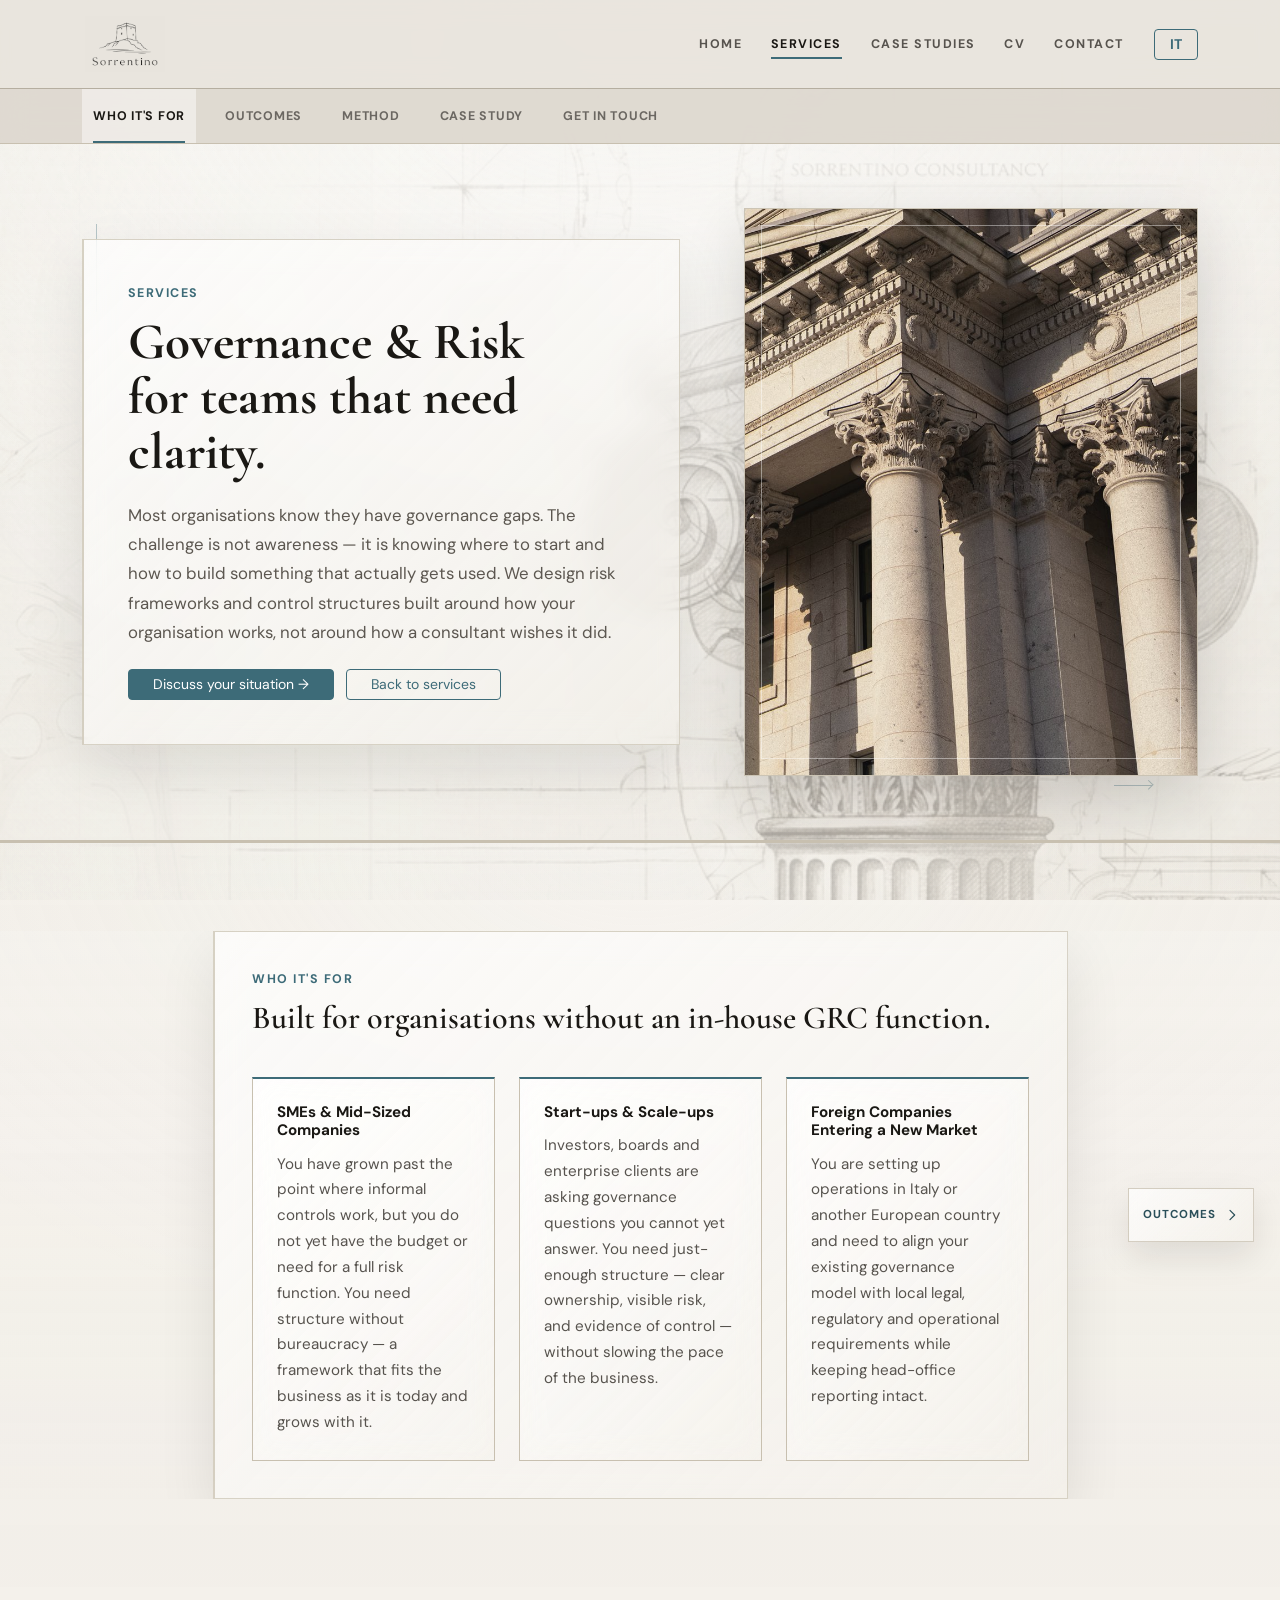
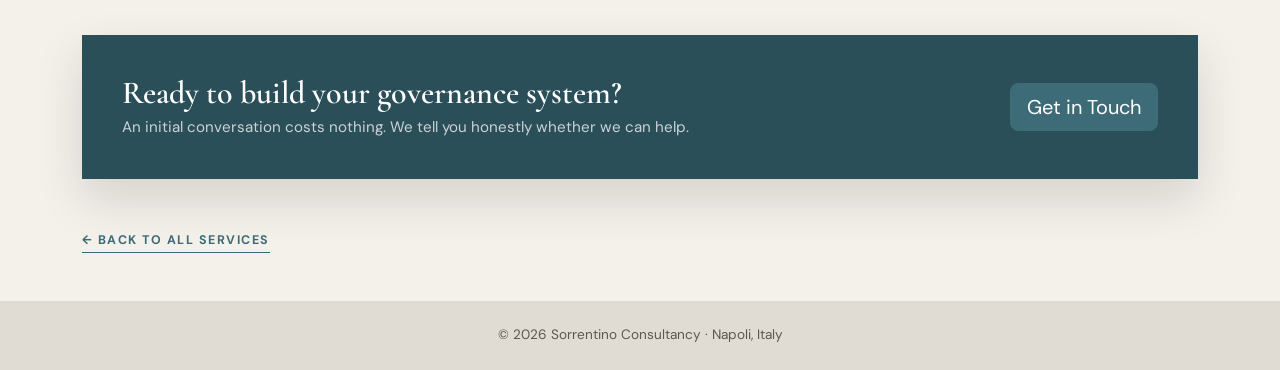
<file: services/governance-risk.html>
<!--
  ============================================================
  SERVICE DETAIL — services/governance-risk.html
  ============================================================
  Risk frameworks, control ownership and reporting for teams
  without an in-house GRC function.
  Linked from: services.html #governance-risk "Read more →"
               home.html §2 expertise grid card 1

  PAGE STRUCTURE:
  ┌─────────────────────────────────────────────────┐
  │  NAVBAR / SECTION-NAV                            │
  ├─────────────────────────────────────────────────┤
  │  §1 HERO              — headline + CTA           │
  │  §2 WHO IT'S FOR      — 3 audience-cards         │
  │  §3 OUTCOMES          — 6-item outcomes-grid     │
  │  §4 METHOD            — Diagnose→Design→Embed    │
  │  §5 PROOF             — ERM case study           │
  │  §6 CTA               — call-to-action band      │
  │  BACK LINK            — ← Back to all services   │
  ├─────────────────────────────────────────────────┤
  │  FOOTER                                          │
  └─────────────────────────────────────────────────┘

  BODY CLASS: page-services service-detail | i18n prefix: gr.*
  ============================================================
-->
<!DOCTYPE html>

<html lang="en">
<head>
<meta charset="utf-8"/>
<meta content="width=device-width, initial-scale=1.0" name="viewport"/>
<meta content="Governance &amp; Risk advisory for SMEs, startups and scaling teams. Sorrentino Consultancy designs practical risk frameworks built around how your organisation actually works." name="description"/>
<meta content="Governance &amp; Risk | Sorrentino Consultancy" property="og:title"/>
<meta content="Risk frameworks, control ownership and reporting discipline — built for teams without a compliance department." property="og:description"/>
<meta content="website" property="og:type"/>
<meta content="../images/logo.png" property="og:image"/>
<link crossorigin="anonymous" href="https://cdn.jsdelivr.net/npm/bootstrap@5.3.8/dist/css/bootstrap.min.css" integrity="sha384-sRIl4kxILFvY47J16cr9ZwB07vP4J8+LH7qKQnuqkuIAvNWLzeN8tE5YBujZqJLB" rel="stylesheet"/>
<link href="../styles.css" rel="stylesheet"/>
<link rel="preconnect" href="https://fonts.googleapis.com"/>
<link rel="preconnect" href="https://fonts.gstatic.com" crossorigin/>
<link href="https://fonts.googleapis.com/css2?family=Cormorant+Garamond:ital,wght@0,400;0,600;0,700;1,400;1,600&family=DM+Sans:ital,opsz,wght@0,9..40,400;0,9..40,500;0,9..40,600;0,9..40,700;1,9..40,400&display=swap" rel="stylesheet"/>
<link rel="icon" href="../images/logo.png" type="image/png"/>
<title>Governance &amp; Risk | Sorrentino Consultancy</title>
</head>
<body class="page-services service-detail service-bg-governance">
<!-- ── Main nav ── -->
<nav aria-label="Main navigation" class="navbar navbar-expand-lg navbar-light sticky-top">
<div class="container">
<a aria-label="Sorrentino Consultancy home" class="navbar-brand d-inline-flex align-items-center" href="../home.html">
<img alt="Sorrentino Consultancy" class="brand-logo" height="56" data-img="logo" width="86"/>
</a>
<button aria-controls="navMenu" aria-expanded="false" aria-label="Toggle navigation menu" class="navbar-toggler" data-bs-target="#navMenu" data-bs-toggle="collapse" type="button">
<span class="navbar-toggler-icon"></span>
</button>
<div class="collapse navbar-collapse" id="navMenu">
<ul class="navbar-nav ms-auto mb-2 mb-lg-0">
<li class="nav-item"><a class="nav-link" data-i18n="nav.home" href="../home.html">Home</a></li>
<li class="nav-item"><a aria-current="page" class="nav-link active" data-i18n="nav.services" href="../services.html">Services</a></li>
<li class="nav-item"><a class="nav-link" data-i18n="nav.casestudies" href="../case-studies.html">Case Studies</a></li>
<li class="nav-item"><a class="nav-link" data-i18n="nav.cv" href="../cv.html">CV</a></li>
<li class="nav-item"><a class="nav-link" data-i18n="nav.contact" href="../contact.html">Contact</a></li>
</ul>
<button aria-label="Switch language" class="btn btn-outline-primary btn-sm ms-lg-3 language-toggle" id="languageToggle" onclick="this.dataset.i18nInlineHandled='1'; window.toggleLanguage && window.toggleLanguage()" type="button">IT</button>
</div>
</div>
</nav>
<!-- ── Section sub-nav ── -->
<nav aria-label="Page sections" class="section-nav">
<div class="container">
<a class="section-nav-link active" href="#who-its-for">Who It's For</a>
<a class="section-nav-link" href="#outcomes">Outcomes</a>
<a class="section-nav-link" href="#method">Method</a>
<a class="section-nav-link" href="#proof">Case Study</a>
<a class="section-nav-link" href="../contact.html">Get in Touch</a>
</div>
</nav>
<main>
<!-- ── HERO ── -->
<section class="service-hero py-5">
<span class="animated-accent line service-detail-accent-one" aria-hidden="true"></span>
<span class="animated-accent dot service-detail-accent-two" aria-hidden="true"></span>
<span class="animated-accent arrow service-detail-accent-three" aria-hidden="true"></span>
<div class="container">
<div class="service-hero-grid">
<div class="service-hero-copy">
<p class="section-kicker" data-i18n="gr.kicker">Services</p>
<h1 class="service-hero-title" data-i18n-html="gr.hero.title">Governance &amp; Risk<br/>for teams that need clarity.</h1>
<p class="service-hero-lead" data-i18n="gr.hero.lead">Most organisations know they have governance gaps. The challenge is not awareness — it is knowing where to start and how to build something that actually gets used. We design risk frameworks and control structures built around how your organisation works, not around how a consultant wishes it did.</p>
<div class="service-hero-actions">
<a class="btn btn-primary btn-sm px-4" data-i18n="gr.hero.cta" href="../contact.html">Discuss your situation →</a>
<a class="btn btn-outline-primary btn-sm px-4" data-i18n="svc.hero.back" href="../services.html">Back to services</a>
</div>
</div>
<figure class="area-media-frame service-hero-visual">
<img src="../images/middle/services-governance.jpg" data-img="detail-governance" alt="Classical colonnade representing governance structure and control architecture" loading="eager" decoding="async" onerror="this.closest('.area-media-frame').classList.add('is-missing');this.remove();">
</figure>
</div>
</div>
</section>
<!-- ── WHO IT'S FOR ── -->
<section class="service-band py-5" id="who-its-for">
<div class="container">
<div class="row justify-content-center">
<div class="col-lg-9">
<p class="section-kicker" data-i18n="gr.wif.kicker">Who It's For</p>
<h2 class="service-section-heading" data-i18n="gr.wif.title">Built for organisations without an in-house GRC function.</h2>
<div class="row g-4 mt-3">
<div class="col-md-4">
<div class="audience-card">
<h3 data-i18n="gr.wif.c1.title">SMEs &amp; Mid-Sized Companies</h3>
<p data-i18n="gr.wif.c1.body">You have grown past the point where informal controls work, but you do not yet have the budget or need for a full risk function. You need structure without bureaucracy — a framework that fits the business as it is today and grows with it.</p>
</div>
</div>
<div class="col-md-4">
<div class="audience-card">
<h3 data-i18n="gr.wif.c2.title">Start-ups &amp; Scale-ups</h3>
<p data-i18n="gr.wif.c2.body">Investors, boards and enterprise clients are asking governance questions you cannot yet answer. You need just-enough structure — clear ownership, visible risk, and evidence of control — without slowing the pace of the business.</p>
</div>
</div>
<div class="col-md-4">
<div class="audience-card">
<h3 data-i18n="gr.wif.c3.title">Foreign Companies Entering a New Market</h3>
<p data-i18n="gr.wif.c3.body">You are setting up operations in Italy or another European country and need to align your existing governance model with local legal, regulatory and operational requirements while keeping head-office reporting intact.</p>
</div>
</div>
</div>
</div>
</div>
</div>
</section>
<!-- ── OUTCOMES ── -->
<section class="service-outcomes py-5" id="outcomes">
<div class="container">
<div class="row justify-content-center">
<div class="col-lg-9">
<p class="section-kicker" data-i18n="gr.out.kicker">What You Get</p>
<h2 class="service-section-heading" data-i18n="gr.out.title">Concrete outputs. Named owners. Evidence that holds up.</h2>
<div class="outcomes-grid mt-4">
<div class="outcome-item">
<span aria-hidden="true" class="outcome-rule"></span>
<p data-i18n="gr.out.1">A risk taxonomy that maps your real exposures — by function, by process, by regulation.</p>
</div>
<div class="outcome-item">
<span aria-hidden="true" class="outcome-rule"></span>
<p data-i18n="gr.out.2">A control ownership model with named accountable individuals, not departments or systems.</p>
</div>
<div class="outcome-item">
<span aria-hidden="true" class="outcome-rule"></span>
<p data-i18n="gr.out.3">KRI selection and a reporting cadence that senior management can actually use.</p>
</div>
<div class="outcome-item">
<span aria-hidden="true" class="outcome-rule"></span>
<p data-i18n="gr.out.4">Escalation paths and remediation discipline — so issues are tracked to closure.</p>
</div>
<div class="outcome-item">
<span aria-hidden="true" class="outcome-rule"></span>
<p data-i18n="gr.out.5">Board- and audit-ready evidence: dashboards, trackers and decision logs that withstand scrutiny.</p>
</div>
<div class="outcome-item">
<span aria-hidden="true" class="outcome-rule"></span>
<p data-i18n="gr.out.6">A framework the internal team can maintain — without depending on external support indefinitely.</p>
</div>
</div>
</div>
</div>
</div>
</section>
<!-- ── METHOD ── -->
<section class="service-method py-5" id="method">
<div class="container">
<div class="row justify-content-center">
<div class="col-lg-9">
<p class="section-kicker" data-i18n="gr.mth.kicker">How We Work</p>
<h2 class="service-section-heading" data-i18n="gr.mth.title">Diagnose → Design → Embed</h2>
<p class="service-method-intro" data-i18n="gr.mth.intro">A structured approach drawn from a decade inside complex European matrix organisations — adapted to the scale and language of your team.</p>
<div class="method-row mt-4">
<div class="method-block">
<h3 class="method-name" data-i18n="gr.mth.1.name">Diagnose</h3>
<p data-i18n="gr.mth.1.body">We start with how the organisation actually operates. Interviews, process walkthroughs and document review across legal, finance and operations — to understand real exposure, not theoretical risk.</p>
</div>
<div class="method-block">
<h3 class="method-name" data-i18n="gr.mth.2.name">Design</h3>
<p data-i18n="gr.mth.2.body">We translate obligations, risks and gaps into a lean, auditable framework. Risk register, control map, KRI set, escalation paths and reporting templates — built in the tools your team already uses.</p>
</div>
<div class="method-block">
<h3 class="method-name" data-i18n="gr.mth.3.name">Embed</h3>
<p data-i18n="gr.mth.3.body">We transfer ownership to your team with documentation, workshops and where relevant, automation of evidence and monitoring using existing software, data pipelines or AI-assisted review.</p>
</div>
</div>
<div class="method-differentiators mt-4">
<span data-i18n="gr.mth.d1">Multidisciplinary: legal, finance and operations in one conversation.</span>
<span data-i18n="gr.mth.d2">Grounded in cross-functional practice across European matrix organisations.</span>
<span data-i18n="gr.mth.d3">Hands-on with technology — from GRC tools to AI-driven risk and data analysis.</span>
</div>
</div>
</div>
</div>
</section>
<!-- ── PROOF ── -->
<section class="service-proof py-5" id="proof">
<div class="container">
<div class="row justify-content-center">
<div class="col-lg-9">
<p class="section-kicker" data-i18n="gr.prf.kicker">In Practice</p>
<h2 class="service-section-heading" data-i18n="gr.prf.title">ERM Framework Expansion</h2>
<div class="proof-block mt-4">
<p class="proof-context" data-i18n="gr.prf.ctx">Governance &amp; Risk · Southern European logistics operations</p>
<p data-i18n="gr.prf.p1">A regional logistics operator needed to expand its enterprise risk framework across multiple Southern European entities. Controls were informal, ownership was unclear and the board had no reliable view of operational exposure.</p>
<p data-i18n="gr.prf.p2">We designed a unified risk taxonomy, mapped controls to named owners across functions, selected a KRI set aligned to the business model and built a management dashboard the leadership team could update monthly without external support.</p>
<p class="proof-outcome" data-i18n="gr.prf.out">Outcome: a board-ready risk reporting pack, clear remediation discipline across three entities and an internal team capable of maintaining the framework independently.</p>
<a class="area-link mt-3 d-inline-block" href="../case-studies.html">View all case studies →</a>
</div>
</div>
</div>
</div>
</section>
<!-- ── CTA ── -->
<section class="container my-5">
<div class="cta-band d-md-flex justify-content-between align-items-center">
<div>
<h2 class="h3 mb-1" data-i18n="gr.cta.title">Ready to build your governance system?</h2>
<p class="mb-0 opacity-75 cta-subtext" data-i18n="gr.cta.sub">An initial conversation costs nothing. We tell you honestly whether we can help.</p>
</div>
<a class="btn btn-primary btn-lg mt-3 mt-md-0 flex-shrink-0" data-i18n="btn.getintouch" href="../contact.html">Get in Touch</a>
</div>
</section>
<!-- ── BACK TO SERVICES ── -->
<div class="container mb-5">
<a class="area-link" data-i18n="btn.back" href="../services.html">← Back to all services</a>
</div>
</main>
<footer class="text-center py-4">
<p class="mb-0">© 2026 Sorrentino Consultancy · Napoli, Italy</p>
</footer>
<script src="../images.js"></script>
<script src="../i18n.js"></script>
<script src="../service-detail.js"></script>
<script crossorigin="anonymous" integrity="sha384-FKyoEForCGlyvwx9Hj09JcYn3nv7wiPVlz7YYwJrWVcXK/BmnVDxM+D2scQbITxI" src="https://cdn.jsdelivr.net/npm/bootstrap@5.3.8/dist/js/bootstrap.bundle.min.js"></script>
</body>
</html>
</file>
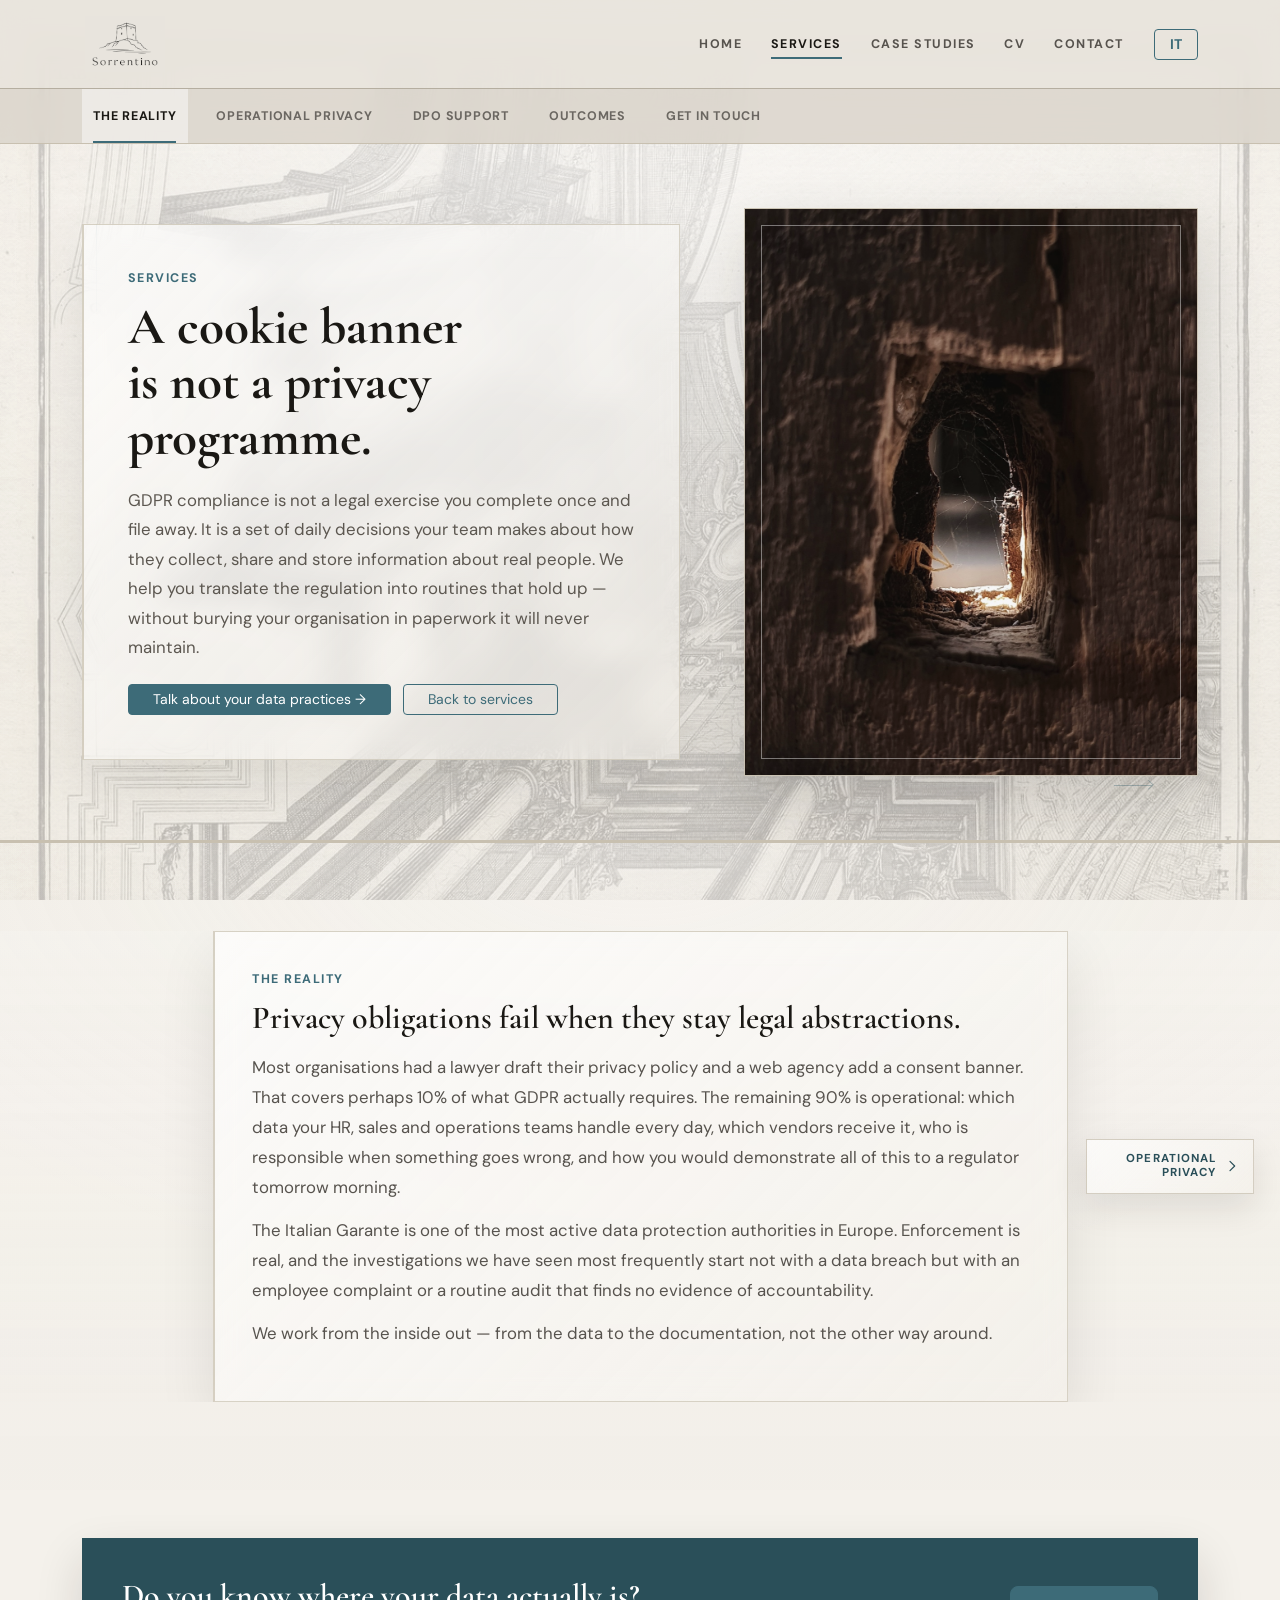
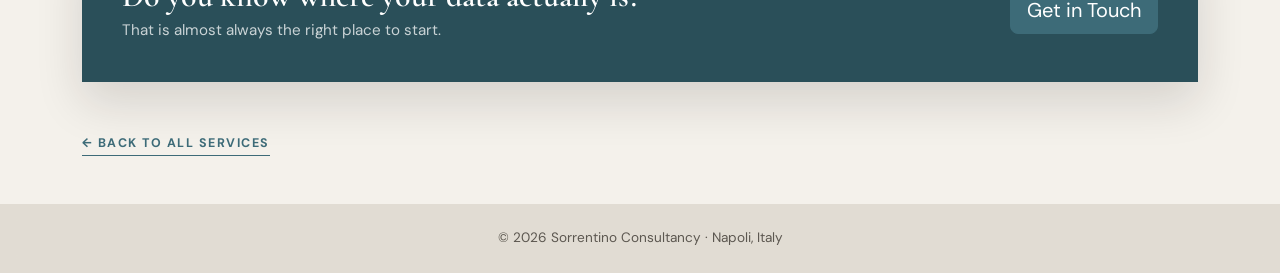
<file: services/privacy.html>
<!--
  ============================================================
  SERVICE DETAIL — services/privacy.html
  ============================================================
  GDPR translated into operational routines, not legal abstractions.
  Linked from: services.html #privacy "Read more →"

  PAGE STRUCTURE:
  ┌─────────────────────────────────────────────────┐
  │  NAVBAR / SECTION-NAV                            │
  ├─────────────────────────────────────────────────┤
  │  §1 HERO              — headline + CTA           │
  │  §2 THE REALITY       — Italian Garante context  │
  │  §3 OPERATIONAL       — Map→Assign→Embed methods │
  │  §4 DPO SUPPORT       — DPO function proof-block │
  │  §5 OUTCOMES          — 6-item outcomes-grid     │
  │  §6 CTA               — call-to-action band      │
  │  BACK LINK            — ← Back to all services   │
  ├─────────────────────────────────────────────────┤
  │  FOOTER                                          │
  └─────────────────────────────────────────────────┘

  BODY CLASS: page-services service-detail | i18n prefix: pr.*
  ============================================================
-->
<!DOCTYPE html>

<html lang="en">
<head>
<meta charset="utf-8"/>
<meta content="width=device-width, initial-scale=1.0" name="viewport"/>
<meta content="Privacy &amp; Data Protection advisory. Sorrentino Consultancy translates GDPR into operational routines your team can actually follow — without creating unnecessary bureaucracy." name="description"/>
<meta content="Privacy &amp; Data Protection | Sorrentino Consultancy" property="og:title"/>
<meta content="website" property="og:type"/>
<meta content="../images/logo.png" property="og:image"/>
<link crossorigin="anonymous" href="https://cdn.jsdelivr.net/npm/bootstrap@5.3.8/dist/css/bootstrap.min.css" integrity="sha384-sRIl4kxILFvY47J16cr9ZwB07vP4J8+LH7qKQnuqkuIAvNWLzeN8tE5YBujZqJLB" rel="stylesheet"/>
<link href="../styles.css" rel="stylesheet"/>
<link rel="preconnect" href="https://fonts.googleapis.com"/>
<link rel="preconnect" href="https://fonts.gstatic.com" crossorigin/>
<link href="https://fonts.googleapis.com/css2?family=Cormorant+Garamond:ital,wght@0,400;0,600;0,700;1,400;1,600&family=DM+Sans:ital,opsz,wght@0,9..40,400;0,9..40,500;0,9..40,600;0,9..40,700;1,9..40,400&display=swap" rel="stylesheet"/>
<link rel="icon" href="../images/logo.png" type="image/png"/>
<title>Privacy &amp; Data Protection | Sorrentino Consultancy</title>
</head>
<body class="page-services service-detail service-bg-privacy">
<nav aria-label="Main navigation" class="navbar navbar-expand-lg navbar-light sticky-top">
<div class="container">
<a aria-label="Sorrentino Consultancy home" class="navbar-brand d-inline-flex align-items-center" href="../home.html">
<img alt="Sorrentino Consultancy" class="brand-logo" height="56" data-img="logo" width="86"/>
</a>
<button aria-controls="navMenu" aria-expanded="false" aria-label="Toggle navigation" class="navbar-toggler" data-bs-target="#navMenu" data-bs-toggle="collapse" type="button">
<span class="navbar-toggler-icon"></span>
</button>
<div class="collapse navbar-collapse" id="navMenu">
<ul class="navbar-nav ms-auto mb-2 mb-lg-0">
<li class="nav-item"><a class="nav-link" data-i18n="nav.home" href="../home.html">Home</a></li>
<li class="nav-item"><a aria-current="page" class="nav-link active" data-i18n="nav.services" href="../services.html">Services</a></li>
<li class="nav-item"><a class="nav-link" data-i18n="nav.casestudies" href="../case-studies.html">Case Studies</a></li>
<li class="nav-item"><a class="nav-link" data-i18n="nav.cv" href="../cv.html">CV</a></li>
<li class="nav-item"><a class="nav-link" data-i18n="nav.contact" href="../contact.html">Contact</a></li>
</ul>
<button aria-label="Switch language" class="btn btn-outline-primary btn-sm ms-lg-3 language-toggle" id="languageToggle" onclick="this.dataset.i18nInlineHandled='1'; window.toggleLanguage && window.toggleLanguage()" type="button">IT</button>
</div>
</div>
</nav>
<nav aria-label="Page sections" class="section-nav">
<div class="container">
<a class="section-nav-link active" href="#reality">The Reality</a>
<a class="section-nav-link" href="#operational">Operational Privacy</a>
<a class="section-nav-link" href="#dpo">DPO Support</a>
<a class="section-nav-link" href="#outcomes">Outcomes</a>
<a class="section-nav-link" href="../contact.html">Get in Touch</a>
</div>
</nav>
<main>
<!-- HERO -->
<section class="service-hero py-5">
<span class="animated-accent line service-detail-accent-one" aria-hidden="true"></span>
<span class="animated-accent dot service-detail-accent-two" aria-hidden="true"></span>
<span class="animated-accent arrow service-detail-accent-three" aria-hidden="true"></span>
<div class="container">
<div class="service-hero-grid">
<div class="service-hero-copy">
<p class="section-kicker" data-i18n="pr.kicker">Services</p>
<h1 class="service-hero-title" data-i18n-html="pr.hero.title">A cookie banner<br/>is not a privacy programme.</h1>
<p class="service-hero-lead" data-i18n="pr.hero.lead">GDPR compliance is not a legal exercise you complete once and file away. It is a set of daily decisions your team makes about how they collect, share and store information about real people. We help you translate the regulation into routines that hold up — without burying your organisation in paperwork it will never maintain.</p>
<div class="service-hero-actions">
<a class="btn btn-primary btn-sm px-4" data-i18n="pr.hero.cta" href="../contact.html">Talk about your data practices →</a>
<a class="btn btn-outline-primary btn-sm px-4" data-i18n="svc.hero.back" href="../services.html">Back to services</a>
</div>
</div>
<figure class="area-media-frame service-hero-visual">
<img src="../images/middle/services-privacy.jpg" data-img="detail-privacy" alt="Keyhole in a protected door representing controlled access to personal data" loading="eager" decoding="async" onerror="this.closest('.area-media-frame').classList.add('is-missing');this.remove();">
</figure>
</div>
</div>
</section>
<!-- THE REALITY -->
<section class="service-band py-5" id="reality">
<div class="container">
<div class="row justify-content-center">
<div class="col-lg-9">
<p class="section-kicker" data-i18n="pr.rea.kicker">The Reality</p>
<h2 class="service-section-heading" data-i18n="pr.rea.title">Privacy obligations fail when they stay legal abstractions.</h2>
<p class="homepage-lead mt-3" data-i18n="pr.rea.p1">Most organisations had a lawyer draft their privacy policy and a web agency add a consent banner. That covers perhaps 10% of what GDPR actually requires. The remaining 90% is operational: which data your HR, sales and operations teams handle every day, which vendors receive it, who is responsible when something goes wrong, and how you would demonstrate all of this to a regulator tomorrow morning.</p>
<p class="homepage-lead" data-i18n="pr.rea.p2">The Italian Garante is one of the most active data protection authorities in Europe. Enforcement is real, and the investigations we have seen most frequently start not with a data breach but with an employee complaint or a routine audit that finds no evidence of accountability.</p>
<p class="homepage-lead" data-i18n="pr.rea.p3">We work from the inside out — from the data to the documentation, not the other way around.</p>
</div>
</div>
</div>
</section>
<!-- OPERATIONAL PRIVACY -->
<section class="service-outcomes py-5" id="operational">
<div class="container">
<div class="row justify-content-center">
<div class="col-lg-9">
<p class="section-kicker" data-i18n="pr.ops.kicker">Operational Privacy</p>
<h2 class="service-section-heading" data-i18n="pr.ops.title">Privacy that lives in how your team works, not in a folder.</h2>
<div class="method-row mt-4">
<div class="method-block">
<h3 class="method-name" data-i18n="pr.ops.1.name">Map</h3>
<p data-i18n="pr.ops.1.body">Understand what personal data you process, where it comes from, who has access, how long you keep it and which vendors receive it. A data map is the foundation of every other privacy decision.</p>
</div>
<div class="method-block">
<h3 class="method-name" data-i18n="pr.ops.2.name">Assign</h3>
<p data-i18n="pr.ops.2.body">Give each processing activity a named owner. GDPR accountability means someone in the organisation must be able to answer: why do we have this data, and what would we do if a regulator asked about it?</p>
</div>
<div class="method-block">
<h3 class="method-name" data-i18n="pr.ops.3.name">Embed</h3>
<p data-i18n="pr.ops.3.body">Turn the framework into operational routines — incident escalation, data subject request handling, vendor review, retention enforcement — so privacy becomes part of how decisions are made, not a separate compliance exercise.</p>
</div>
</div>
</div>
</div>
</div>
</section>
<!-- DPO SUPPORT -->
<section class="service-proof py-5" id="dpo">
<div class="container">
<div class="row justify-content-center">
<div class="col-lg-9">
<p class="section-kicker" data-i18n="pr.dpo.kicker">DPO Support</p>
<h2 class="service-section-heading" data-i18n="pr.dpo.title">Data Protection Officer — designated or supported.</h2>
<div class="proof-block mt-4">
<p class="proof-context" data-i18n="pr.dpo.ctx">Privacy &amp; Data Protection · DPO function</p>
<p data-i18n="pr.dpo.p1">Not every organisation is required to appoint a DPO — but many should, and most that do appoint one underinvest in giving the function real substance. A DPO without access to operational data processing information, without a channel to management and without time to do proactive work is a liability, not an asset.</p>
<p data-i18n="pr.dpo.p2">We support DPOs who are already in post but need practical governance infrastructure — data maps, RoPA, DPIA templates, incident logs, vendor review checklists. We also support organisations that need to designate a DPO and want that function set up properly from the start.</p>
<p class="proof-outcome" data-i18n="pr.dpo.out">We do not act as your DPO — the independence requirement matters. We build the programme that makes your DPO effective.</p>
</div>
</div>
</div>
</div>
</section>
<!-- OUTCOMES -->
<section class="service-method py-5" id="outcomes">
<div class="container">
<div class="row justify-content-center">
<div class="col-lg-9">
<p class="section-kicker" data-i18n="pr.out.kicker">What You Get</p>
<h2 class="service-section-heading" data-i18n="pr.out.title">Defensible, maintainable, proportionate.</h2>
<div class="outcomes-grid mt-4">
<div class="outcome-item">
<span aria-hidden="true" class="outcome-rule"></span>
<p data-i18n="pr.out.1">A data map and Register of Processing Activities (RoPA) that reflects your actual operations.</p>
</div>
<div class="outcome-item">
<span aria-hidden="true" class="outcome-rule"></span>
<p data-i18n="pr.out.2">Vendor privacy reviews and data processing agreement standards for your key suppliers.</p>
</div>
<div class="outcome-item">
<span aria-hidden="true" class="outcome-rule"></span>
<p data-i18n="pr.out.3">DPIA support for high-risk processing activities — structured, documented and signed off.</p>
</div>
<div class="outcome-item">
<span aria-hidden="true" class="outcome-rule"></span>
<p data-i18n="pr.out.4">A data subject request handling process with response templates and escalation paths.</p>
</div>
<div class="outcome-item">
<span aria-hidden="true" class="outcome-rule"></span>
<p data-i18n="pr.out.5">An incident response and breach notification procedure aligned to Italian Garante expectations.</p>
</div>
<div class="outcome-item">
<span aria-hidden="true" class="outcome-rule"></span>
<p data-i18n="pr.out.6">Retention and deletion routines that your team can actually enforce — not just document.</p>
</div>
</div>
</div>
</div>
</div>
</section>
<section class="container my-5">
<div class="cta-band d-md-flex justify-content-between align-items-center">
<div>
<h2 class="h3 mb-1" data-i18n="pr.cta.title">Do you know where your data actually is?</h2>
<p class="mb-0 opacity-75 cta-subtext" data-i18n="pr.cta.sub">That is almost always the right place to start.</p>
</div>
<a class="btn btn-primary btn-lg mt-3 mt-md-0 flex-shrink-0" data-i18n="btn.getintouch" href="../contact.html">Get in Touch</a>
</div>
</section>
<div class="container mb-5"><a class="area-link" data-i18n="btn.back" href="../services.html">← Back to all services</a></div>
</main>
<footer class="text-center py-4"><p class="mb-0">© 2026 Sorrentino Consultancy · Napoli, Italy</p></footer>
<script src="../images.js"></script>
<script src="../i18n.js"></script>
<script src="../service-detail.js"></script>
<script crossorigin="anonymous" integrity="sha384-FKyoEForCGlyvwx9Hj09JcYn3nv7wiPVlz7YYwJrWVcXK/BmnVDxM+D2scQbITxI" src="https://cdn.jsdelivr.net/npm/bootstrap@5.3.8/dist/js/bootstrap.bundle.min.js"></script>
</body>
</html>
</file>
<file: styles.css>
/*
  ============================================================
  styles.css — Sorrentino Consultancy
  ============================================================
  Single stylesheet for the entire multi-page site.
  Loaded by every HTML page via <link href="styles.css">
  (service detail pages use ../styles.css).

  STYLESHEET MAP (line numbers approximate):
  ┌─────────────────────────────────────────────────────────┐
  │  §1  DESIGN TOKENS            — CSS custom properties    │  ~L14
  │  §2  BASE / BODY              — html, body, font stack   │  ~L27
  │  §3  BODY BACKGROUND LAYERS   — ::before (image)         │
  │                                  ::after  (overlay)       │  ~L55
  │  §4  PER-PAGE BACKGROUNDS     — body.page-* variables    │  ~L90
  │  §5  NAVIGATION               — .navbar, .section-nav    │  ~L126
  │  §6  HERO (about page)        — #hero                    │  ~L210
  │  §7  COVER LAYOUT             — .cover-* (about hero)    │  ~L261
  │  §8  FOOTER                   — footer                   │  ~L324
  │  §9  CARDS (generic)          — .card base               │  ~L332
  │  §10 TYPOGRAPHY               — kicker, editorial, title │  ~L344
  │  §11 STATS BAR                — .stat-number, .stat-label│  ~L384
  │  §12 SKILLS SECTION           — .skills-section, badges  │  ~L416
  │  §13 ACCENTS & ANIMATIONS     — .animated-accent,        │
  │                                  @keyframes (3 animations)│  ~L432
  │  §14 IMAGES                   — profile, hero-logo,      │
  │                                  visual-row, frames       │  ~L569
  │  §15 HERITAGE STORY           — .heritage-story          │  ~L688
  │  §16 EXPERTISE BAND           — .expertise-band, grid    │  ~L706
  │  §17 ABOUT PAGE               — timeline, chapters,      │
  │                                  principles               │  ~L756
  │  §18 FILTERS                  — .filter-btn (case study) │  ~L819
  │  §19 CONTACT                  — .contact-links, icons    │  ~L835
  │  §20 FORMS                    — input, textarea focus    │  ~L864
  │  §21 CLUSTER CARDS            — .cluster-card (home §2)  │  ~L877
  │  §22 ENGAGEMENT CARDS         — .engagement-card (home §4)│ ~L905
  │  §23 CASE CARDS               — .case-card, overlays     │  ~L930
  │  §24 CV PAGE                  — experience, edu, certs   │  ~L984
  │  §25 CTA BAND                 — .cta-band                │  ~L1081
  │  §26 SERVICE DETAIL (shared)  — .service-detail          │  ~L1089
  │  §27 AREAS INDEX (services)   — .area-row, .area-content │  ~L1094
  │  §28 HOMEPAGE MASTHEAD        — .homepage-masthead       │  ~L1205
  │  §29 HOMEPAGE SECTIONS        — .homepage-who, approach  │  ~L1283
  │  §30 HOW WE WORK              — .method-band, steps      │  ~L1352
  │  §31 SERVICE DETAIL PAGES     — hero, band, audience,    │
  │       outcomes, method, proof  │  ~L1424
  │  §32 GLASSMORPHISM LAYER      — Layer 0 transparency     │
  │       (section + card + panel + footer overrides)         │  ~L1609
  │  §33 RESPONSIVE: outcomes/method grid (≤768px)           │  ~L1844
  │  §34 PULL QUOTE               — .pull-quote-text         │  ~L1849
  │  §35 RESPONSIVE: expertise 4-grid (≤992px)               │  ~L1862
  │  §36 REDUCED MOTION           — prefers-reduced-motion   │  ~L1868
  │  §37 RESPONSIVE: MOBILE (≤768px) — full mobile overrides │  ~L1881
  └─────────────────────────────────────────────────────────┘

  DEPENDENCIES:
  — Bootstrap 5.3.8 (loaded via CDN before this file)
  — Google Fonts: Cormorant Garamond + DM Sans (loaded in HTML <head>)
  ============================================================
*/


/* ══════════════════════════════════════════════════════════
   §1  DESIGN TOKENS — colour palette (warm stone / earth)
   ══════════════════════════════════════════════════════════ */
:root {
    --stone-base:    #f4f1eb;
    --stone-light:   #e8e4dc;
    --stone-mid:     #dbd6cc;
    --stone-rule:    #c8c0b0;
    --stone-shadow:  #a8a098;
    --stone-deep:    #5c5750;
    --stone-ink:     #1a1814;
    --stone-accent:  #3d6b78;

    /* Semantic tokens — always use these in components, never raw hexes */
    --stone-accent-deep: #2a4f59;   /* hover/active state of the accent */
    --ink-soft:          #44403c;   /* secondary headings, badges on light surfaces */
    --text-muted:        #57534e;   /* muted body text — WCAG AA (≥4.5:1) on all stone surfaces */
    --paper:             #ffffff;   /* card / panel surfaces */

    /* Type scale — every font-size comes from this scale (display
       headings use fluid clamp() sizes defined on their own classes) */
    --fs-2xs:  0.72rem;   /* micro labels, uppercase tags */
    --fs-xs:   0.78rem;   /* kickers, overlines, badges */
    --fs-sm:   0.85rem;   /* secondary text, captions */
    --fs-base: 0.95rem;   /* card body text */
    --fs-md:   1.05rem;   /* leads, emphasised body */
    --fs-lg:   1.3rem;    /* card titles, sub-headings */
    --fs-xl:   1.6rem;    /* small display, stat numbers */
    --fs-2xl:  2rem;      /* stats, compact section titles */

    /* Vertical rhythm — shared padding for full-width section bands */
    --space-section: clamp(3.5rem, 7vw, 5.5rem);
}

/* ══════════════════════════════════════════════════════════
   §2  BASE / BODY — font stack, subtle column grid bg
   ══════════════════════════════════════════════════════════ */
html {
    background: var(--stone-base);
    scroll-padding-top: 9rem;
}

body {
    --page-bg: none;
    --page-bg-opacity: 0;
    --page-overlay-opacity: 0;
    font-family: 'DM Sans', sans-serif;
    position: relative;
    isolation: isolate;
    min-height: 100vh;
    background-color: var(--stone-base);
    background-image:
        repeating-linear-gradient(
            90deg,
            transparent,
            transparent 79px,
            rgba(160, 152, 140, 0.06) 79px,
            rgba(160, 152, 140, 0.06) 80px
        );
    background-attachment: fixed;
    color: var(--stone-ink);
    overflow-x: hidden;
    transition: background-color 0.3s ease, color 0.3s ease;
}

/* ══════════════════════════════════════════════════════════
   §3  BODY BACKGROUND LAYERS
   ::before = full-bleed background image (z-index:-2)
   ::after  = semi-transparent overlay + faint column grid (z-index:-1)
   Opacity driven by per-page CSS variables set in §4.
   ══════════════════════════════════════════════════════════ */
body::before,
body::after {
    content: '';
    position: fixed;
    inset: 0;
    pointer-events: none;
}

body::before {
    z-index: -2;
    background-image: var(--page-bg);
    background-size: cover;
    background-position: center bottom;
    background-repeat: no-repeat;
    opacity: var(--page-bg-opacity);
    filter: saturate(0.78) contrast(0.92);
}

body::after {
    z-index: -1;
    background:
        linear-gradient(180deg,
            rgba(244, 241, 235, 0.32) 0%,
            rgba(244, 241, 235, 0.24) 42%,
            rgba(232, 228, 220, 0.38) 100%),
        repeating-linear-gradient(
            90deg,
            transparent,
            transparent 79px,
            rgba(160, 152, 140, 0.025) 79px,
            rgba(160, 152, 140, 0.025) 80px
        );
    opacity: var(--page-overlay-opacity);
}

/* ══════════════════════════════════════════════════════════
   §4  PER-PAGE BACKGROUNDS — each body.page-* class sets
   a unique background image + opacity for the ::before / ::after layers.
   Images live in images/backgrounds/.
   ══════════════════════════════════════════════════════════ */
body.page-home {
    --page-bg: var(--bg-home);
    --page-bg-opacity: 0.34;
    --page-overlay-opacity: 1;
}

body.page-about {
    --page-bg: var(--bg-about);
    --page-bg-opacity: 0.26;
    --page-overlay-opacity: 1;
}

body.page-services {
    --page-bg: var(--bg-services);
    --page-bg-opacity: 0.34;
    --page-overlay-opacity: 1;
}

body.page-cases {
    --page-bg: var(--bg-cases);
    --page-bg-opacity: 0.34;
    --page-overlay-opacity: 1;
}

body.page-cv {
    --page-bg: var(--bg-cv);
    --page-bg-opacity: 0.34;
    --page-overlay-opacity: 1;
}

body.page-contact {
    --page-bg: var(--bg-contact);
    --page-bg-opacity: 0.26;
    --page-overlay-opacity: 1;
}

/* ══════════════════════════════════════════════════════════
   §5  NAVIGATION — main navbar + sticky section-nav bar
   .navbar            — top bar (Bootstrap navbar-expand-lg)
   .section-nav       — secondary sticky bar below navbar
   .section-nav-link  — horizontal scroll links
   ══════════════════════════════════════════════════════════ */
nav {
    background-color: rgba(232, 228, 220, 0.97) !important;
    background-image: none !important;
    box-shadow: 0 1px 0 rgba(26, 24, 20, 0.10);
    backdrop-filter: blur(12px);
}

.navbar {
    min-height: 5.5rem;
}

.navbar .nav-link {
    color: var(--stone-ink);
    font-size: var(--fs-xs);
    font-weight: 700;
    letter-spacing: 0.12em;
    text-transform: uppercase;
    padding: 0.7rem 0.9rem !important;
}

.navbar .nav-link:hover,
.navbar .nav-link:focus,
.navbar .nav-link.active {
    color: var(--stone-ink);
    background: var(--stone-mid);
}

.brand-logo {
    width: 86px;
    height: 56px;
    object-fit: contain;
    border-radius: 0;
    background: var(--paper);
    padding: 2px 4px;
}

.language-toggle {
    min-width: 2.75rem;
    font-weight: 700;
}

/* ── Section nav (sub-bar beneath navbar) ── */
.section-nav {
    position: sticky;
    top: 5.5rem;
    z-index: 1019;
    background: rgba(219, 214, 204, 0.97) !important;
    background-image: none !important;
    color: var(--stone-ink);
    border-top: 1px solid var(--stone-rule);
    border-bottom: 1px solid var(--stone-rule);
    box-shadow: none;
    backdrop-filter: blur(12px);
}

.section-nav .container {
    display: flex;
    gap: 1.1rem;
    overflow-x: auto;
    scrollbar-width: thin;
}

.section-nav-link {
    display: inline-flex;
    align-items: center;
    min-height: 4rem;
    padding: 0 0.7rem;
    color: var(--ink-soft);
    font-size: var(--fs-xs);
    font-weight: 700;
    letter-spacing: 0.06em;
    text-transform: uppercase;
    text-decoration: none;
    white-space: nowrap;
}

.section-nav-link:hover,
.section-nav-link:focus,
.section-nav-link.active {
    color: var(--stone-ink);
    background: rgba(255, 255, 255, 0.46);
}

/* ══════════════════════════════════════════════════════════
   §6  HERO (about.html #hero) — glass-tinted hero banner
   Includes ::before overlay and button overrides.
   ══════════════════════════════════════════════════════════ */
#hero {
    background: rgba(232, 228, 220, 0.76);
    color: var(--stone-ink);
    border-bottom: 3px solid var(--stone-rule);
    position: relative;
    min-height: auto;
    display: flex;
    align-items: stretch;
    overflow: hidden;
    backdrop-filter: blur(8px);
}

#hero::after {
    display: none;
}

#hero::before {
    content: '';
    position: absolute;
    inset: 0;
    background:
        linear-gradient(135deg,
            rgba(255, 255, 255, 0.72) 0%,
            rgba(232, 228, 220, 0.68) 46%,
            rgba(244, 241, 235, 0.82) 100%);
    pointer-events: none;
    z-index: 0;
}

#hero .container {
    position: relative;
    z-index: 1;
}

#hero .text-white {
    color: inherit !important;
}

#hero .btn-outline-light {
    border-color: var(--stone-shadow);
    color: var(--stone-ink);
}

#hero .btn-outline-light:hover,
#hero .btn-outline-light:focus {
    background: var(--stone-shadow);
    border-color: var(--stone-shadow);
    color: var(--paper);
}

/* ══════════════════════════════════════════════════════════
   §7  COVER LAYOUT — about.html hero inner structure
   .cover-container, .cover-top, .cover-center, .cover-bottom
   ══════════════════════════════════════════════════════════ */
.cover-container {
    display: flex;
    flex-direction: column;
    justify-content: space-between;
    padding-top: 3rem !important;
    padding-bottom: 3.5rem !important;
    width: 100%;
}

.cover-top {
    display: flex;
    justify-content: space-between;
    align-items: center;
}

.cover-est {
    font-size: var(--fs-xs);
    letter-spacing: 0.12em;
    text-transform: uppercase;
    opacity: 0.55;
}

.cover-center {
    padding: 0;
}

.cover-rule {
    width: 100%;
    height: 1px;
    background: var(--stone-shadow);
    margin: 1.5rem 0;
    opacity: 0.55;
}

.cover-title {
    font-family: 'Cormorant Garamond', Georgia, serif;
    font-size: clamp(4.25rem, 11vw, 9.5rem);
    line-height: 0.91;
    letter-spacing: -0.01em;
    color: var(--stone-ink);
    margin: 0;
}

.cover-bottom {
    max-width: 52rem;
}

.cover-bottom .lead {
    max-width: 46rem;
    color: var(--stone-deep);
    font-size: var(--fs-md);
    line-height: 1.7;
}

/* hero-rule kept for backwards compat */
.hero-rule {
    width: 4.5rem;
    height: 1px;
    margin-top: 2rem;
    background: var(--stone-shadow);
}

/* ══════════════════════════════════════════════════════════
   §8  FOOTER
   ══════════════════════════════════════════════════════════ */
footer {
    background-color: var(--stone-mid);
    color: var(--stone-deep);
    margin-top: 3rem;
    font-size: var(--fs-sm);
}

/* ══════════════════════════════════════════════════════════
   §9  CARDS (generic Bootstrap .card overrides)
   ══════════════════════════════════════════════════════════ */
.card {
    border: none;
    border-radius: 0.75rem;
    transition: transform 0.2s ease, box-shadow 0.2s ease;
}

.card:hover {
    transform: none;
    box-shadow: 0 4px 18px rgba(26, 24, 20, 0.08) !important;
}

/* ══════════════════════════════════════════════════════════
   §10 TYPOGRAPHY — section titles, kickers, editorial headings
   ══════════════════════════════════════════════════════════ */
.section-title {
    font-family: 'Cormorant Garamond', Georgia, serif;
    font-size: clamp(1.9rem, 3vw, 2.5rem);
    font-weight: 600;
    line-height: 1.12;
    color: var(--stone-ink);
    margin-bottom: 0.25rem;
}

/* Hero headline on the glass-tinted page heroes (about, contact) —
   same serif voice as .masthead-title, scaled for a sentence-length h1 */
.hero-title {
    font-family: 'Cormorant Garamond', Georgia, serif;
    font-size: clamp(2.4rem, 5vw, 3.8rem);
    font-weight: 600;
    line-height: 1.08;
}

.editorial-heading {
    max-width: 45rem;
    font-family: 'Cormorant Garamond', Georgia, serif;
    font-size: clamp(2rem, 4vw, 3.6rem);
    line-height: 1.08;
    color: var(--stone-ink);
}

.section-kicker {
    margin-bottom: 0.75rem;
    color: var(--stone-accent);
    font-size: var(--fs-xs);
    font-weight: 700;
    letter-spacing: 0.12em;
    text-transform: uppercase;
}

.title-line {
    border: none;
    border-top: 1px solid var(--stone-accent);
    width: 72px;
    margin: 0.5rem 0 1.25rem 0;
    opacity: 1;
}

.overline-text {
    font-size: var(--fs-xs);
    letter-spacing: 0.12em;
    text-transform: uppercase;
    color: var(--text-muted);
}

/* Comfortable measure for lead paragraphs (replaces inline max-width) */
.measure-wide {
    max-width: 47.5rem;
}

/* ══════════════════════════════════════════════════════════
   §11 STATS BAR — about.html §3 (1953 / 3 / 1,500)
   ══════════════════════════════════════════════════════════ */
.stats-bar {
    background-color: var(--stone-mid);
    color: var(--stone-ink);
}

.stat-number {
    font-size: var(--fs-2xl);
    font-weight: 700;
    color: var(--ink-soft);
    margin-bottom: 0;
}

.stat-label {
    font-size: var(--fs-xs);
    color: var(--stone-deep);
    margin: 0;
}

.stat-number-sm {
    font-size: var(--fs-xl);
    font-weight: 700;
    color: var(--stone-deep);
    margin-bottom: 0;
}

.stat-label-sm {
    font-size: var(--fs-xs);
    color: var(--text-muted);
    margin: 0;
}

/* ══════════════════════════════════════════════════════════
   §12 SKILLS SECTION — cv.html languages / badges
   ══════════════════════════════════════════════════════════ */
.skills-section {
    background-color: var(--stone-light);
    background-image: none;
}

.skill-badge {
    display: inline-block;
    padding: 0.35rem 0.8rem;
    background-color: var(--stone-mid);
    color: var(--ink-soft);
    border-radius: 0;
    font-size: var(--fs-sm);
    font-weight: 600;
}

/* ══════════════════════════════════════════════════════════
   §13 ACCENTS & ANIMATIONS — decorative CSS accents
   .animated-accent (.dot / .line / .arrow)
   @keyframes: accentFloat, accentLinePulse, accentArrowNudge
   Also: button colour overrides (.btn-primary, .btn-outline-primary)
   ══════════════════════════════════════════════════════════ */
.bg-accent {
    background-color: var(--stone-accent) !important;
}

.text-accent {
    color: var(--stone-accent);
}

.btn-primary,
.btn-primary:hover,
.btn-primary:focus {
    background-color: var(--stone-accent);
    border-color: var(--stone-accent);
}

.btn-outline-primary {
    border-color: var(--stone-accent);
    color: var(--stone-accent);
}

.btn-outline-primary:hover,
.btn-outline-primary:focus {
    background-color: var(--stone-accent);
    border-color: var(--stone-accent);
    color: var(--paper);
}

.btn-outline-light:hover,
.btn-outline-light:focus {
    color: var(--stone-ink);
}

.cta-subtext {
    font-size: var(--fs-base);
}

.animated-accent {
    position: absolute;
    z-index: 0;
    pointer-events: none;
    opacity: 0.34;
}

.animated-accent.dot {
    width: 0.72rem;
    height: 0.72rem;
    border-radius: 50%;
    background: var(--stone-accent);
    animation: accentFloat 7s ease-in-out infinite;
}

.animated-accent.line {
    width: 1px;
    height: 5.5rem;
    background: var(--stone-accent);
    transform-origin: center;
    animation: accentLinePulse 5.5s ease-in-out infinite;
}

.animated-accent.arrow {
    width: 2.4rem;
    height: 1px;
    background: var(--stone-accent);
    animation: accentArrowNudge 6s ease-in-out infinite;
}

.animated-accent.arrow::after {
    content: '';
    position: absolute;
    right: 0;
    top: 50%;
    width: 0.45rem;
    height: 0.45rem;
    border-top: 1px solid var(--stone-accent);
    border-right: 1px solid var(--stone-accent);
    transform: translateY(-50%) rotate(45deg);
}

.homepage-who .accent-one {
    top: 4.5rem;
    left: 5vw;
}

.homepage-who .accent-two {
    right: 8vw;
    bottom: 4rem;
    animation-delay: 1.2s;
}

.page-services .service-accent {
    right: min(9vw, 7rem);
    bottom: 1.8rem;
}

.about-timeline {
    position: relative;
}

.about-timeline .about-accent {
    top: 1.2rem;
    right: -1.5rem;
}

@keyframes accentFloat {
    0%, 100% {
        transform: translate3d(0, 0, 0);
        opacity: 0.26;
    }
    50% {
        transform: translate3d(0, -0.55rem, 0);
        opacity: 0.44;
    }
}

@keyframes accentLinePulse {
    0%, 100% {
        transform: scaleY(0.82);
        opacity: 0.22;
    }
    50% {
        transform: scaleY(1);
        opacity: 0.42;
    }
}

@keyframes accentArrowNudge {
    0%, 100% {
        transform: translateX(0);
        opacity: 0.22;
    }
    50% {
        transform: translateX(0.45rem);
        opacity: 0.40;
    }
}

/* ══════════════════════════════════════════════════════════
   §14 IMAGES — profile photo, hero logo, visual-row grid,
   image frames (.visual-frame, .area-media-frame, .case-image-strip,
   .contact-image-frame, .image-kicker), missing-image fallback
   ══════════════════════════════════════════════════════════ */
.profile-img {
    width: 280px;
    height: 280px;
    object-fit: cover;
    object-position: top;
    border-radius: 50%;
    border: 4px solid rgba(255, 255, 255, 0.4);
    box-shadow: 0 8px 32px rgba(0, 0, 0, 0.3);
}

.hero-logo {
    width: min(455px, 82vw);
    height: auto;
    border-radius: 0.75rem;
    background: var(--paper);
    box-shadow: 0 8px 32px rgba(0, 0, 0, 0.3);
}

/* ── Layer 1 editorial images ── */
.visual-row {
    display: grid;
    grid-template-columns: minmax(0, 1fr) minmax(0, 1.06fr);
    gap: clamp(2rem, 5vw, 4.5rem);
    align-items: center;
    max-width: 74rem;
    margin: 0 auto;
}

.visual-row.reverse .visual-frame,
.visual-row.reverse .area-media-frame {
    order: 2;
}

.visual-row.reverse .visual-copy,
.visual-row.reverse .area-content {
    order: 1;
}

.visual-copy {
    min-width: 0;
}

.text-panel {
    position: relative;
    z-index: 1;
    padding: clamp(1.5rem, 3vw, 2.35rem);
    background: rgba(255, 255, 255, 0.74);
    border: 1px solid rgba(200, 192, 176, 0.82);
    border-left: 2px solid var(--stone-accent);
    box-shadow: 0 18px 46px rgba(26, 24, 20, 0.08);
    backdrop-filter: blur(12px);
}

.visual-frame,
.area-media-frame,
.case-image-strip,
.contact-image-frame,
.image-kicker {
    position: relative;
    overflow: hidden;
    margin: 0;
    background:
        linear-gradient(135deg, rgba(232, 228, 220, 0.72), rgba(244, 241, 235, 0.92));
    border: 1px solid rgba(200, 192, 176, 0.92);
    box-shadow: 0 18px 38px rgba(26, 24, 20, 0.10);
}

.visual-frame {
    aspect-ratio: 4 / 5;
}

.area-media-frame {
    aspect-ratio: 4 / 3;
}

.contact-image-frame {
    aspect-ratio: 4 / 3;
    margin-top: 2rem;
}

.image-kicker {
    width: min(100%, 11rem);
    aspect-ratio: 5 / 3;
    margin-bottom: 1.25rem;
    box-shadow: 0 10px 24px rgba(26, 24, 20, 0.10);
}

.visual-frame img,
.area-media-frame img,
.case-image-strip img,
.contact-image-frame img,
.image-kicker img {
    width: 100%;
    height: 100%;
    display: block;
    object-fit: cover;
    filter: saturate(0.72) contrast(0.94);
}

.visual-caption {
    margin-top: 0.7rem;
    color: var(--stone-deep);
    font-size: var(--fs-xs);
    font-weight: 600;
    letter-spacing: 0.08em;
    text-transform: uppercase;
}

.visual-frame.is-missing,
.area-media-frame.is-missing,
.case-image-strip.is-missing,
.contact-image-frame.is-missing,
.image-kicker.is-missing {
    background:
        linear-gradient(135deg, rgba(219, 214, 204, 0.70), rgba(244, 241, 235, 0.94));
}

/* ══════════════════════════════════════════════════════════
   §15 HERITAGE STORY — about.html & assurance-security.html sidebar
   ══════════════════════════════════════════════════════════ */
.heritage-story {
    max-width: 62rem;
    padding: 1.75rem 2rem;
    background: rgba(255, 255, 255, 0.66);
    border: 1px solid var(--stone-rule);
    border-left: 2px solid var(--stone-accent);
    border-radius: 0;
    color: var(--text-muted);
    font-size: var(--fs-base);
    line-height: 1.8;
    box-shadow: none;
}

.heritage-story p {
    margin-bottom: 0.85rem;
}

/* ══════════════════════════════════════════════════════════
   §16 EXPERTISE BAND — home.html §2 "What We Do" grid
   .expertise-band, .expertise-grid (3-col), .expertise-item
   ══════════════════════════════════════════════════════════ */
.expertise-band {
    background: rgba(219, 214, 204, 0.82);
    background-image: none;
    color: var(--stone-ink);
    padding: var(--space-section) 0;
    backdrop-filter: blur(8px);
}

.expertise-grid {
    display: grid;
    grid-template-columns: repeat(3, 1fr);
    max-width: 74rem;
    margin: 0 auto;
}

.expertise-item {
    padding: 0.35rem 1.75rem 0.15rem;
    border-left: 1px solid var(--stone-shadow);
}

.expertise-item h2,
.expertise-item h3 {
    min-height: 3.6rem;
    margin-bottom: 1rem;
    font-family: 'DM Sans', sans-serif;
    font-size: clamp(1.25rem, 2vw, 1.65rem);
    font-weight: 700;
    line-height: 1.15;
    letter-spacing: 0;
}

.expertise-item p {
    margin-bottom: 1rem;
    color: var(--ink-soft);
    font-size: var(--fs-base);
    font-weight: 600;
    line-height: 1.6;
}

.expertise-item ul {
    margin: 0;
    padding: 0;
    list-style: none;
    color: var(--ink-soft);
    font-size: var(--fs-base);
    font-weight: 600;
    line-height: 1.65;
}

/* ══════════════════════════════════════════════════════════
   §17 ABOUT PAGE — timeline (.about-chapter), principles
   (.principle-card), chapter markers
   ══════════════════════════════════════════════════════════ */
.about-hero-panel {
    background: rgba(255, 255, 255, 0.95);
    border-radius: 0.75rem;
    padding: 1.5rem;
    box-shadow: 0 8px 32px rgba(0, 0, 0, 0.3);
}

.about-hero-logo {
    width: 100%;
    height: auto;
    display: block;
}

.about-timeline {
    display: grid;
    gap: 1.5rem;
}

.about-chapter {
    display: grid;
    grid-template-columns: 4.5rem 1fr;
    gap: 1.5rem;
    padding: 2rem;
    background: var(--paper);
    border-left: 2px solid var(--stone-accent);
    border-radius: 0;
    box-shadow: none;
}

.about-chapter h3,
.principle-card h3 {
    color: var(--stone-ink);
    font-size: var(--fs-lg);
    font-weight: 700;
}

.about-chapter p:last-child,
.principle-card p:last-child {
    margin-bottom: 0;
}

.about-chapter-marker {
    display: inline-flex;
    align-items: center;
    justify-content: center;
    width: 3.5rem;
    height: 3.5rem;
    border-radius: 0;
    background: var(--stone-mid);
    color: var(--ink-soft);
    font-weight: 700;
}

.principle-card {
    height: 100%;
    padding: 1.5rem;
    background: var(--paper);
    border: 1px solid var(--stone-mid);
    border-radius: 0;
    box-shadow: none;
}

/* ══════════════════════════════════════════════════════════
   §18 FILTERS — case-studies.html category filter buttons
   ══════════════════════════════════════════════════════════ */
.filter-btn {
    background-color: var(--stone-mid);
    color: var(--stone-ink);
    border: none;
    border-radius: 0;
    padding: 0.35rem 1rem;
    cursor: pointer;
    transition: background-color 0.2s ease;
}

.filter-btn.active {
    background-color: var(--stone-deep);
    color: var(--paper);
}

/* ══════════════════════════════════════════════════════════
   §19 CONTACT — contact.html info links and icons
   ══════════════════════════════════════════════════════════ */
.contact-links {
    list-style: none;
    padding: 0;
}

.contact-links li {
    display: flex;
    align-items: center;
    gap: 0.75rem;
    padding: 0.75rem 0;
    border-bottom: 1px solid var(--stone-mid);
}

.contact-links a {
    color: var(--stone-deep);
    text-decoration: none;
}

.contact-links a:hover {
    text-decoration: underline;
}

.contact-icon {
    font-size: var(--fs-lg);
    width: 1.8rem;
    text-align: center;
}

/* ══════════════════════════════════════════════════════════
   §20 FORMS — contact.html input/textarea styling
   ══════════════════════════════════════════════════════════ */
input,
textarea {
    border-radius: 0.5rem !important;
    border-color: var(--stone-rule) !important;
}

input:focus,
textarea:focus {
    box-shadow: 0 0 0 3px rgba(61, 107, 120, 0.2) !important;
    border-color: var(--stone-accent) !important;
}

/* ══════════════════════════════════════════════════════════
   §21 CLUSTER CARDS — home.html §2 expertise cards
   ══════════════════════════════════════════════════════════ */
.cluster-card {
    border: 1px solid var(--stone-rule);
    border-top: 2px solid var(--stone-accent);
    border-radius: 0;
    padding: 1.5rem;
    background: var(--paper);
    height: 100%;
    transition: transform 0.2s ease, box-shadow 0.2s ease;
}

.cluster-card:hover {
    transform: none;
    box-shadow: 0 4px 18px rgba(26, 24, 20, 0.08);
}

.cluster-icon {
    font-size: var(--fs-2xl);
    margin-bottom: 0.75rem;
}

.cluster-title {
    font-size: var(--fs-md);
    font-weight: 700;
    color: var(--stone-ink);
    margin-bottom: 0.5rem;
}

/* ══════════════════════════════════════════════════════════
   §22 ENGAGEMENT CARDS — home.html §4 "How We Work" audience cards
   ══════════════════════════════════════════════════════════ */
.engagement-card {
    border: 1px solid var(--stone-rule);
    border-radius: 0;
    padding: 2rem;
    text-align: center;
    height: 100%;
    transition: border-color 0.2s ease;
}

.engagement-card:hover {
    border-color: var(--stone-accent);
}

.engagement-badge {
    display: inline-block;
    background: var(--stone-accent);
    color: var(--paper);
    border-radius: 0;
    padding: 0.3rem 1rem;
    font-size: var(--fs-xs);
    font-weight: 700;
    margin-bottom: 1rem;
}

/* ══════════════════════════════════════════════════════════
   §23 CASE CARDS — case-studies.html card components
   .case-card, .case-image-strip, .case-card-header,
   .case-cluster-badge, .coming-soon-overlay
   ══════════════════════════════════════════════════════════ */
.case-card {
    border-radius: 0;
    overflow: hidden;
    border: none;
    background: rgba(255, 255, 255, 0.86);
    box-shadow: 0 8px 24px rgba(26, 24, 20, 0.08);
}

.case-image-strip {
    height: 8.5rem;
    border: none;
    border-bottom: 1px solid rgba(200, 192, 176, 0.72);
    box-shadow: none;
}

.case-card-header {
    background: var(--stone-deep);
    color: var(--paper);
    padding: 1.25rem 1.5rem;
}

.case-cluster-badge {
    font-size: var(--fs-2xs);
    font-weight: 700;
    letter-spacing: 0.08em;
    text-transform: uppercase;
    background: rgba(255, 255, 255, 0.15);
    border-radius: 0;
    padding: 0.25rem 0.75rem;
    display: inline-block;
    margin-bottom: 0.5rem;
}

.coming-soon-overlay {
    position: relative;
    opacity: 0.78;
}

.coming-soon-overlay::after {
    content: 'Coming Soon';
    position: absolute;
    top: 1rem;
    right: 1rem;
    background: var(--stone-accent-deep);
    color: var(--paper);
    font-size: var(--fs-2xs);
    font-weight: 700;
    padding: 0.25rem 0.75rem;
    border-radius: 999px;
    text-transform: uppercase;
    letter-spacing: 0.06em;
}

/* Linked-services row on each case card — hairline-separated chips
   that deep-link to the matching services/*.html detail page. */
.case-services {
    margin-top: 1rem;
    padding-top: 0.85rem;
    border-top: 1px solid var(--stone-rule);
}

.case-services-label {
    display: block;
    font-size: var(--fs-2xs);
    font-weight: 700;
    letter-spacing: 0.08em;
    text-transform: uppercase;
    color: var(--text-muted);
    margin-bottom: 0.5rem;
}

.case-service-link {
    display: inline-block;
    padding: 0.3rem 0.7rem;
    background-color: var(--paper);
    border: 1px solid var(--stone-rule);
    color: var(--stone-deep);
    border-radius: 0;
    font-size: var(--fs-xs);
    font-weight: 600;
    text-decoration: none;
    transition: border-color 0.2s ease, color 0.2s ease;
}

.case-service-link:hover,
.case-service-link:focus {
    border-color: var(--stone-accent);
    color: var(--stone-accent);
    text-decoration: none;
}

/* ══════════════════════════════════════════════════════════
   §24 CV PAGE — experience items, education year badges,
   certification accordion (.cert-card / .cert-header / .cert-body)
   ══════════════════════════════════════════════════════════ */
.cv-experience-item {
    display: flex;
    justify-content: space-between;
    align-items: flex-start;
    padding: 0.85rem 0;
    border-bottom: 1px solid var(--stone-mid);
    gap: 1rem;
}

.cv-role {
    font-weight: 700;
    font-size: var(--fs-base);
    color: var(--stone-ink);
}

.cv-company {
    font-size: var(--fs-sm);
    color: var(--text-muted);
}

.cv-oneliner {
    font-size: var(--fs-sm);
    color: var(--text-muted);
    margin-top: 0.2rem;
}

.cv-date-badge {
    font-size: var(--fs-xs);
    background: var(--stone-mid);
    color: var(--ink-soft);
    border-radius: 0;
    padding: 0.2rem 0.75rem;
    white-space: nowrap;
    flex-shrink: 0;
}

.edu-year {
    display: inline-block;
    font-size: var(--fs-xs);
    font-weight: 700;
    color: var(--ink-soft);
    background: var(--stone-mid);
    border-radius: 0;
    padding: 0.25rem 0.75rem;
    text-transform: uppercase;
    letter-spacing: 0.08em;
    margin-bottom: 0.5rem;
}

/* ── Cert accordion ── */
.cert-card {
    border: 1px solid var(--stone-mid);
    border-radius: 0;
    overflow: hidden;
    margin-bottom: 0.75rem;
}

.cert-header {
    display: flex;
    justify-content: space-between;
    align-items: center;
    padding: 1rem 1.25rem;
    cursor: pointer;
    background: var(--paper);
    border: none;
    width: 100%;
    text-align: left;
}

.cert-header:hover {
    background: var(--stone-base);
}

.cert-body {
    padding: 1rem 1.25rem;
    background: var(--stone-base);
    border-top: 1px solid var(--stone-mid);
    font-size: var(--fs-sm);
    color: var(--text-muted);
    display: none;
}

.cert-body.open {
    display: block;
}

.cert-chevron {
    transition: transform 0.2s ease;
    font-size: var(--fs-xs);
    color: var(--stone-deep);
}

.cert-chevron.open {
    transform: rotate(180deg);
}

/* ══════════════════════════════════════════════════════════
   §25 CTA BAND — call-to-action strip (used on every page)
   ══════════════════════════════════════════════════════════ */
.cta-band {
    background: var(--stone-accent-deep);
    color: var(--paper);
    border-radius: 0;
    padding: 2.5rem;
}

.cta-band h2 {
    font-family: 'Cormorant Garamond', Georgia, serif;
    font-size: var(--fs-2xl);
    font-weight: 600;
    line-height: 1.15;
}

/* ══════════════════════════════════════════════════════════
   §26 SERVICE DETAIL (shared) — accent border
   ══════════════════════════════════════════════════════════ */
.service-detail {
    border-left: 2px solid var(--stone-accent);
}

/* ══════════════════════════════════════════════════════════
   §27 AREAS INDEX — services.html 8-area grid
   .area-row (2-col grid), .area-content, .area-link,
   .area-overview (expandable detail)
   ══════════════════════════════════════════════════════════ */
.areas-index {
    background: rgba(255, 255, 255, 0.68);
    color: var(--stone-ink);
    padding: var(--space-section) 0;
    backdrop-filter: blur(8px);
}

.area-row {
    display: grid;
    grid-template-columns: minmax(17rem, 0.9fr) minmax(0, 1.1fr);
    gap: clamp(1.75rem, 4vw, 3.75rem);
    align-items: center;
    max-width: 74rem;
    margin: 0 auto;
    padding: 3rem 0;
    border-top: 1px solid rgba(200, 192, 176, 0.72);
}

.area-row:first-child {
    border-top: none;
    padding-top: 0;
}

.area-row.reverse .area-media-frame,
.area-row-reverse .area-media-frame {
    order: 2;
}

.area-row.reverse .area-content,
.area-row-reverse .area-content {
    order: 1;
}

.area-content {
    padding: clamp(1.25rem, 2.5vw, 2rem);
    background: rgba(255, 255, 255, 0.72);
    border: 1px solid rgba(200, 192, 176, 0.78);
    border-left: 2px solid var(--stone-accent);
    box-shadow: 0 16px 36px rgba(26, 24, 20, 0.07);
    backdrop-filter: blur(10px);
}

.area-content h2 {
    margin-bottom: 0.8rem;
    font-family: 'DM Sans', sans-serif;
    font-size: clamp(1.35rem, 2.1vw, 1.85rem);
    font-weight: 700;
    line-height: 1.18;
    color: var(--stone-ink);
}

.area-content p {
    max-width: 46rem;
    color: var(--text-muted);
    font-size: var(--fs-base);
    line-height: 1.7;
}

.area-content ul {
    margin: 1rem 0 1.2rem;
    padding-left: 1.1rem;
    list-style: disc;
    color: var(--text-muted);
    font-size: var(--fs-base);
    font-weight: 500;
    line-height: 1.65;
}

.area-link {
    display: inline-flex;
    appearance: none;
    background: transparent;
    color: var(--stone-accent);
    font-size: var(--fs-xs);
    font-weight: 700;
    letter-spacing: 0.12em;
    text-transform: uppercase;
    text-decoration: none;
    border-bottom: 1px solid var(--stone-accent);
    border-left: 0;
    border-right: 0;
    border-top: 0;
    padding-bottom: 0.2rem;
    cursor: pointer;
}

.area-link:hover,
.area-link:focus {
    color: var(--stone-ink);
    border-bottom-color: var(--stone-ink);
}

.area-overview {
    max-width: 48rem;
    margin-top: 1.25rem;
    padding: 1.25rem 0 0;
    border-top: 1px solid var(--stone-rule);
    color: var(--ink-soft);
}

.area-overview p {
    max-width: none;
    margin-bottom: 0.9rem;
    color: var(--ink-soft);
}

.area-overview p:last-child {
    margin-bottom: 0;
}

/* ══════════════════════════════════════════════════════════
   §28 HOMEPAGE MASTHEAD — home.html §1 compact hero
   .homepage-masthead, .masthead-title, .masthead-lead, .masthead-cta
   ══════════════════════════════════════════════════════════ */
.homepage-masthead {
    position: relative;
    overflow: hidden;
    background:
        linear-gradient(135deg,
            rgba(255, 255, 255, 0.68) 0%,
            rgba(232, 228, 220, 0.78) 52%,
            rgba(244, 241, 235, 0.74) 100%);
    border-bottom: 3px solid var(--stone-rule);
    padding: var(--space-section) 0;
    text-align: center;
    color: var(--stone-ink);
    backdrop-filter: blur(8px);
}

.homepage-masthead::before {
    content: '';
    position: absolute;
    inset: 0;
    background:
        radial-gradient(ellipse 70% 82% at 50% 18%,
            rgba(255, 255, 255, 0.58) 0%,
            rgba(255, 255, 255, 0.18) 54%,
            rgba(232, 228, 220, 0.12) 100%);
    pointer-events: none;
}

.homepage-masthead .container {
    position: relative;
    z-index: 1;
}

.masthead-container {
    max-width: 48rem;
}

.masthead-meta {
    display: flex;
    justify-content: space-between;
    margin-bottom: 0.5rem;
    opacity: 0.65;
    color: var(--stone-ink);
}

.masthead-title {
    font-family: 'Cormorant Garamond', Georgia, serif;
    font-size: clamp(2.75rem, 7vw, 5.5rem);
    line-height: 0.93;
    letter-spacing: -0.01em;
    color: var(--stone-ink);
    margin: 0;
}

.masthead-lead {
    max-width: 40rem;
    margin: 1rem auto 0;
    color: rgba(26, 24, 20, 0.9);
    font-size: var(--fs-base);
    line-height: 1.65;
}

.homepage-masthead .masthead-meta {
    opacity: 0.8;
    color: var(--stone-ink);
}

.homepage-masthead .cover-rule {
    background: rgba(26, 24, 20, 0.35);
}

.masthead-cta {
    display: flex;
    gap: 0.75rem;
    justify-content: center;
    margin-top: 1.5rem;
}

/* ══════════════════════════════════════════════════════════
   §29 HOMEPAGE SECTIONS — home.html §3 "Who We Are"
   .homepage-who, .homepage-lead, .expertise-grid-4,
   .homepage-approach, .homepage-cases
   ══════════════════════════════════════════════════════════ */
.homepage-who {
    position: relative;
    overflow: hidden;
    background: rgba(244, 241, 235, 0.70);
    border-bottom: 1px solid var(--stone-rule);
    backdrop-filter: blur(8px);
    padding: var(--space-section) 0;
}

.homepage-lead {
    color: var(--text-muted);
    font-size: var(--fs-md);
    line-height: 1.78;
    margin-bottom: 0.85rem;
}

/* 4-column expertise grid variant */
.expertise-grid-4 {
    display: grid;
    grid-template-columns: repeat(4, 1fr);
    max-width: 80rem;
    margin: 0 auto;
}

.homepage-approach {
    background: rgba(232, 228, 220, 0.76);
    border-top: 1px solid var(--stone-rule);
    border-bottom: 1px solid var(--stone-rule);
    backdrop-filter: blur(8px);
    padding: var(--space-section) 0;
}

.principle-number {
    font-family: 'Cormorant Garamond', Georgia, serif;
    font-size: var(--fs-2xl);
    font-weight: 700;
    color: var(--stone-accent);
    margin-bottom: 0.75rem;
    line-height: 1;
}

.homepage-cases {
    background: var(--stone-base);
}

/* ── How We Work section (home.html §4) ── */
.approach-intro {
    max-width: 46rem;
    color: var(--stone-deep);
    font-size: var(--fs-base);
    line-height: 1.7;
}

.principle-tag {
    font-size: var(--fs-2xs);
    font-weight: 700;
    letter-spacing: 0.1em;
    text-transform: uppercase;
    color: var(--stone-accent);
    margin-bottom: 0.5rem;
}

.principle-aside {
    margin-top: 0.75rem;
    font-size: var(--fs-sm);
    font-style: italic;
    color: var(--stone-shadow);
    line-height: 1.55;
}

/* ══════════════════════════════════════════════════════════
   §30 METHOD BAND — service detail pages: step-by-step method rows
   .method-band, .method-steps, .method-step, .method-differentiators
   ══════════════════════════════════════════════════════════ */
.method-band {
    background: var(--stone-mid);
    border: 1px solid var(--stone-rule);
    padding: 2rem 2.25rem;
    margin-top: 0.5rem;
}

.method-label {
    font-size: var(--fs-2xs);
    font-weight: 700;
    letter-spacing: 0.12em;
    text-transform: uppercase;
    color: var(--stone-accent);
    margin-bottom: 1.25rem;
}

.method-steps {
    display: flex;
    align-items: flex-start;
    gap: 1.25rem;
    flex-wrap: wrap;
    margin-bottom: 1.5rem;
}

.method-step {
    flex: 1;
    min-width: 140px;
}

.method-step-name {
    display: block;
    font-family: 'Cormorant Garamond', Georgia, serif;
    font-size: var(--fs-lg);
    font-weight: 600;
    color: var(--stone-ink);
    margin-bottom: 0.3rem;
}

.method-step-desc {
    display: block;
    font-size: var(--fs-sm);
    color: var(--stone-deep);
    line-height: 1.6;
}

.method-arrow {
    font-size: var(--fs-lg);
    color: var(--stone-shadow);
    padding-top: 0.15rem;
    flex-shrink: 0;
}

.method-differentiators {
    display: flex;
    flex-wrap: wrap;
    gap: 0.5rem 2rem;
    padding-top: 1.25rem;
    border-top: 1px solid var(--stone-rule);
}

.method-differentiators span {
    font-size: var(--fs-xs);
    color: var(--stone-deep);
    font-weight: 500;
}

.method-differentiators span::before {
    content: '— ';
    color: var(--stone-accent);
}

/* ══════════════════════════════════════════════════════════
   §31 SERVICE DETAIL PAGES — shared section styles for all 8
   service pages: hero, band, audience-card, outcomes-grid,
   method-row, proof-block, observation-list
   ══════════════════════════════════════════════════════════ */
.service-hero {
    background: var(--stone-light);
    border-bottom: 3px solid var(--stone-rule);
}

.service-hero-title {
    font-family: 'Cormorant Garamond', Georgia, serif;
    font-size: clamp(2.2rem, 4vw, 3.6rem);
    font-weight: 700;
    line-height: 1.08;
    color: var(--stone-ink);
    margin-bottom: 1.25rem;
}

.service-hero-lead {
    color: var(--stone-deep);
    font-size: var(--fs-md);
    line-height: 1.75;
    max-width: 44rem;
}

.service-section-heading {
    font-family: 'Cormorant Garamond', Georgia, serif;
    font-size: clamp(1.6rem, 2.5vw, 2.2rem);
    font-weight: 600;
    line-height: 1.15;
    color: var(--stone-ink);
    margin-bottom: 0;
}

.service-band {
    background: var(--stone-base);
    border-bottom: 1px solid var(--stone-rule);
}

.audience-card {
    padding: 1.5rem;
    background: var(--paper);
    border: 1px solid var(--stone-rule);
    border-top: 2px solid var(--stone-accent);
    height: 100%;
}

.audience-card h3 {
    font-size: var(--fs-base);
    font-weight: 700;
    color: var(--stone-ink);
    margin-bottom: 0.75rem;
}

.audience-card p {
    font-size: var(--fs-base);
    line-height: 1.7;
    color: var(--text-muted);
    margin: 0;
}

.service-outcomes {
    background: var(--stone-mid);
    border-bottom: 1px solid var(--stone-rule);
}

.outcomes-grid {
    display: grid;
    grid-template-columns: repeat(2, 1fr);
    gap: 1.25rem;
}

.outcome-item {
    display: flex;
    gap: 1rem;
    align-items: flex-start;
}

.outcome-rule {
    flex-shrink: 0;
    display: block;
    width: 2px;
    height: 100%;
    min-height: 2.5rem;
    background: var(--stone-accent);
    opacity: 0.5;
    margin-top: 0.2rem;
}

.outcome-item p {
    font-size: var(--fs-base);
    line-height: 1.65;
    color: var(--text-muted);
    margin: 0;
}

.service-method {
    background: var(--stone-light);
    border-bottom: 1px solid var(--stone-rule);
}

.service-method-intro {
    color: var(--stone-deep);
    font-size: var(--fs-base);
    line-height: 1.7;
    max-width: 40rem;
    margin-top: 0.5rem;
}

.method-row {
    display: grid;
    grid-template-columns: repeat(3, 1fr);
    gap: 2rem;
}

.method-block {
    padding: 1.5rem 0;
    border-top: 2px solid var(--stone-accent);
}

.method-name {
    font-family: 'Cormorant Garamond', Georgia, serif;
    font-size: var(--fs-lg);
    font-weight: 600;
    color: var(--stone-ink);
    margin-bottom: 0.75rem;
}

.method-block p {
    font-size: var(--fs-base);
    line-height: 1.7;
    color: var(--text-muted);
    margin: 0;
}

.service-proof {
    background: var(--stone-base);
    border-bottom: 1px solid var(--stone-rule);
}

.proof-block {
    padding: 2rem;
    background: var(--paper);
    border-left: 2px solid var(--stone-accent);
}

.proof-context {
    font-size: var(--fs-xs);
    font-weight: 700;
    letter-spacing: 0.1em;
    text-transform: uppercase;
    color: var(--stone-accent);
    margin-bottom: 1rem;
}

.proof-block p {
    font-size: var(--fs-base);
    line-height: 1.75;
    color: var(--text-muted);
    margin-bottom: 0.85rem;
}

.service-observation-list {
    list-style: none;
    padding: 0;
    margin: 0;
}
.service-observation-list li {
    padding: 0.55rem 0;
    font-size: var(--fs-base);
    color: var(--text-muted);
    border-bottom: 1px solid var(--stone-rule);
    line-height: 1.55;
}
.service-observation-list li::before {
    content: '— ';
    color: var(--stone-accent);
    font-weight: 600;
}

.proof-outcome {
    font-weight: 600;
    color: var(--stone-ink) !important;
    border-top: 1px solid var(--stone-rule);
    padding-top: 0.85rem;
    margin-top: 0.85rem;
}

/* ── Service detail integration layer ──
   Scoped to individual /services/ pages so hub and main pages keep their
   existing rhythm while details inherit the same glass/image language. */
body.service-detail {
    border-left: 0;
}

body.page-services.service-detail .service-hero {
    position: relative;
    overflow: hidden;
    padding: clamp(2.75rem, 5vw, 4.25rem) 0 !important;
}

body.page-services.service-detail .service-hero-grid {
    position: relative;
    z-index: 1;
    display: grid;
    grid-template-columns: minmax(0, 1.08fr) minmax(18rem, 0.82fr);
    gap: clamp(2rem, 5vw, 4.5rem);
    align-items: center;
}

body.page-services.service-detail .service-hero-copy {
    position: relative;
    padding: clamp(1.75rem, 3.5vw, 2.75rem);
    background: rgba(255, 255, 255, 0.76);
    border: 1px solid rgba(200, 192, 176, 0.82);
    border-left: 2px solid var(--stone-accent);
    box-shadow: 0 22px 54px rgba(26, 24, 20, 0.10);
    backdrop-filter: blur(12px);
}

body.page-services.service-detail .service-hero-title {
    max-width: 48rem;
}

body.page-services.service-detail .service-hero-lead {
    max-width: 47rem;
}

body.page-services.service-detail .service-hero-actions {
    display: flex;
    flex-wrap: wrap;
    gap: 0.75rem;
    margin-top: 1.35rem;
}

body.page-services.service-detail .service-hero-visual {
    width: 100%;
    min-height: 25rem;
    aspect-ratio: 4 / 5;
    margin: 0;
    box-shadow: 0 24px 58px rgba(26, 24, 20, 0.16);
}

body.page-services.service-detail .service-hero-visual::after {
    content: '';
    position: absolute;
    inset: 1rem;
    border: 1px solid rgba(255, 255, 255, 0.42);
    pointer-events: none;
}

body.page-services.service-detail .service-detail-accent-one {
    top: 5rem;
    left: min(8vw, 6rem);
}

body.page-services.service-detail .service-detail-accent-two {
    right: min(9vw, 7rem);
    top: 7rem;
    animation-delay: 1.1s;
}

body.page-services.service-detail .service-detail-accent-three {
    right: min(10vw, 8rem);
    bottom: 3.4rem;
    animation-delay: 0.45s;
}

body.page-services.service-detail .service-band,
body.page-services.service-detail .service-outcomes,
body.page-services.service-detail .service-method,
body.page-services.service-detail .service-proof {
    position: relative;
    padding: var(--space-section) 0 !important;
}

body.page-services.service-detail .service-band > .container > .row > .col-lg-9,
body.page-services.service-detail .service-outcomes > .container > .row > .col-lg-9,
body.page-services.service-detail .service-method > .container > .row > .col-lg-9,
body.page-services.service-detail .service-proof > .container > .row > .col-lg-9 {
    padding: clamp(1.5rem, 3vw, 2.35rem);
    background: rgba(255, 255, 255, 0.74);
    border: 1px solid rgba(200, 192, 176, 0.78);
    border-left: 2px solid var(--stone-accent);
    box-shadow: 0 18px 46px rgba(26, 24, 20, 0.08);
    backdrop-filter: blur(12px);
}

body.page-services.service-detail .audience-card,
body.page-services.service-detail .outcome-item,
body.page-services.service-detail .method-block,
body.page-services.service-detail .proof-block {
    transition: transform 0.45s var(--ease-lux), box-shadow 0.45s var(--ease-lux),
                border-color 0.35s var(--ease-lux);
}

body.page-services.service-detail .outcome-item,
body.page-services.service-detail .method-block {
    padding: 1.25rem;
    background: rgba(255, 255, 255, 0.68);
    border: 1px solid rgba(200, 192, 176, 0.72);
    border-top: 2px solid rgba(61, 107, 120, 0.82);
    backdrop-filter: blur(8px);
}

body.page-services.service-detail .method-block {
    border-top-color: var(--stone-accent);
}

body.page-services.service-detail .audience-card:hover,
body.page-services.service-detail .outcome-item:hover,
body.page-services.service-detail .method-block:hover,
body.page-services.service-detail .proof-block:hover {
    transform: translateY(-4px);
    border-color: rgba(61, 107, 120, 0.55);
    box-shadow: 0 16px 34px rgba(26, 24, 20, 0.10);
}

body.page-services.service-detail .service-observation-list li {
    border-bottom-color: rgba(200, 192, 176, 0.72);
}

body.page-services.service-detail .section-kicker.is-muted {
    color: var(--stone-shadow);
}

body.page-services.service-detail .service-split-divider {
    border-left: 1px solid var(--stone-rule);
}

body.page-services.service-detail .service-heritage-note {
    font-size: 0.92rem;
}

body.page-services.service-detail .service-heritage-list {
    padding-left: 1.25rem;
    color: var(--text-muted);
    line-height: 1.8;
}

body.page-services.service-detail .cta-band {
    box-shadow: 0 20px 48px rgba(26, 24, 20, 0.14);
}

@supports (animation-timeline: view()) {
    body.page-services.service-detail .audience-card,
    body.page-services.service-detail .outcome-item,
    body.page-services.service-detail .method-block,
    body.page-services.service-detail .proof-block {
        animation: fadeInView linear both;
        animation-timeline: view();
        animation-range: entry 0% entry 35%;
    }
}

@media (max-width: 992px) {
    body.page-services.service-detail .service-hero-grid {
        grid-template-columns: 1fr;
    }

    body.page-services.service-detail .service-hero-visual {
        min-height: auto;
        aspect-ratio: 16 / 10;
    }
}

@media (max-width: 768px) {
    body.page-services.service-detail .service-hero,
    body.page-services.service-detail .service-band,
    body.page-services.service-detail .service-outcomes,
    body.page-services.service-detail .service-method,
    body.page-services.service-detail .service-proof {
        padding: 3rem 0 !important;
    }

    body.page-services.service-detail .service-hero-copy,
    body.page-services.service-detail .service-band > .container > .row > .col-lg-9,
    body.page-services.service-detail .service-outcomes > .container > .row > .col-lg-9,
    body.page-services.service-detail .service-method > .container > .row > .col-lg-9,
    body.page-services.service-detail .service-proof > .container > .row > .col-lg-9 {
        padding: 1.5rem;
    }

    body.page-services.service-detail .service-hero-actions {
        align-items: stretch;
        flex-direction: column;
    }

    body.page-services.service-detail .service-hero-actions .btn {
        width: 100%;
    }

    body.page-services.service-detail .service-split-divider {
        border-left: 0;
        border-top: 1px solid var(--stone-rule);
        margin-top: 1.25rem;
        padding-top: 1.25rem;
    }
}

@media (prefers-reduced-motion: reduce) {
    body.page-services.service-detail .audience-card,
    body.page-services.service-detail .outcome-item,
    body.page-services.service-detail .method-block,
    body.page-services.service-detail .proof-block {
        transition: none;
        animation: none;
    }
}

/* ══════════════════════════════════════════════════════════
   §32 GLASSMORPHISM LAYER — Layer 0 full-page transparency
   Applies to all body.page-* classes. Overrides section backgrounds,
   card backgrounds, panel backgrounds and footer to use
   semi-transparent rgba + backdrop-filter: blur for the
   glass-through-background-image effect.

   SUB-LAYERS:
   A) body    — transparent bg, no body grid
   B) nav     — semi-transparent navbar + section-nav
   C) hero    — near-transparent hero + radial overlay
   D) sections — expertise, who, approach, areas, stats,
                 skills, service-hero/band/outcomes/method/proof
   E) cards   — card, chapter, principle, cluster, audience,
                 proof-block, case-card, cert-card
   F) panels  — text-panel, area-content, heritage-story
   G) footer  — semi-transparent footer
   ══════════════════════════════════════════════════════════ */
body.page-home,
body.page-about,
body.page-services,
body.page-cases,
body.page-cv,
body.page-contact {
    background-color: transparent;
    background-image: none;
}

body.page-home nav,
body.page-about nav,
body.page-services nav,
body.page-cases nav,
body.page-cv nav,
body.page-contact nav {
    background-color: rgba(232, 228, 220, 0.90) !important;
}

body.page-home .section-nav,
body.page-about .section-nav,
body.page-services .section-nav,
body.page-cases .section-nav,
body.page-cv .section-nav,
body.page-contact .section-nav {
    background: rgba(219, 214, 204, 0.86) !important;
}

body.page-home #hero,
body.page-about #hero,
body.page-services #hero,
body.page-cases #hero,
body.page-cv #hero,
body.page-contact #hero,
body.page-home .homepage-masthead,
body.page-about .homepage-masthead,
body.page-services .homepage-masthead,
body.page-cases .homepage-masthead,
body.page-cv .homepage-masthead,
body.page-contact .homepage-masthead {
    background: rgba(244, 241, 235, 0.12);
    backdrop-filter: blur(1.5px);
}

body.page-home #hero::before,
body.page-about #hero::before,
body.page-services #hero::before,
body.page-cases #hero::before,
body.page-cv #hero::before,
body.page-contact #hero::before,
body.page-home .homepage-masthead::before,
body.page-about .homepage-masthead::before,
body.page-services .homepage-masthead::before,
body.page-cases .homepage-masthead::before,
body.page-cv .homepage-masthead::before,
body.page-contact .homepage-masthead::before {
    background:
        radial-gradient(ellipse 72% 86% at 50% 20%,
            rgba(255, 255, 255, 0.30) 0%,
            rgba(255, 255, 255, 0.08) 56%,
            rgba(232, 228, 220, 0.00) 100%);
}

body.page-home .expertise-band,
body.page-about .expertise-band,
body.page-services .expertise-band,
body.page-cases .expertise-band,
body.page-cv .expertise-band,
body.page-contact .expertise-band,
body.page-home .homepage-who,
body.page-about .homepage-who,
body.page-services .homepage-who,
body.page-cases .homepage-who,
body.page-cv .homepage-who,
body.page-contact .homepage-who,
body.page-home .homepage-approach,
body.page-about .homepage-approach,
body.page-services .homepage-approach,
body.page-cases .homepage-approach,
body.page-cv .homepage-approach,
body.page-contact .homepage-approach,
body.page-home .areas-index,
body.page-about .areas-index,
body.page-services .areas-index,
body.page-cases .areas-index,
body.page-cv .areas-index,
body.page-contact .areas-index,
body.page-home .stats-bar,
body.page-about .stats-bar,
body.page-services .stats-bar,
body.page-cases .stats-bar,
body.page-cv .stats-bar,
body.page-contact .stats-bar,
body.page-home .skills-section,
body.page-about .skills-section,
body.page-services .skills-section,
body.page-cases .skills-section,
body.page-cv .skills-section,
body.page-contact .skills-section,
body.page-home .service-hero,
body.page-about .service-hero,
body.page-services .service-hero,
body.page-cases .service-hero,
body.page-cv .service-hero,
body.page-contact .service-hero,
body.page-home .service-band,
body.page-about .service-band,
body.page-services .service-band,
body.page-cases .service-band,
body.page-cv .service-band,
body.page-contact .service-band,
body.page-home .service-outcomes,
body.page-about .service-outcomes,
body.page-services .service-outcomes,
body.page-cases .service-outcomes,
body.page-cv .service-outcomes,
body.page-contact .service-outcomes,
body.page-home .service-method,
body.page-about .service-method,
body.page-services .service-method,
body.page-cases .service-method,
body.page-cv .service-method,
body.page-contact .service-method,
body.page-home .service-proof,
body.page-about .service-proof,
body.page-services .service-proof,
body.page-cases .service-proof,
body.page-cv .service-proof,
body.page-contact .service-proof,
body.page-home .homepage-cases,
body.page-about .homepage-cases,
body.page-services .homepage-cases,
body.page-cases .homepage-cases,
body.page-cv .homepage-cases,
body.page-contact .homepage-cases {
    background: rgba(244, 241, 235, 0.12);
    backdrop-filter: blur(1.5px);
}

body.page-home .card,
body.page-about .card,
body.page-services .card,
body.page-cases .card,
body.page-cv .card,
body.page-contact .card,
body.page-home .about-chapter,
body.page-about .about-chapter,
body.page-services .about-chapter,
body.page-cases .about-chapter,
body.page-cv .about-chapter,
body.page-contact .about-chapter,
body.page-home .principle-card,
body.page-about .principle-card,
body.page-services .principle-card,
body.page-cases .principle-card,
body.page-cv .principle-card,
body.page-contact .principle-card,
body.page-home .cluster-card,
body.page-about .cluster-card,
body.page-services .cluster-card,
body.page-cases .cluster-card,
body.page-cv .cluster-card,
body.page-contact .cluster-card,
body.page-home .audience-card,
body.page-about .audience-card,
body.page-services .audience-card,
body.page-cases .audience-card,
body.page-cv .audience-card,
body.page-contact .audience-card,
body.page-home .proof-block,
body.page-about .proof-block,
body.page-services .proof-block,
body.page-cases .proof-block,
body.page-cv .proof-block,
body.page-contact .proof-block,
body.page-home .case-card,
body.page-about .case-card,
body.page-services .case-card,
body.page-cases .case-card,
body.page-cv .case-card,
body.page-contact .case-card,
body.page-home .cert-card,
body.page-about .cert-card,
body.page-services .cert-card,
body.page-cases .cert-card,
body.page-cv .cert-card,
body.page-contact .cert-card,
body.page-home .cert-header,
body.page-about .cert-header,
body.page-services .cert-header,
body.page-cases .cert-header,
body.page-cv .cert-header,
body.page-contact .cert-header,
body.page-home .cert-body,
body.page-about .cert-body,
body.page-services .cert-body,
body.page-cases .cert-body,
body.page-cv .cert-body,
body.page-contact .cert-body {
    background: rgba(255, 255, 255, 0.80);
    backdrop-filter: blur(10px);
}

body.page-home .text-panel,
body.page-about .text-panel,
body.page-services .text-panel,
body.page-cases .text-panel,
body.page-cv .text-panel,
body.page-contact .text-panel,
body.page-home .area-content,
body.page-about .area-content,
body.page-services .area-content,
body.page-cases .area-content,
body.page-cv .area-content,
body.page-contact .area-content,
body.page-home .heritage-story,
body.page-about .heritage-story,
body.page-services .heritage-story,
body.page-cases .heritage-story,
body.page-cv .heritage-story,
body.page-contact .heritage-story {
    background: rgba(255, 255, 255, 0.76);
}

body.page-home footer,
body.page-about footer,
body.page-services footer,
body.page-cases footer,
body.page-cv footer,
body.page-contact footer {
    background-color: rgba(219, 214, 204, 0.78);
    backdrop-filter: blur(8px);
}

/* ── Service detail background + overlay extension ──
   Individual service pages use the same fixed background image and
   ambient overlay model as the main pages, with lighter local section
   veils instead of flat bands. */
body.page-services.service-detail {
    --page-bg: var(--bg-services);
    --page-bg-opacity: 0.42;
    --page-overlay-opacity: 1;
}

body.page-services.service-detail.service-bg-governance {
    --page-bg: var(--bg-services);
    --page-bg-opacity: 0.42;
}

body.page-services.service-detail.service-bg-privacy {
    --page-bg: var(--bg-contact);
    --page-bg-opacity: 0.30;
}

body.page-services.service-detail.service-bg-esg {
    --page-bg: var(--bg-home);
    --page-bg-opacity: 0.28;
}

body.page-services.service-detail.service-bg-csrd {
    --page-bg: var(--bg-cases);
    --page-bg-opacity: 0.28;
}

body.page-services.service-detail.service-bg-compliance {
    --page-bg: var(--bg-cases);
    --page-bg-opacity: 0.30;
}

body.page-services.service-detail.service-bg-assurance {
    --page-bg: var(--bg-about);
    --page-bg-opacity: 0.28;
}

body.page-services.service-detail.service-bg-digital {
    --page-bg: var(--bg-cv);
    --page-bg-opacity: 0.24;
}

body.page-services.service-detail.service-bg-fractional {
    --page-bg: var(--bg-cover);
    --page-bg-opacity: 0.22;
}

body.page-services.service-detail::before {
    background-position: center center;
    filter: saturate(0.82) contrast(0.94);
}

body.page-services.service-detail.service-bg-privacy::before {
    background-position: center top;
}

body.page-services.service-detail.service-bg-esg::before {
    background-position: center center;
}

body.page-services.service-detail.service-bg-csrd::before {
    background-position: center bottom;
}

body.page-services.service-detail.service-bg-compliance::before,
body.page-services.service-detail.service-bg-assurance::before {
    background-position: center top;
}

body.page-services.service-detail.service-bg-digital::before {
    background-position: center center;
}

body.page-services.service-detail.service-bg-fractional::before {
    background-position: center center;
    filter: saturate(0.62) contrast(0.86);
}

body.page-services.service-detail::after {
    background:
        radial-gradient(ellipse 82% 64% at 50% 8%,
            rgba(255, 255, 255, 0.38) 0%,
            rgba(255, 255, 255, 0.14) 52%,
            rgba(244, 241, 235, 0.02) 100%),
        linear-gradient(180deg,
            rgba(244, 241, 235, 0.20) 0%,
            rgba(244, 241, 235, 0.10) 40%,
            rgba(232, 228, 220, 0.22) 100%),
        repeating-linear-gradient(
            90deg,
            transparent,
            transparent 79px,
            rgba(160, 152, 140, 0.024) 79px,
            rgba(160, 152, 140, 0.024) 80px
        );
}

body.page-services.service-detail main {
    position: relative;
    isolation: isolate;
}

body.page-services.service-detail .service-hero,
body.page-services.service-detail .service-band,
body.page-services.service-detail .service-outcomes,
body.page-services.service-detail .service-method,
body.page-services.service-detail .service-proof {
    overflow: hidden;
    background: transparent;
    backdrop-filter: none;
}

body.page-services.service-detail .service-hero::before,
body.page-services.service-detail .service-band::before,
body.page-services.service-detail .service-outcomes::before,
body.page-services.service-detail .service-method::before,
body.page-services.service-detail .service-proof::before {
    content: '';
    position: absolute;
    inset: 0;
    pointer-events: none;
    z-index: 0;
}

body.page-services.service-detail .service-hero::before {
    background:
        radial-gradient(ellipse 72% 86% at 50% 18%,
            rgba(255, 255, 255, 0.34) 0%,
            rgba(255, 255, 255, 0.12) 54%,
            rgba(232, 228, 220, 0.00) 100%);
}

body.page-services.service-detail .service-band::before,
body.page-services.service-detail .service-method::before {
    background:
        linear-gradient(180deg,
            rgba(255, 255, 255, 0.14) 0%,
            rgba(244, 241, 235, 0.04) 100%);
}

body.page-services.service-detail .service-outcomes::before,
body.page-services.service-detail .service-proof::before {
    background:
        linear-gradient(180deg,
            rgba(232, 228, 220, 0.18) 0%,
            rgba(244, 241, 235, 0.06) 100%);
}

body.page-services.service-detail .service-hero > .container,
body.page-services.service-detail .service-band > .container,
body.page-services.service-detail .service-outcomes > .container,
body.page-services.service-detail .service-method > .container,
body.page-services.service-detail .service-proof > .container {
    position: relative;
    z-index: 1;
}

body.page-services.service-detail .service-hero-copy,
body.page-services.service-detail .service-band > .container > .row > .col-lg-9,
body.page-services.service-detail .service-outcomes > .container > .row > .col-lg-9,
body.page-services.service-detail .service-method > .container > .row > .col-lg-9,
body.page-services.service-detail .service-proof > .container > .row > .col-lg-9 {
    background:
        linear-gradient(135deg,
            rgba(255, 255, 255, 0.68) 0%,
            rgba(244, 241, 235, 0.52) 100%);
    border-color: rgba(200, 192, 176, 0.70);
    box-shadow: 0 22px 54px rgba(26, 24, 20, 0.09);
    backdrop-filter: blur(14px);
}

body.page-services.service-detail .audience-card,
body.page-services.service-detail .outcome-item,
body.page-services.service-detail .method-block,
body.page-services.service-detail .proof-block {
    background:
        linear-gradient(135deg,
            rgba(255, 255, 255, 0.66),
            rgba(244, 241, 235, 0.48));
    backdrop-filter: blur(12px);
}

body.page-services.service-detail .service-hero-visual,
body.page-services.service-detail .image-kicker,
body.page-services.service-detail .area-media-frame {
    background:
        linear-gradient(135deg,
            rgba(255, 255, 255, 0.24),
            rgba(232, 228, 220, 0.34));
    backdrop-filter: blur(8px);
}

/* ── Anchor offset: section-nav jumps land clear of the two sticky bars ── */
body.page-services.service-detail .service-band,
body.page-services.service-detail .service-outcomes,
body.page-services.service-detail .service-method,
body.page-services.service-detail .service-proof {
    scroll-margin-top: 8.5rem;
}

/* ── Service detail carousel: one content band visible at a time ── */
body.page-services.service-detail .service-detail-carousel {
    position: relative;
    overflow: hidden;
    padding: var(--space-section) 0;
    scroll-margin-top: 8.5rem;
}

body.page-services.service-detail .service-detail-carousel::before {
    content: '';
    position: absolute;
    inset: 0;
    z-index: 0;
    pointer-events: none;
    background:
        radial-gradient(ellipse 70% 70% at 50% 0%,
            rgba(255, 255, 255, 0.24) 0%,
            rgba(244, 241, 235, 0.06) 58%,
            rgba(244, 241, 235, 0.00) 100%),
        linear-gradient(180deg,
            rgba(244, 241, 235, 0.08) 0%,
            rgba(232, 228, 220, 0.10) 100%);
}

body.page-services.service-detail .service-carousel-viewport {
    position: relative;
    z-index: 1;
    width: 100%;
    overflow: hidden;
    outline: none;
    transition: height 0.5s var(--ease-lux);
}

body.page-services.service-detail .service-carousel-viewport:focus-visible {
    box-shadow: inset 0 0 0 2px rgba(61, 107, 120, 0.34);
}

body.page-services.service-detail .service-carousel-track {
    display: flex;
    align-items: flex-start;
    width: 100%;
    will-change: transform;
    transition: transform 0.62s var(--ease-lux);
}

body.page-services.service-detail .service-carousel-track > .service-band,
body.page-services.service-detail .service-carousel-track > .service-outcomes,
body.page-services.service-detail .service-carousel-track > .service-method,
body.page-services.service-detail .service-carousel-track > .service-proof {
    flex: 0 0 100%;
    min-width: 100%;
    padding-top: 0 !important;
    padding-bottom: 0 !important;
    border-bottom: 0;
    opacity: 0.38;
    transition: opacity 0.42s var(--ease-lux);
}

body.page-services.service-detail .service-carousel-track > .is-active {
    opacity: 1;
}

body.page-services.service-detail .service-carousel-controls {
    position: absolute;
    inset: 0;
    z-index: 3;
    display: flex;
    align-items: center;
    justify-content: space-between;
    pointer-events: none;
}

body.page-services.service-detail .service-carousel-control {
    pointer-events: auto;
    display: inline-flex;
    align-items: center;
    gap: 0.5rem;
    max-width: min(15vw, 10.5rem);
    min-height: 3.35rem;
    padding: 0.75rem 0.85rem;
    border: 1px solid rgba(200, 192, 176, 0.76);
    border-radius: 0;
    background:
        linear-gradient(135deg,
            rgba(255, 255, 255, 0.70),
            rgba(244, 241, 235, 0.50));
    color: var(--stone-accent-deep);
    box-shadow: 0 14px 34px rgba(26, 24, 20, 0.10);
    backdrop-filter: blur(14px);
    font-size: var(--fs-2xs);
    font-weight: 700;
    letter-spacing: 0.09em;
    line-height: 1.25;
    text-align: left;
    text-transform: uppercase;
    transition: transform 0.35s var(--ease-lux),
                box-shadow 0.35s var(--ease-lux),
                opacity 0.25s var(--ease-lux),
                border-color 0.3s var(--ease-lux);
}

body.page-services.service-detail .service-carousel-control-prev {
    margin-left: clamp(0.75rem, 2vw, 2rem);
}

body.page-services.service-detail .service-carousel-control-next {
    margin-right: clamp(0.75rem, 2vw, 2rem);
    text-align: right;
}

body.page-services.service-detail .service-carousel-control:hover,
body.page-services.service-detail .service-carousel-control:focus-visible {
    border-color: rgba(61, 107, 120, 0.52);
    box-shadow: 0 18px 42px rgba(26, 24, 20, 0.13);
    transform: translateY(-2px);
}

body.page-services.service-detail .service-carousel-control:disabled {
    opacity: 0;
    pointer-events: none;
    transform: none;
}

body.page-services.service-detail .service-carousel-icon {
    flex: 0 0 auto;
    width: 1rem;
    height: 1rem;
    fill: none;
    stroke: currentColor;
    stroke-width: 1.8;
    stroke-linecap: round;
    stroke-linejoin: round;
}

body.page-services.service-detail .service-carousel-label {
    display: block;
    overflow: hidden;
    text-overflow: ellipsis;
}

/* ── Entrance fade for the glass section cards (progressive, opacity-only) ── */
@supports (animation-timeline: view()) {
    body.page-services.service-detail .service-hero-visual,
    body.page-services.service-detail .service-band > .container > .row > .col-lg-9,
    body.page-services.service-detail .service-outcomes > .container > .row > .col-lg-9,
    body.page-services.service-detail .service-method > .container > .row > .col-lg-9,
    body.page-services.service-detail .service-proof > .container > .row > .col-lg-9 {
        animation: fadeInView linear both;
        animation-timeline: view();
        animation-range: entry 0% entry 30%;
    }
}

@media (prefers-reduced-motion: reduce) {
    body.page-services.service-detail .service-hero-visual,
    body.page-services.service-detail .service-band > .container > .row > .col-lg-9,
    body.page-services.service-detail .service-outcomes > .container > .row > .col-lg-9,
    body.page-services.service-detail .service-method > .container > .row > .col-lg-9,
    body.page-services.service-detail .service-proof > .container > .row > .col-lg-9 {
        animation: none;
        opacity: 1;
    }

    body.page-services.service-detail .service-carousel-viewport,
    body.page-services.service-detail .service-carousel-track,
    body.page-services.service-detail .service-carousel-control,
    body.page-services.service-detail .service-carousel-track > .service-band,
    body.page-services.service-detail .service-carousel-track > .service-outcomes,
    body.page-services.service-detail .service-carousel-track > .service-method,
    body.page-services.service-detail .service-carousel-track > .service-proof {
        transition: none;
    }
}

@media (max-width: 768px) {
    body.page-services.service-detail .service-detail-carousel {
        padding: 3rem 0;
    }

    body.page-services.service-detail .service-carousel-controls {
        position: relative;
        inset: auto;
        z-index: 2;
        gap: 0.75rem;
        justify-content: center;
        margin: 0 auto 1rem;
        padding: 0 1rem;
    }

    body.page-services.service-detail .service-carousel-control {
        flex: 1 1 0;
        max-width: 12rem;
        min-height: 3rem;
        justify-content: center;
        padding: 0.65rem 0.75rem;
    }

    body.page-services.service-detail .service-carousel-control-prev,
    body.page-services.service-detail .service-carousel-control-next {
        margin: 0;
    }

    body.page-services.service-detail .service-carousel-label {
        white-space: nowrap;
    }
}

/* ══════════════════════════════════════════════════════════
   §33 RESPONSIVE: outcomes/method grids → single column (≤768px)
   ══════════════════════════════════════════════════════════ */
@media (max-width: 768px) {
    .outcomes-grid { grid-template-columns: 1fr; }
    .method-row { grid-template-columns: 1fr; }
}

/* ══════════════════════════════════════════════════════════
   §34 PULL QUOTE — decorative italic quote block
   ══════════════════════════════════════════════════════════ */
.pull-quote-text {
    font-family: 'Cormorant Garamond', Georgia, serif;
    font-size: clamp(1rem, 2vw, 1.3rem);
    font-style: italic;
    color: var(--stone-deep);
    line-height: 1.55;
    max-width: 52rem;
    margin-left: auto;
    margin-right: auto;
}

/* ══════════════════════════════════════════════════════════
   §35 RESPONSIVE: expertise 4-grid → 2-col (≤992px, >768px)
   ══════════════════════════════════════════════════════════ */
@media (max-width: 992px) and (min-width: 769px) {
    .expertise-grid-4 {
        grid-template-columns: repeat(2, 1fr);
    }
}

/* ══════════════════════════════════════════════════════════
   §36 REDUCED MOTION — accessibility: disables CSS animations
   ══════════════════════════════════════════════════════════ */
@media (prefers-reduced-motion: reduce) {
    *,
    *::before,
    *::after {
        scroll-behavior: auto !important;
    }

    .animated-accent {
        animation: none !important;
        transform: none !important;
    }
}

/* ══════════════════════════════════════════════════════════
   §37 RESPONSIVE: MOBILE (≤768px) — full mobile overrides
   Covers: brand-logo, cover layout, profile image, about page,
   heritage-story, expertise grids, stats, CV items, CTA band,
   area-row / visual-row grids, image aspect ratios, animated accents
   ══════════════════════════════════════════════════════════ */
@media (max-width: 768px) {
    .brand-logo {
        width: 72px;
        height: 48px;
    }

    .cover-container {
        padding-top: 2rem !important;
        padding-bottom: 2.5rem !important;
    }

    .cover-top {
        flex-direction: column;
        align-items: flex-start;
        gap: 0.25rem;
    }

    .cover-rule {
        margin: 1rem 0;
    }

    .profile-img {
        width: 200px;
        height: 200px;
    }

    .about-chapter {
        grid-template-columns: 1fr;
        padding: 1.5rem;
    }

    .about-hero .display-4 {
        font-size: 2.35rem;
        line-height: 1.12;
    }

    .about-hero .lead {
        font-size: var(--fs-md);
    }

    .heritage-story {
        padding: 1rem;
        font-size: var(--fs-base);
    }

    .expertise-band {
        padding: 3rem 0;
    }

    .expertise-grid,
    .expertise-grid-4 {
        grid-template-columns: 1fr;
        gap: 2rem;
    }

    .expertise-item {
        padding: 0 1.25rem 0 1.5rem;
    }

    .expertise-item h2,
    .expertise-item h3 {
        min-height: auto;
        margin-bottom: 1rem;
    }

    .about-hero-panel {
        padding: 1rem;
    }

    .stat-number {
        font-size: var(--fs-xl);
    }

    .cv-experience-item {
        flex-direction: column;
    }

    .cta-band {
        padding: 1.5rem;
    }

    .areas-index {
        padding: 2.5rem 0 3rem;
    }

    .area-row,
    .area-row-reverse {
        grid-template-columns: 1fr;
        padding: 2rem 0;
    }

    .visual-row,
    .visual-row.reverse,
    .area-row,
    .area-row.reverse,
    .area-row-reverse {
        grid-template-columns: 1fr;
        gap: 1.5rem;
    }

    .visual-row.reverse .visual-frame,
    .visual-row.reverse .area-media-frame,
    .area-row.reverse .area-media-frame,
    .area-row-reverse .area-media-frame,
    .visual-row.reverse .visual-copy,
    .visual-row.reverse .area-content,
    .area-row.reverse .area-content,
    .area-row-reverse .area-content {
        order: initial;
    }

    .visual-row > .visual-frame {
        order: -1;
    }

    .visual-frame,
    .area-media-frame,
    .contact-image-frame {
        aspect-ratio: 16 / 10;
    }

    .text-panel,
    .area-content {
        padding: 1.25rem;
    }

    .animated-accent {
        display: none;
    }
}

/* ══════════════════════════════════════════════════════════
   §38 COVER PAGE (index.html) — scoped under body.page-cover
   Moved here from the former cover.html inline <style> block
   so index.html shares the single site stylesheet.
   ══════════════════════════════════════════════════════════ */
/* Background treatment copied from the other pages (§3/§4): muted image
   via body::before (opacity + saturate/contrast filter) plus the soft
   gradient overlay via body::after. */
body.page-cover {
    --page-bg: var(--bg-cover);
    --page-bg-opacity: 0.42;
    --page-overlay-opacity: 0.75;
}

/* ── Screen 1: cover ── */
.page-cover .cover-screen {
    position: relative;
    display: flex;
    flex-direction: column;
    min-height: 100vh;
    overflow: hidden;
}

.page-cover .cover-bg {
    position: absolute;
    inset: 0;
    z-index: 0;
    background-color: transparent;
}

/* 3D model viewer — vertically centred on the right half of the cover,
   facing the title block on the left. */
.page-cover .cover-foreground-model {
    position: absolute;
    top: 50%;
    right: 4vw;
    transform: translateY(-50%);
    width: min(48vw, 46rem);
    height: min(74vh, 42rem);
    z-index: 0;
    --poster-color: transparent;
    background: transparent;
}

@media (prefers-reduced-motion: reduce) {
    .page-cover .cover-foreground-model { display: none; }
}


/* Text layer sits above the model; pointer-events pass through to the
   model except on interactive elements (links, buttons). */
.page-cover .cover-body {
    position: relative;
    z-index: 1;
    flex: 1;
    display: flex;
    flex-direction: column;
    box-sizing: border-box;
    padding: 2.75rem 6.5vw 2.75rem;
    width: 100%;
    min-height: 100vh;
    pointer-events: none;
}

.page-cover .cover-body a,
.page-cover .cover-body button {
    pointer-events: auto;
}

.page-cover .cover-header {
    display: flex;
    justify-content: space-between;
    align-items: center;
}

.page-cover .cover-logo img {
    height: 64px;
    width: auto;
    display: block;
    background: transparent;
    padding: 0;
    mix-blend-mode: multiply;
}

.page-cover .cover-logo-placeholder {
    height: 56px;
    width: 86px;
    background: var(--stone-mid);
    border: 1px dashed var(--stone-shadow);
    display: flex;
    align-items: center;
    justify-content: center;
    font-size: var(--fs-2xs);
    font-weight: 700;
    letter-spacing: 0.1em;
    text-transform: uppercase;
    color: var(--stone-shadow);
}

.page-cover .cover-location {
    font-size: var(--fs-2xs);
    font-weight: 700;
    letter-spacing: 0.14em;
    text-transform: uppercase;
    color: var(--stone-deep);
    opacity: 0.8;
    margin: 0;
}

.page-cover .cover-header-actions {
    display: flex;
    align-items: center;
    gap: 1rem;
}

.page-cover .cover-language-toggle {
    border: 1px solid rgba(26, 24, 20, 0.35);
    background: rgba(244, 241, 235, 0.7);
    color: var(--stone-ink);
    font: inherit;
    font-size: var(--fs-2xs);
    font-weight: 700;
    letter-spacing: 0.12em;
    text-transform: uppercase;
    padding: 0.35rem 0.65rem;
    cursor: pointer;
}

.page-cover .cover-overline {
    font-size: var(--fs-xs);
    font-weight: 700;
    letter-spacing: 0.18em;
    text-transform: uppercase;
    color: var(--stone-accent);
    margin: 0 0 1rem;
}

/* Title block — vertically centred on the left half */
.page-cover .cover-main {
    position: absolute;
    left: 6.5vw;
    top: 50%;
    transform: translateY(-50%);
    width: min(100%, 32rem);
    margin: 0;
    padding: 0;
    background: transparent;
    text-align: left;
}

.page-cover .cover-full-rule {
    width: 4.5rem;
    height: 2px;
    background: var(--stone-accent);
    opacity: 1;
    margin: 1.5rem 0 1.75rem;
}

.page-cover .cover-title {
    font-family: 'Cormorant Garamond', Georgia, serif;
    font-size: clamp(3rem, 6vw, 5.75rem);
    font-weight: 600;
    line-height: 0.95;
    letter-spacing: -0.015em;
    color: var(--stone-ink);
    text-shadow: 0 1px 14px rgba(244, 241, 235, 0.75);
    margin: 0;
}

.page-cover .cover-descriptor {
    margin-top: 2rem;
    font-size: clamp(0.95rem, 1.3vw, 1.08rem);
    line-height: 1.75;
    color: var(--stone-deep);
    max-width: 33rem;
    text-shadow: 0 1px 10px rgba(244, 241, 235, 0.7);
}

/* Bottom strip: CTA left, scroll hint right.
   Overrides the global `footer` rule (beige bg + margin). */
.page-cover .cover-footer-strip {
    display: flex;
    justify-content: space-between;
    align-items: flex-end;
    background-color: transparent;
    margin: auto 0 0;
    width: min(34vw, 34rem);
}

.page-cover .cover-enter {
    display: inline-flex;
    align-items: center;
    gap: 0.6rem;
    font-size: var(--fs-xs);
    font-weight: 700;
    letter-spacing: 0.12em;
    text-transform: uppercase;
    color: var(--paper);
    background: var(--stone-accent);
    text-decoration: none;
    padding: 0.85rem 1.9rem;
    transition: background 0.2s;
}

.page-cover .cover-enter:hover,
.page-cover .cover-enter:focus {
    color: var(--paper);
    background: var(--stone-accent-deep);
}

.page-cover .cover-enter .arrow {
    font-size: var(--fs-base);
    line-height: 1;
    transition: transform 0.2s;
}

.page-cover .cover-enter:hover .arrow {
    transform: translateX(4px);
}

/* Scroll hint — a <button> reset to look like plain text */
.page-cover .scroll-hint {
    display: flex;
    flex-direction: column;
    align-items: center;
    gap: 0.5rem;
    cursor: pointer;
    background: none;
    border: 0;
    padding: 0;
}

.page-cover .scroll-hint span {
    font-size: var(--fs-2xs);
    font-weight: 700;
    letter-spacing: 0.12em;
    text-transform: uppercase;
    color: var(--stone-shadow);
    writing-mode: vertical-rl;
}

.page-cover .scroll-line {
    width: 1px;
    height: 2.5rem;
    background: var(--stone-shadow);
    opacity: 0.45;
    animation: scrollDrop 2.2s ease-in-out infinite;
    transform-origin: top center;
}

@keyframes scrollDrop {
    0%, 100% { transform: scaleY(1); opacity: 0.45; }
    50% { transform: scaleY(0.5); opacity: 0.15; }
}

/* ── Screen 1.5: word reveal — transparent so the fixed pencil-sketch
   background shows through while scrolling ── */
.page-cover .reveal-screen {
    background: transparent;
    display: flex;
    align-items: center;
    justify-content: center;
    padding: 5rem 5vw;
    overflow: hidden;
}

.page-cover .reveal-inner {
    max-width: 800px;
    width: 100%;
    text-align: center;
}

.page-cover .reveal-text {
    font-family: 'Cormorant Garamond', Georgia, serif;
    font-size: clamp(1.65rem, 3vw, 2.8rem);
    line-height: 1.5;
    color: var(--stone-ink);
    display: flex;
    flex-wrap: wrap;
    justify-content: center;
    align-items: flex-end;
    gap: 0 0.28em;
    margin-bottom: 0;
    /* cryptex: 3D stage for the rotating word-dials */
    perspective: 750px;
}

/* Each word is a dial of the cryptex: it spins on a horizontal axis
   set slightly behind the glyphs (cylinder feel) and clicks into
   place. The rotation is driven by scroll (see index.html script). */
.page-cover .reveal-word {
    display: inline-block;
    margin-right: 0.28em;
    opacity: 0;
    transform: rotateX(-100deg);
    transform-origin: 50% 50% -0.55em;
    backface-visibility: hidden;
    will-change: transform, opacity;
}

.page-cover .reveal-word.accent {
    font-style: italic;
    color: var(--stone-accent);
}

@media (prefers-reduced-motion: reduce) {
    .page-cover .reveal-word {
        opacity: 1;
        transform: none;
    }
}

.page-cover .reveal-body {
    margin-top: 2rem;
    font-size: clamp(0.9rem, 1.2vw, 1rem);
    line-height: 1.8;
    color: var(--stone-deep);
    max-width: 580px;
    margin-left: auto;
    margin-right: auto;
    opacity: 0;
    transform: translateY(10px);
    transition: opacity 1.3s ease, transform 1.3s ease;
}

.page-cover .reveal-body.visible {
    opacity: 1;
    transform: translateY(0);
}

/* ── Screen 2: mission — transparent like the reveal screen ── */
.page-cover .mission-screen {
    background: transparent;
    border-top: 1px solid var(--stone-rule);
    padding: 5.5rem 5vw 9rem;
}

.page-cover .mission-inner {
    max-width: 1100px;
    margin: 0 auto;
    width: 100%;
}

.page-cover .mission-kicker {
    font-size: var(--fs-2xs);
    font-weight: 700;
    letter-spacing: 0.18em;
    text-transform: uppercase;
    color: var(--stone-accent);
    margin-bottom: 1.5rem;
    text-align: center;
}

.page-cover .pillars {
    display: flex;
    gap: 0;
}

.page-cover .pillar {
    flex: 1;
    padding: 2.5rem 3rem 2rem 0;
    margin-right: 3rem;
    opacity: 0;
    transform: translateY(22px);
    transition: opacity 1.1s ease, transform 1.1s ease;
}

.page-cover .pillar:last-child {
    margin-right: 0;
    padding-right: 0;
}

.page-cover .pillar.visible {
    opacity: 1;
    transform: translateY(0);
}

.page-cover .pillar-index {
    font-size: var(--fs-2xs);
    font-weight: 700;
    letter-spacing: 0.14em;
    color: var(--stone-accent);
    margin-bottom: 1rem;
}

.page-cover .pillar h3 {
    font-family: 'Cormorant Garamond', Georgia, serif;
    font-style: italic;
    font-size: var(--fs-lg);
    font-weight: 600;
    color: var(--stone-ink);
    margin-bottom: 0.75rem;
    line-height: 1.3;
}

.page-cover .pillar p {
    font-size: var(--fs-base);
    line-height: 1.7;
    color: var(--stone-deep);
    margin: 0;
}

/* CTA row + copyright */
.page-cover .mission-cta {
    margin-top: 5rem;
    display: flex;
    align-items: center;
    gap: 2rem;
    flex-wrap: wrap;
}

.page-cover .cover-copyright {
    font-size: var(--fs-2xs);
    color: var(--stone-deep);
    letter-spacing: 0.04em;
}

.page-cover .btn-enter-site {
    display: inline-flex;
    align-items: center;
    gap: 0.6rem;
    background: var(--stone-accent);
    color: var(--paper);
    font-size: var(--fs-xs);
    font-weight: 700;
    letter-spacing: 0.1em;
    text-transform: uppercase;
    text-decoration: none;
    padding: 0.9rem 2.25rem;
    transition: background 0.2s;
}

.page-cover .btn-enter-site:hover,
.page-cover .btn-enter-site:focus {
    background: var(--stone-accent-deep);
    color: var(--paper);
}

.page-cover .btn-enter-site .arrow {
    transition: transform 0.2s;
}

.page-cover .btn-enter-site:hover .arrow {
    transform: translateX(4px);
}

/* ── Cover page responsive ── */
@media (max-width: 768px) {
    .page-cover .cover-body {
        padding: 2rem 1.5rem 2rem;
    }

    /* Small screens: model in the upper half, title block below */
    .page-cover .cover-foreground-model {
        top: 4.5rem;
        right: 50%;
        transform: translateX(50%);
        width: 88vw;
        height: 38vh;
    }

    .page-cover .cover-main {
        width: min(100%, 21rem);
        left: 1.5rem;
        top: auto;
        bottom: 8.5rem;
        transform: none;
    }

    .page-cover .cover-full-rule {
        margin: 0.65rem 0;
    }

    .page-cover .cover-title {
        font-size: clamp(1.75rem, 8.6vw, 2.35rem);
    }

    .page-cover .cover-descriptor {
        max-width: 21rem;
        margin-top: 0.7rem;
        font-size: var(--fs-xs);
        line-height: 1.28;
    }

    .page-cover .cover-footer-strip {
        flex-direction: column;
        align-items: flex-start;
        gap: 2rem;
        width: auto;
    }

    .page-cover .scroll-hint {
        flex-direction: row;
    }

    .page-cover .scroll-hint span {
        writing-mode: horizontal-tb;
    }

    .page-cover .pillars {
        flex-direction: column;
    }

    .page-cover .pillar {
        flex: none;
        padding: 1.5rem 0;
        margin-right: 0;
    }

    .page-cover .mission-screen {
        padding: 4rem 1.5rem 4.5rem;
    }
}

@media (min-width: 521px) and (max-width: 768px) {
    .page-cover .cover-main {
        width: min(100%, 24rem);
        left: 3rem;
    }
}

@media (min-width: 1024px) {
    .page-cover .cover-main {
        width: min(38vw, 34rem);
        left: 6.5vw;
    }
}

/* ══════════════════════════════════════════════════════════
   §39 MICRO-INTERACTIONS & NAV REFINEMENT (site-wide)
   Restrained, luxury-paced motion: one shared easing curve,
   soft card lifts, growing underlines, gentle scroll fades.
   ══════════════════════════════════════════════════════════ */
:root {
    --ease-lux: cubic-bezier(0.22, 1, 0.36, 1);
}

/* ── Navbar: calm links, accent underline instead of beige block ── */
.navbar .nav-link {
    position: relative;
    color: var(--text-muted);
    transition: color 0.3s var(--ease-lux);
}

.navbar .nav-link::after {
    content: '';
    position: absolute;
    left: 0.9rem;
    right: 0.9rem;
    bottom: 0.35rem;
    height: 2px;
    background: var(--stone-accent);
    transform: scaleX(0);
    transform-origin: left center;
    transition: transform 0.35s var(--ease-lux);
}

.navbar .nav-link:hover,
.navbar .nav-link:focus,
.navbar .nav-link.active {
    color: var(--stone-ink);
    background: transparent;
}

.navbar .nav-link:hover::after,
.navbar .nav-link.active::after {
    transform: scaleX(1);
}

/* Logo blends onto the warm navbar — no white card */
.brand-logo {
    background: transparent;
    padding: 0;
    mix-blend-mode: multiply;
}

/* ── Section-nav: quieter, accent state ── */
.section-nav-link {
    position: relative;
    min-height: 3.4rem;
    color: var(--text-muted);
    opacity: 0.85;
    transition: color 0.3s var(--ease-lux), opacity 0.3s var(--ease-lux);
}

.section-nav-link::after {
    content: '';
    position: absolute;
    left: 0.7rem;
    right: 0.7rem;
    bottom: 0;
    height: 2px;
    background: var(--stone-accent);
    transform: scaleX(0);
    transform-origin: left center;
    transition: transform 0.35s var(--ease-lux);
}

.section-nav-link:hover,
.section-nav-link.active {
    color: var(--stone-ink);
    opacity: 1;
}

.section-nav-link:hover::after,
.section-nav-link.active::after {
    transform: scaleX(1);
}

/* ── Cards: soft lift on hover ── */
.card,
.principle-card,
.expertise-item,
.case-card {
    transition: transform 0.45s var(--ease-lux), box-shadow 0.45s var(--ease-lux);
}

.card:hover,
.principle-card:hover,
.expertise-item:hover,
.case-card:hover {
    transform: translateY(-5px);
    box-shadow: 0 18px 40px rgba(26, 24, 20, 0.10);
}

/* ── Editorial links: smooth color + underline ── */
.area-link {
    transition: color 0.3s var(--ease-lux), border-bottom-color 0.3s var(--ease-lux);
}

/* ── Buttons: gentle lift ── */
.btn-primary,
.btn-outline-primary,
.cover-enter,
.btn-enter-site {
    transition: transform 0.35s var(--ease-lux), box-shadow 0.35s var(--ease-lux),
                background-color 0.3s var(--ease-lux), color 0.3s var(--ease-lux);
}

.btn-primary:hover,
.btn-outline-primary:hover,
.page-cover .cover-enter:hover,
.btn-enter-site:hover {
    transform: translateY(-2px);
    box-shadow: 0 10px 24px rgba(26, 24, 20, 0.14);
}

/* ── Image frames: slow zoom on hover ── */
.image-kicker,
.visual-frame,
.contact-image-frame,
.area-media-frame {
    overflow: hidden;
}

.image-kicker img,
.visual-frame img,
.contact-image-frame img,
.area-media-frame img {
    transition: transform 0.8s var(--ease-lux);
}

.image-kicker:hover img,
.visual-frame:hover img,
.contact-image-frame:hover img,
.area-media-frame:hover img {
    transform: scale(1.04);
}

/* ── Scroll-driven entrance fade (CSS-only, progressive) ──
   Supported browsers gently fade content blocks in as they enter
   the viewport; others simply show them. Opacity only, so it never
   fights the hover lift transforms. */
@supports (animation-timeline: view()) {
    .expertise-item,
    .principle-card,
    .case-card,
    .area-row,
    .visual-row {
        animation: fadeInView linear both;
        animation-timeline: view();
        animation-range: entry 0% entry 35%;
    }
}

@keyframes fadeInView {
    from { opacity: 0.001; }
    to   { opacity: 1; }
}

@media (prefers-reduced-motion: reduce) {
    .card, .principle-card, .expertise-item, .case-card,
    .btn-primary, .btn-outline-primary, .cover-enter, .btn-enter-site,
    .image-kicker img, .visual-frame img,
    .contact-image-frame img, .area-media-frame img,
    .navbar .nav-link::after, .section-nav-link::after {
        transition: none;
        animation: none;
    }

    .expertise-item, .principle-card, .case-card, .area-row, .visual-row {
        animation: none;
        opacity: 1;
    }
}
</file>
